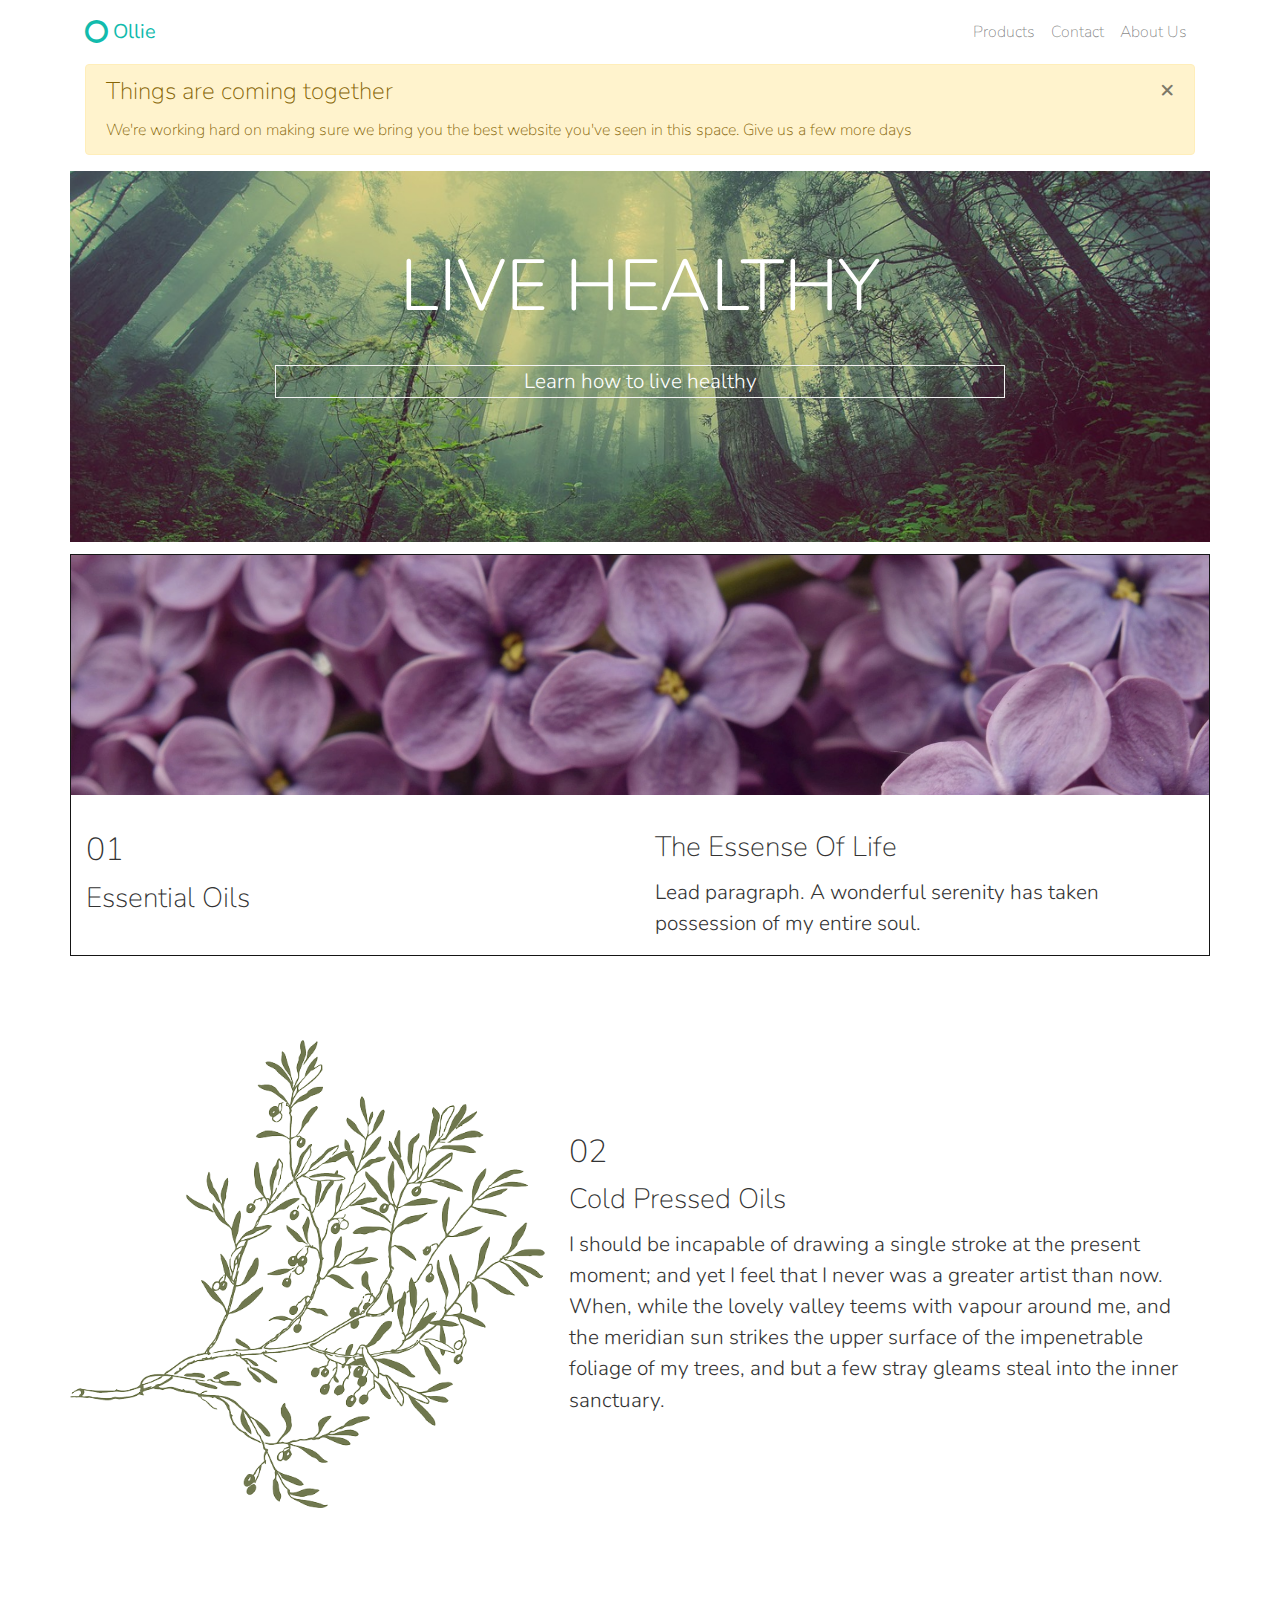
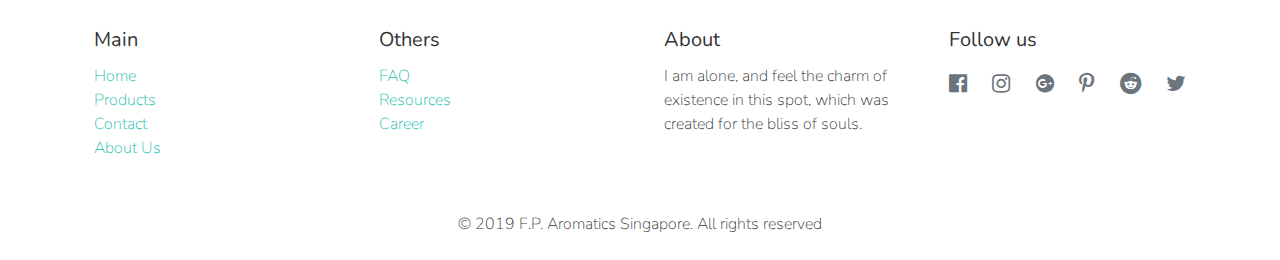
<file: default/index.html>
<!DOCTYPE html>
<html>

<head>
  <meta charset="utf-8">
  <meta name="viewport" content="width=device-width, initial-scale=1">
  <link rel="stylesheet" href="https://cdnjs.cloudflare.com/ajax/libs/font-awesome/4.7.0/css/font-awesome.min.css" type="text/css">
  <link rel="stylesheet" href="theme.css">
</head>

<body class="" style="">
  <nav class="navbar navbar-expand-lg navbar-light">
    <div class="container"> <a class="navbar-brand text-primary" href="#">
        <i class="fa d-inline fa-lg fa-circle-o"></i>
        <b> Ollie</b>
      </a> <button class="navbar-toggler navbar-toggler-right border-0" type="button" data-toggle="collapse" data-target="#navbar5">
        <span class="navbar-toggler-icon"></span>
      </button>
      <div class="collapse navbar-collapse" id="navbar5">
        <ul class="navbar-nav ml-auto">
          <li class="nav-item"> <a class="nav-link" href="product.html">Products</a> </li>
          <li class="nav-item"> <a class="nav-link" href="#">Contact</a> </li>
          <li class="nav-item"> <a class="nav-link" href="#">About Us</a> </li>
        </ul>
      </div>
    </div>
  </nav>
  <div class="">
    <div class="container">
      <div class="row">
        <div class="col-md-12">
          <div class="alert alert-warning" role="alert">
            <button type="button" class="close" data-dismiss="alert">×</button>
            <h4 class="alert-heading">Things are coming together</h4>
            <p class="mb-0">We're working hard on making sure we bring you the best website you've seen in this space. Give us a few more days</p>
          </div>
        </div>
      </div>
    </div>
  </div>
  <div class="text-center text-white align-items-center d-flex h-50" style="">
    <div class="container py-5" style="	background-image: url(&quot;images/hero-01.jpg&quot;);	background-position: center center;	background-size: cover;	background-repeat: repeat;">
      <div class="row">
        <div class="mx-auto col-lg-8 col-md-10">
          <h1 class="display-3 mb-4 text-uppercase">Live Healthy</h1>
          <p class="lead mb-5 border-light border">Learn how to live healthy</p>
        </div>
      </div>
    </div>
  </div>
  <div style="" class="d-flex align-items-center my-2">
    <div class="container border border-dark">
      <div class="row h-25" style="	background-position: top left;	background-size: 100%;	background-repeat: repeat;	min-height: 15rem;">
        <div class="col-md-12" style="	background-image: url(images/hero-02.jpg);	background-position: top left;	background-size: 100%;	background-repeat: repeat;"></div>
      </div>
      <div class="row">
        <div class="col-md-12">
          <div class="row h-25 pt-4">
            <div class="col-md-6">
              <h2 class="">01</h2>
              <h3 class="" contenteditable="true">Essential Oils</h3>
            </div>
            <div class="col-md-6">
              <h3 class="">The Essense Of Life</h3>
              <p class="lead">Lead paragraph. A wonderful serenity has taken possession of my entire soul.</p>
            </div>
          </div>
        </div>
      </div>
    </div>
  </div>
  <div class="py-5">
    <div class="container">
      <div class="row">
        <div class="p-0 col-lg-5 order-2 order-lg-1"> <img class="d-block img-fluid" src="images/hero-03.png"> </div>
        <div class="d-flex flex-column justify-content-center p-3 col-lg-7 order-1 order-lg-2">
          <h2 class="">02</h2>
          <h3 class="">Cold Pressed Oils</h3>
          <p class="lead mb-0">I should be incapable of drawing a single stroke at the present moment; and yet I feel that I never was a greater artist than now. When, while the lovely valley teems with vapour around me, and the meridian sun strikes the upper surface of the impenetrable foliage of my trees, and but a few stray gleams steal into the inner sanctuary.</p>
        </div>
      </div>
    </div>
  </div>
  <div class="py-3">
    <div class="container">
      <div class="row">
        <div class="col-lg-3 col-6 p-3">
          <h5> <b>Main</b> </h5>
          <ul class="list-unstyled">
            <li> <a href="#">Home</a> </li>
            <li> <a href="#">Products</a> </li>
            <li> <a href="#">Contact</a> </li>
            <li> <a href="#">About Us</a> </li>
          </ul>
        </div>
        <div class="col-lg-3 col-6 p-3">
          <h5> <b>Others</b> </h5>
          <ul class="list-unstyled">
            <li> <a href="#">FAQ</a> </li>
            <li> <a href="#">Resources</a> </li>
            <li> <a href="#">Career</a> </li>
          </ul>
        </div>
        <div class="col-lg-3 col-md-6 p-3">
          <h5> <b>About</b> </h5>
          <p class="mb-0"> I am alone, and feel the charm of existence in this spot, which was created for the bliss of souls.</p>
        </div>
        <div class="col-lg-3 col-md-6 p-3">
          <h5> <b>Follow us</b> </h5>
          <div class="row">
            <div class="col-md-12 d-flex align-items-center justify-content-between my-2"> <a href="#">
                <i class="d-block fa fa-facebook-official text-muted fa-lg mr-2"></i>
              </a> <a href="#">
                <i class="d-block fa fa-instagram text-muted fa-lg mx-2"></i>
              </a> <a href="#">
                <i class="d-block fa fa-google-plus-official text-muted fa-lg mx-2"></i>
              </a> <a href="#">
                <i class="d-block fa fa-pinterest-p text-muted fa-lg mx-2"></i>
              </a> <a href="#">
                <i class="d-block fa fa-reddit text-muted fa-lg mx-2"></i>
              </a> <a href="#">
                <i class="d-block fa fa-twitter text-muted fa-lg ml-2"></i>
              </a> </div>
          </div>
        </div>
      </div>
      <div class="row">
        <div class="col-md-12 text-center">
          <p class="mb-0 mt-2">© 2019 F.P. Aromatics Singapore. All rights reserved</p>
        </div>
      </div>
    </div>
  </div>
  <script src="https://code.jquery.com/jquery-3.3.1.slim.min.js" integrity="sha384-q8i/X+965DzO0rT7abK41JStQIAqVgRVzpbzo5smXKp4YfRvH+8abtTE1Pi6jizo" crossorigin="anonymous"></script>
  <script src="https://cdnjs.cloudflare.com/ajax/libs/popper.js/1.14.6/umd/popper.min.js" integrity="sha384-wHAiFfRlMFy6i5SRaxvfOCifBUQy1xHdJ/yoi7FRNXMRBu5WHdZYu1hA6ZOblgut" crossorigin="anonymous"></script>
  <script src="https://stackpath.bootstrapcdn.com/bootstrap/4.3.1/js/bootstrap.min.js" integrity="sha384-JjSmVgyd0p3pXB1rRibZUAYoIIy6OrQ6VrjIEaFf/nJGzIxFDsf4x0xIM+B07jRM" crossorigin="anonymous"></script>
</body>

</html>
</file>
<file: default/theme.css>
@import url("https://fonts.googleapis.com/css?family=Nunito:300,400&display=swap");
/*!
 * Bootstrap v4.3.1 (https://getbootstrap.com/)
 * Copyright 2011-2019 The Bootstrap Authors
 * Copyright 2011-2019 Twitter, Inc.
 * Licensed under MIT (https://github.com/twbs/bootstrap/blob/master/LICENSE)
 */
:root {
  --blue: #007bff;
  --indigo: #6610f2;
  --purple: #6f42c1;
  --pink: #e83e8c;
  --red: #dc3545;
  --orange: #fd7e14;
  --yellow: #ffc107;
  --green: #28a745;
  --teal: #20c997;
  --cyan: #17a2b8;
  --white: #fff;
  --gray: #6c757d;
  --gray-dark: #343a40;
  --primary: #12bbad;
  --secondary: #4f70ce;
  --success: #28a745;
  --info: #ccc;
  --warning: #ffc107;
  --danger: #dc3545;
  --light: #f3f3f3;
  --dark: #151515;
  --breakpoint-xs: 0;
  --breakpoint-sm: 576px;
  --breakpoint-md: 768px;
  --breakpoint-lg: 992px;
  --breakpoint-xl: 1200px;
  --font-family-sans-serif: -apple-system, BlinkMacSystemFont, "Segoe UI", Roboto, "Helvetica Neue", Arial, "Noto Sans", sans-serif, "Apple Color Emoji", "Segoe UI Emoji", "Segoe UI Symbol", "Noto Color Emoji";
  --font-family-monospace: SFMono-Regular, Menlo, Monaco, Consolas, "Liberation Mono", "Courier New", monospace; }

*,
*::before,
*::after {
  box-sizing: border-box; }

html {
  font-family: sans-serif;
  line-height: 1.15;
  -webkit-text-size-adjust: 100%;
  -webkit-tap-highlight-color: rgba(0, 0, 0, 0); }

article, aside, figcaption, figure, footer, header, hgroup, main, nav, section {
  display: block; }

body {
  margin: 0;
  font-family: "Nunito", sans-serif;
  font-size: 1rem;
  font-weight: 200;
  line-height: 1.5;
  color: #333;
  text-align: left;
  background-color: white; }

[tabindex="-1"]:focus {
  outline: 0 !important; }

hr {
  box-sizing: content-box;
  height: 0;
  overflow: visible; }

h1, h2, h3, h4, h5, h6 {
  margin-top: 0;
  margin-bottom: 0.75rem; }

p {
  margin-top: 0;
  margin-bottom: 1rem; }

abbr[title],
abbr[data-original-title] {
  text-decoration: underline;
  -webkit-text-decoration: underline dotted;
          text-decoration: underline dotted;
  cursor: help;
  border-bottom: 0;
  text-decoration-skip-ink: none; }

address {
  margin-bottom: 1rem;
  font-style: normal;
  line-height: inherit; }

ol,
ul,
dl {
  margin-top: 0;
  margin-bottom: 1rem; }

ol ol,
ul ul,
ol ul,
ul ol {
  margin-bottom: 0; }

dt {
  font-weight: 700; }

dd {
  margin-bottom: .5rem;
  margin-left: 0; }

blockquote {
  margin: 0 0 1rem; }

b,
strong {
  font-weight: bolder; }

small {
  font-size: 80%; }

sub,
sup {
  position: relative;
  font-size: 75%;
  line-height: 0;
  vertical-align: baseline; }

sub {
  bottom: -.25em; }

sup {
  top: -.5em; }

a {
  color: #12bbad;
  text-decoration: none;
  background-color: transparent; }
  a:hover {
    color: #0b756c;
    text-decoration: underline; }

a:not([href]):not([tabindex]) {
  color: inherit;
  text-decoration: none; }
  a:not([href]):not([tabindex]):hover, a:not([href]):not([tabindex]):focus {
    color: inherit;
    text-decoration: none; }
  a:not([href]):not([tabindex]):focus {
    outline: 0; }

pre,
code,
kbd,
samp {
  font-family: SFMono-Regular, Menlo, Monaco, Consolas, "Liberation Mono", "Courier New", monospace;
  font-size: 1em; }

pre {
  margin-top: 0;
  margin-bottom: 1rem;
  overflow: auto; }

figure {
  margin: 0 0 1rem; }

img {
  vertical-align: middle;
  border-style: none; }

svg {
  overflow: hidden;
  vertical-align: middle; }

table {
  border-collapse: collapse; }

caption {
  padding-top: 0.75rem;
  padding-bottom: 0.75rem;
  color: #6c757d;
  text-align: left;
  caption-side: bottom; }

th {
  text-align: inherit; }

label {
  display: inline-block;
  margin-bottom: 0.5rem; }

button {
  border-radius: 0; }

button:focus {
  outline: 1px dotted;
  outline: 5px auto -webkit-focus-ring-color; }

input,
button,
select,
optgroup,
textarea {
  margin: 0;
  font-family: inherit;
  font-size: inherit;
  line-height: inherit; }

button,
input {
  overflow: visible; }

button,
select {
  text-transform: none; }

select {
  word-wrap: normal; }

button,
[type="button"],
[type="reset"],
[type="submit"] {
  -webkit-appearance: button; }

button:not(:disabled),
[type="button"]:not(:disabled),
[type="reset"]:not(:disabled),
[type="submit"]:not(:disabled) {
  cursor: pointer; }

button::-moz-focus-inner,
[type="button"]::-moz-focus-inner,
[type="reset"]::-moz-focus-inner,
[type="submit"]::-moz-focus-inner {
  padding: 0;
  border-style: none; }

input[type="radio"],
input[type="checkbox"] {
  box-sizing: border-box;
  padding: 0; }

input[type="date"],
input[type="time"],
input[type="datetime-local"],
input[type="month"] {
  -webkit-appearance: listbox; }

textarea {
  overflow: auto;
  resize: vertical; }

fieldset {
  min-width: 0;
  padding: 0;
  margin: 0;
  border: 0; }

legend {
  display: block;
  width: 100%;
  max-width: 100%;
  padding: 0;
  margin-bottom: .5rem;
  font-size: 1.5rem;
  line-height: inherit;
  color: inherit;
  white-space: normal; }

progress {
  vertical-align: baseline; }

[type="number"]::-webkit-inner-spin-button,
[type="number"]::-webkit-outer-spin-button {
  height: auto; }

[type="search"] {
  outline-offset: -2px;
  -webkit-appearance: none; }

[type="search"]::-webkit-search-decoration {
  -webkit-appearance: none; }

::-webkit-file-upload-button {
  font: inherit;
  -webkit-appearance: button; }

output {
  display: inline-block; }

summary {
  display: list-item;
  cursor: pointer; }

template {
  display: none; }

[hidden] {
  display: none !important; }

h1, h2, h3, h4, h5, h6,
.h1, .h2, .h3, .h4, .h5, .h6 {
  margin-bottom: 0.75rem;
  font-family: "Nunito", sans-serif;
  font-weight: 200;
  line-height: 1.2; }

h1, .h1 {
  font-size: 2.5rem; }

h2, .h2 {
  font-size: 2rem; }

h3, .h3 {
  font-size: 1.75rem; }

h4, .h4 {
  font-size: 1.5rem; }

h5, .h5 {
  font-size: 1.25rem; }

h6, .h6 {
  font-size: 1rem; }

.lead {
  font-size: 1.3rem;
  font-weight: 300; }

.display-1 {
  font-size: 6rem;
  font-weight: 300;
  line-height: 1.2; }

.display-2 {
  font-size: 5.5rem;
  font-weight: 300;
  line-height: 1.2; }

.display-3 {
  font-size: 4.5rem;
  font-weight: 300;
  line-height: 1.2; }

.display-4 {
  font-size: 3.5rem;
  font-weight: 300;
  line-height: 1.2; }

hr {
  margin-top: 1.5rem;
  margin-bottom: 1.5rem;
  border: 0;
  border-top: 1px solid rgba(0, 0, 0, 0.1); }

small,
.small {
  font-size: 80%;
  font-weight: 200; }

mark,
.mark {
  padding: 0.2em;
  background-color: #fcf8e3; }

.list-unstyled {
  padding-left: 0;
  list-style: none; }

.list-inline {
  padding-left: 0;
  list-style: none; }

.list-inline-item {
  display: inline-block; }
  .list-inline-item:not(:last-child) {
    margin-right: 0.5rem; }

.initialism {
  font-size: 90%;
  text-transform: uppercase; }

.blockquote {
  margin-bottom: 1.5rem;
  font-size: 1.25rem; }

.blockquote-footer {
  display: block;
  font-size: 80%;
  color: #6c757d; }
  .blockquote-footer::before {
    content: "\2014\00A0"; }

.img-fluid {
  max-width: 100%;
  height: auto; }

.img-thumbnail {
  padding: 0.25rem;
  background-color: white;
  border: 1px solid #dee2e6;
  border-radius: 0.25rem;
  box-shadow: 0 1px 2px rgba(0, 0, 0, 0.075);
  max-width: 100%;
  height: auto; }

.figure {
  display: inline-block; }

.figure-img {
  margin-bottom: 0.75rem;
  line-height: 1; }

.figure-caption {
  font-size: 90%;
  color: #6c757d; }

code {
  font-size: 87.5%;
  color: #e83e8c;
  word-break: break-word; }
  a > code {
    color: inherit; }

kbd {
  padding: 0.2rem 0.4rem;
  font-size: 87.5%;
  color: #fff;
  background-color: #212529;
  border-radius: 0.2rem;
  box-shadow: inset 0 -0.1rem 0 rgba(0, 0, 0, 0.25); }
  kbd kbd {
    padding: 0;
    font-size: 100%;
    font-weight: 700;
    box-shadow: none; }

pre {
  display: block;
  font-size: 87.5%;
  color: #212529; }
  pre code {
    font-size: inherit;
    color: inherit;
    word-break: normal; }

.pre-scrollable {
  max-height: 340px;
  overflow-y: scroll; }

.container {
  width: 100%;
  padding-right: 15px;
  padding-left: 15px;
  margin-right: auto;
  margin-left: auto; }
  @media (min-width: 576px) {
    .container {
      max-width: 540px; } }
  @media (min-width: 768px) {
    .container {
      max-width: 720px; } }
  @media (min-width: 992px) {
    .container {
      max-width: 960px; } }
  @media (min-width: 1200px) {
    .container {
      max-width: 1140px; } }

.container-fluid {
  width: 100%;
  padding-right: 15px;
  padding-left: 15px;
  margin-right: auto;
  margin-left: auto; }

.row {
  display: flex;
  flex-wrap: wrap;
  margin-right: -15px;
  margin-left: -15px; }

.no-gutters {
  margin-right: 0;
  margin-left: 0; }
  .no-gutters > .col,
  .no-gutters > [class*="col-"] {
    padding-right: 0;
    padding-left: 0; }

.col-1, .col-2, .col-3, .col-4, .col-5, .col-6, .col-7, .col-8, .col-9, .col-10, .col-11, .col-12, .col,
.col-auto, .col-sm-1, .col-sm-2, .col-sm-3, .col-sm-4, .col-sm-5, .col-sm-6, .col-sm-7, .col-sm-8, .col-sm-9, .col-sm-10, .col-sm-11, .col-sm-12, .col-sm,
.col-sm-auto, .col-md-1, .col-md-2, .col-md-3, .col-md-4, .col-md-5, .col-md-6, .col-md-7, .col-md-8, .col-md-9, .col-md-10, .col-md-11, .col-md-12, .col-md,
.col-md-auto, .col-lg-1, .col-lg-2, .col-lg-3, .col-lg-4, .col-lg-5, .col-lg-6, .col-lg-7, .col-lg-8, .col-lg-9, .col-lg-10, .col-lg-11, .col-lg-12, .col-lg,
.col-lg-auto, .col-xl-1, .col-xl-2, .col-xl-3, .col-xl-4, .col-xl-5, .col-xl-6, .col-xl-7, .col-xl-8, .col-xl-9, .col-xl-10, .col-xl-11, .col-xl-12, .col-xl,
.col-xl-auto {
  position: relative;
  width: 100%;
  padding-right: 15px;
  padding-left: 15px; }

.col {
  flex-basis: 0;
  flex-grow: 1;
  max-width: 100%; }

.col-auto {
  flex: 0 0 auto;
  width: auto;
  max-width: 100%; }

.col-1 {
  flex: 0 0 8.33333%;
  max-width: 8.33333%; }

.col-2 {
  flex: 0 0 16.66667%;
  max-width: 16.66667%; }

.col-3 {
  flex: 0 0 25%;
  max-width: 25%; }

.col-4 {
  flex: 0 0 33.33333%;
  max-width: 33.33333%; }

.col-5 {
  flex: 0 0 41.66667%;
  max-width: 41.66667%; }

.col-6 {
  flex: 0 0 50%;
  max-width: 50%; }

.col-7 {
  flex: 0 0 58.33333%;
  max-width: 58.33333%; }

.col-8 {
  flex: 0 0 66.66667%;
  max-width: 66.66667%; }

.col-9 {
  flex: 0 0 75%;
  max-width: 75%; }

.col-10 {
  flex: 0 0 83.33333%;
  max-width: 83.33333%; }

.col-11 {
  flex: 0 0 91.66667%;
  max-width: 91.66667%; }

.col-12 {
  flex: 0 0 100%;
  max-width: 100%; }

.order-first {
  order: -1; }

.order-last {
  order: 13; }

.order-0 {
  order: 0; }

.order-1 {
  order: 1; }

.order-2 {
  order: 2; }

.order-3 {
  order: 3; }

.order-4 {
  order: 4; }

.order-5 {
  order: 5; }

.order-6 {
  order: 6; }

.order-7 {
  order: 7; }

.order-8 {
  order: 8; }

.order-9 {
  order: 9; }

.order-10 {
  order: 10; }

.order-11 {
  order: 11; }

.order-12 {
  order: 12; }

.offset-1 {
  margin-left: 8.33333%; }

.offset-2 {
  margin-left: 16.66667%; }

.offset-3 {
  margin-left: 25%; }

.offset-4 {
  margin-left: 33.33333%; }

.offset-5 {
  margin-left: 41.66667%; }

.offset-6 {
  margin-left: 50%; }

.offset-7 {
  margin-left: 58.33333%; }

.offset-8 {
  margin-left: 66.66667%; }

.offset-9 {
  margin-left: 75%; }

.offset-10 {
  margin-left: 83.33333%; }

.offset-11 {
  margin-left: 91.66667%; }

@media (min-width: 576px) {
  .col-sm {
    flex-basis: 0;
    flex-grow: 1;
    max-width: 100%; }
  .col-sm-auto {
    flex: 0 0 auto;
    width: auto;
    max-width: 100%; }
  .col-sm-1 {
    flex: 0 0 8.33333%;
    max-width: 8.33333%; }
  .col-sm-2 {
    flex: 0 0 16.66667%;
    max-width: 16.66667%; }
  .col-sm-3 {
    flex: 0 0 25%;
    max-width: 25%; }
  .col-sm-4 {
    flex: 0 0 33.33333%;
    max-width: 33.33333%; }
  .col-sm-5 {
    flex: 0 0 41.66667%;
    max-width: 41.66667%; }
  .col-sm-6 {
    flex: 0 0 50%;
    max-width: 50%; }
  .col-sm-7 {
    flex: 0 0 58.33333%;
    max-width: 58.33333%; }
  .col-sm-8 {
    flex: 0 0 66.66667%;
    max-width: 66.66667%; }
  .col-sm-9 {
    flex: 0 0 75%;
    max-width: 75%; }
  .col-sm-10 {
    flex: 0 0 83.33333%;
    max-width: 83.33333%; }
  .col-sm-11 {
    flex: 0 0 91.66667%;
    max-width: 91.66667%; }
  .col-sm-12 {
    flex: 0 0 100%;
    max-width: 100%; }
  .order-sm-first {
    order: -1; }
  .order-sm-last {
    order: 13; }
  .order-sm-0 {
    order: 0; }
  .order-sm-1 {
    order: 1; }
  .order-sm-2 {
    order: 2; }
  .order-sm-3 {
    order: 3; }
  .order-sm-4 {
    order: 4; }
  .order-sm-5 {
    order: 5; }
  .order-sm-6 {
    order: 6; }
  .order-sm-7 {
    order: 7; }
  .order-sm-8 {
    order: 8; }
  .order-sm-9 {
    order: 9; }
  .order-sm-10 {
    order: 10; }
  .order-sm-11 {
    order: 11; }
  .order-sm-12 {
    order: 12; }
  .offset-sm-0 {
    margin-left: 0; }
  .offset-sm-1 {
    margin-left: 8.33333%; }
  .offset-sm-2 {
    margin-left: 16.66667%; }
  .offset-sm-3 {
    margin-left: 25%; }
  .offset-sm-4 {
    margin-left: 33.33333%; }
  .offset-sm-5 {
    margin-left: 41.66667%; }
  .offset-sm-6 {
    margin-left: 50%; }
  .offset-sm-7 {
    margin-left: 58.33333%; }
  .offset-sm-8 {
    margin-left: 66.66667%; }
  .offset-sm-9 {
    margin-left: 75%; }
  .offset-sm-10 {
    margin-left: 83.33333%; }
  .offset-sm-11 {
    margin-left: 91.66667%; } }

@media (min-width: 768px) {
  .col-md {
    flex-basis: 0;
    flex-grow: 1;
    max-width: 100%; }
  .col-md-auto {
    flex: 0 0 auto;
    width: auto;
    max-width: 100%; }
  .col-md-1 {
    flex: 0 0 8.33333%;
    max-width: 8.33333%; }
  .col-md-2 {
    flex: 0 0 16.66667%;
    max-width: 16.66667%; }
  .col-md-3 {
    flex: 0 0 25%;
    max-width: 25%; }
  .col-md-4 {
    flex: 0 0 33.33333%;
    max-width: 33.33333%; }
  .col-md-5 {
    flex: 0 0 41.66667%;
    max-width: 41.66667%; }
  .col-md-6 {
    flex: 0 0 50%;
    max-width: 50%; }
  .col-md-7 {
    flex: 0 0 58.33333%;
    max-width: 58.33333%; }
  .col-md-8 {
    flex: 0 0 66.66667%;
    max-width: 66.66667%; }
  .col-md-9 {
    flex: 0 0 75%;
    max-width: 75%; }
  .col-md-10 {
    flex: 0 0 83.33333%;
    max-width: 83.33333%; }
  .col-md-11 {
    flex: 0 0 91.66667%;
    max-width: 91.66667%; }
  .col-md-12 {
    flex: 0 0 100%;
    max-width: 100%; }
  .order-md-first {
    order: -1; }
  .order-md-last {
    order: 13; }
  .order-md-0 {
    order: 0; }
  .order-md-1 {
    order: 1; }
  .order-md-2 {
    order: 2; }
  .order-md-3 {
    order: 3; }
  .order-md-4 {
    order: 4; }
  .order-md-5 {
    order: 5; }
  .order-md-6 {
    order: 6; }
  .order-md-7 {
    order: 7; }
  .order-md-8 {
    order: 8; }
  .order-md-9 {
    order: 9; }
  .order-md-10 {
    order: 10; }
  .order-md-11 {
    order: 11; }
  .order-md-12 {
    order: 12; }
  .offset-md-0 {
    margin-left: 0; }
  .offset-md-1 {
    margin-left: 8.33333%; }
  .offset-md-2 {
    margin-left: 16.66667%; }
  .offset-md-3 {
    margin-left: 25%; }
  .offset-md-4 {
    margin-left: 33.33333%; }
  .offset-md-5 {
    margin-left: 41.66667%; }
  .offset-md-6 {
    margin-left: 50%; }
  .offset-md-7 {
    margin-left: 58.33333%; }
  .offset-md-8 {
    margin-left: 66.66667%; }
  .offset-md-9 {
    margin-left: 75%; }
  .offset-md-10 {
    margin-left: 83.33333%; }
  .offset-md-11 {
    margin-left: 91.66667%; } }

@media (min-width: 992px) {
  .col-lg {
    flex-basis: 0;
    flex-grow: 1;
    max-width: 100%; }
  .col-lg-auto {
    flex: 0 0 auto;
    width: auto;
    max-width: 100%; }
  .col-lg-1 {
    flex: 0 0 8.33333%;
    max-width: 8.33333%; }
  .col-lg-2 {
    flex: 0 0 16.66667%;
    max-width: 16.66667%; }
  .col-lg-3 {
    flex: 0 0 25%;
    max-width: 25%; }
  .col-lg-4 {
    flex: 0 0 33.33333%;
    max-width: 33.33333%; }
  .col-lg-5 {
    flex: 0 0 41.66667%;
    max-width: 41.66667%; }
  .col-lg-6 {
    flex: 0 0 50%;
    max-width: 50%; }
  .col-lg-7 {
    flex: 0 0 58.33333%;
    max-width: 58.33333%; }
  .col-lg-8 {
    flex: 0 0 66.66667%;
    max-width: 66.66667%; }
  .col-lg-9 {
    flex: 0 0 75%;
    max-width: 75%; }
  .col-lg-10 {
    flex: 0 0 83.33333%;
    max-width: 83.33333%; }
  .col-lg-11 {
    flex: 0 0 91.66667%;
    max-width: 91.66667%; }
  .col-lg-12 {
    flex: 0 0 100%;
    max-width: 100%; }
  .order-lg-first {
    order: -1; }
  .order-lg-last {
    order: 13; }
  .order-lg-0 {
    order: 0; }
  .order-lg-1 {
    order: 1; }
  .order-lg-2 {
    order: 2; }
  .order-lg-3 {
    order: 3; }
  .order-lg-4 {
    order: 4; }
  .order-lg-5 {
    order: 5; }
  .order-lg-6 {
    order: 6; }
  .order-lg-7 {
    order: 7; }
  .order-lg-8 {
    order: 8; }
  .order-lg-9 {
    order: 9; }
  .order-lg-10 {
    order: 10; }
  .order-lg-11 {
    order: 11; }
  .order-lg-12 {
    order: 12; }
  .offset-lg-0 {
    margin-left: 0; }
  .offset-lg-1 {
    margin-left: 8.33333%; }
  .offset-lg-2 {
    margin-left: 16.66667%; }
  .offset-lg-3 {
    margin-left: 25%; }
  .offset-lg-4 {
    margin-left: 33.33333%; }
  .offset-lg-5 {
    margin-left: 41.66667%; }
  .offset-lg-6 {
    margin-left: 50%; }
  .offset-lg-7 {
    margin-left: 58.33333%; }
  .offset-lg-8 {
    margin-left: 66.66667%; }
  .offset-lg-9 {
    margin-left: 75%; }
  .offset-lg-10 {
    margin-left: 83.33333%; }
  .offset-lg-11 {
    margin-left: 91.66667%; } }

@media (min-width: 1200px) {
  .col-xl {
    flex-basis: 0;
    flex-grow: 1;
    max-width: 100%; }
  .col-xl-auto {
    flex: 0 0 auto;
    width: auto;
    max-width: 100%; }
  .col-xl-1 {
    flex: 0 0 8.33333%;
    max-width: 8.33333%; }
  .col-xl-2 {
    flex: 0 0 16.66667%;
    max-width: 16.66667%; }
  .col-xl-3 {
    flex: 0 0 25%;
    max-width: 25%; }
  .col-xl-4 {
    flex: 0 0 33.33333%;
    max-width: 33.33333%; }
  .col-xl-5 {
    flex: 0 0 41.66667%;
    max-width: 41.66667%; }
  .col-xl-6 {
    flex: 0 0 50%;
    max-width: 50%; }
  .col-xl-7 {
    flex: 0 0 58.33333%;
    max-width: 58.33333%; }
  .col-xl-8 {
    flex: 0 0 66.66667%;
    max-width: 66.66667%; }
  .col-xl-9 {
    flex: 0 0 75%;
    max-width: 75%; }
  .col-xl-10 {
    flex: 0 0 83.33333%;
    max-width: 83.33333%; }
  .col-xl-11 {
    flex: 0 0 91.66667%;
    max-width: 91.66667%; }
  .col-xl-12 {
    flex: 0 0 100%;
    max-width: 100%; }
  .order-xl-first {
    order: -1; }
  .order-xl-last {
    order: 13; }
  .order-xl-0 {
    order: 0; }
  .order-xl-1 {
    order: 1; }
  .order-xl-2 {
    order: 2; }
  .order-xl-3 {
    order: 3; }
  .order-xl-4 {
    order: 4; }
  .order-xl-5 {
    order: 5; }
  .order-xl-6 {
    order: 6; }
  .order-xl-7 {
    order: 7; }
  .order-xl-8 {
    order: 8; }
  .order-xl-9 {
    order: 9; }
  .order-xl-10 {
    order: 10; }
  .order-xl-11 {
    order: 11; }
  .order-xl-12 {
    order: 12; }
  .offset-xl-0 {
    margin-left: 0; }
  .offset-xl-1 {
    margin-left: 8.33333%; }
  .offset-xl-2 {
    margin-left: 16.66667%; }
  .offset-xl-3 {
    margin-left: 25%; }
  .offset-xl-4 {
    margin-left: 33.33333%; }
  .offset-xl-5 {
    margin-left: 41.66667%; }
  .offset-xl-6 {
    margin-left: 50%; }
  .offset-xl-7 {
    margin-left: 58.33333%; }
  .offset-xl-8 {
    margin-left: 66.66667%; }
  .offset-xl-9 {
    margin-left: 75%; }
  .offset-xl-10 {
    margin-left: 83.33333%; }
  .offset-xl-11 {
    margin-left: 91.66667%; } }

.table {
  width: 100%;
  margin-bottom: 1.5rem;
  color: #333; }
  .table th,
  .table td {
    padding: 0.75rem;
    vertical-align: top;
    border-top: 1px solid #dee2e6; }
  .table thead th {
    vertical-align: bottom;
    border-bottom: 2px solid #dee2e6; }
  .table tbody + tbody {
    border-top: 2px solid #dee2e6; }

.table-sm th,
.table-sm td {
  padding: 0.3rem; }

.table-bordered {
  border: 1px solid #dee2e6; }
  .table-bordered th,
  .table-bordered td {
    border: 1px solid #dee2e6; }
  .table-bordered thead th,
  .table-bordered thead td {
    border-bottom-width: 2px; }

.table-borderless th,
.table-borderless td,
.table-borderless thead th,
.table-borderless tbody + tbody {
  border: 0; }

.table-striped tbody tr:nth-of-type(odd) {
  background-color: rgba(0, 0, 0, 0.05); }

.table-hover tbody tr:hover {
  color: #333;
  background-color: rgba(0, 0, 0, 0.075); }

.table-primary,
.table-primary > th,
.table-primary > td {
  background-color: #bdece8; }

.table-primary th,
.table-primary td,
.table-primary thead th,
.table-primary tbody + tbody {
  border-color: #84dcd4; }

.table-hover .table-primary:hover {
  background-color: #a9e6e1; }
  .table-hover .table-primary:hover > td,
  .table-hover .table-primary:hover > th {
    background-color: #a9e6e1; }

.table-secondary,
.table-secondary > th,
.table-secondary > td {
  background-color: #ced7f1; }

.table-secondary th,
.table-secondary td,
.table-secondary thead th,
.table-secondary tbody + tbody {
  border-color: #a3b5e6; }

.table-hover .table-secondary:hover {
  background-color: #bac7eb; }
  .table-hover .table-secondary:hover > td,
  .table-hover .table-secondary:hover > th {
    background-color: #bac7eb; }

.table-success,
.table-success > th,
.table-success > td {
  background-color: #c3e6cb; }

.table-success th,
.table-success td,
.table-success thead th,
.table-success tbody + tbody {
  border-color: #8fd19e; }

.table-hover .table-success:hover {
  background-color: #b1dfbb; }
  .table-hover .table-success:hover > td,
  .table-hover .table-success:hover > th {
    background-color: #b1dfbb; }

.table-info,
.table-info > th,
.table-info > td {
  background-color: #f1f1f1; }

.table-info th,
.table-info td,
.table-info thead th,
.table-info tbody + tbody {
  border-color: #e4e4e4; }

.table-hover .table-info:hover {
  background-color: #e4e4e4; }
  .table-hover .table-info:hover > td,
  .table-hover .table-info:hover > th {
    background-color: #e4e4e4; }

.table-warning,
.table-warning > th,
.table-warning > td {
  background-color: #ffeeba; }

.table-warning th,
.table-warning td,
.table-warning thead th,
.table-warning tbody + tbody {
  border-color: #ffdf7e; }

.table-hover .table-warning:hover {
  background-color: #ffe8a1; }
  .table-hover .table-warning:hover > td,
  .table-hover .table-warning:hover > th {
    background-color: #ffe8a1; }

.table-danger,
.table-danger > th,
.table-danger > td {
  background-color: #f5c6cb; }

.table-danger th,
.table-danger td,
.table-danger thead th,
.table-danger tbody + tbody {
  border-color: #ed969e; }

.table-hover .table-danger:hover {
  background-color: #f1b0b7; }
  .table-hover .table-danger:hover > td,
  .table-hover .table-danger:hover > th {
    background-color: #f1b0b7; }

.table-light,
.table-light > th,
.table-light > td {
  background-color: #fcfcfc; }

.table-light th,
.table-light td,
.table-light thead th,
.table-light tbody + tbody {
  border-color: #f9f9f9; }

.table-hover .table-light:hover {
  background-color: #efefef; }
  .table-hover .table-light:hover > td,
  .table-hover .table-light:hover > th {
    background-color: #efefef; }

.table-dark,
.table-dark > th,
.table-dark > td {
  background-color: #bdbdbd; }

.table-dark th,
.table-dark td,
.table-dark thead th,
.table-dark tbody + tbody {
  border-color: #858585; }

.table-hover .table-dark:hover {
  background-color: #b0b0b0; }
  .table-hover .table-dark:hover > td,
  .table-hover .table-dark:hover > th {
    background-color: #b0b0b0; }

.table-active,
.table-active > th,
.table-active > td {
  background-color: rgba(0, 0, 0, 0.075); }

.table-hover .table-active:hover {
  background-color: rgba(0, 0, 0, 0.075); }
  .table-hover .table-active:hover > td,
  .table-hover .table-active:hover > th {
    background-color: rgba(0, 0, 0, 0.075); }

.table .thead-dark th {
  color: #fff;
  background-color: #343a40;
  border-color: #454d55; }

.table .thead-light th {
  color: #495057;
  background-color: #e9ecef;
  border-color: #dee2e6; }

.table-dark {
  color: #fff;
  background-color: #343a40; }
  .table-dark th,
  .table-dark td,
  .table-dark thead th {
    border-color: #454d55; }
  .table-dark.table-bordered {
    border: 0; }
  .table-dark.table-striped tbody tr:nth-of-type(odd) {
    background-color: rgba(255, 255, 255, 0.05); }
  .table-dark.table-hover tbody tr:hover {
    color: #fff;
    background-color: rgba(255, 255, 255, 0.075); }

@media (max-width: 575.98px) {
  .table-responsive-sm {
    display: block;
    width: 100%;
    overflow-x: auto;
    -webkit-overflow-scrolling: touch; }
    .table-responsive-sm > .table-bordered {
      border: 0; } }

@media (max-width: 767.98px) {
  .table-responsive-md {
    display: block;
    width: 100%;
    overflow-x: auto;
    -webkit-overflow-scrolling: touch; }
    .table-responsive-md > .table-bordered {
      border: 0; } }

@media (max-width: 991.98px) {
  .table-responsive-lg {
    display: block;
    width: 100%;
    overflow-x: auto;
    -webkit-overflow-scrolling: touch; }
    .table-responsive-lg > .table-bordered {
      border: 0; } }

@media (max-width: 1199.98px) {
  .table-responsive-xl {
    display: block;
    width: 100%;
    overflow-x: auto;
    -webkit-overflow-scrolling: touch; }
    .table-responsive-xl > .table-bordered {
      border: 0; } }

.table-responsive {
  display: block;
  width: 100%;
  overflow-x: auto;
  -webkit-overflow-scrolling: touch; }
  .table-responsive > .table-bordered {
    border: 0; }

.form-control {
  display: block;
  width: 100%;
  height: calc(1.5em + 0.75rem + 2px);
  padding: 0.375rem 0.75rem;
  font-size: 1rem;
  font-weight: 200;
  line-height: 1.5;
  color: #495057;
  background-color: #fff;
  background-clip: padding-box;
  border: 1px solid #ced4da;
  border-radius: 0.25rem;
  box-shadow: inset 0 1px 1px rgba(0, 0, 0, 0.075);
  transition: border-color 0.15s ease-in-out, box-shadow 0.15s ease-in-out; }
  @media (prefers-reduced-motion: reduce) {
    .form-control {
      transition: none; } }
  .form-control::-ms-expand {
    background-color: transparent;
    border: 0; }
  .form-control:focus {
    color: #495057;
    background-color: #fff;
    border-color: #5defe3;
    outline: 0;
    box-shadow: inset 0 1px 1px rgba(0, 0, 0, 0.075), 0 0 0 0.2rem rgba(18, 187, 173, 0.25); }
  .form-control::-webkit-input-placeholder {
    color: #6c757d;
    opacity: 1; }
  .form-control:-ms-input-placeholder {
    color: #6c757d;
    opacity: 1; }
  .form-control::-ms-input-placeholder {
    color: #6c757d;
    opacity: 1; }
  .form-control::placeholder {
    color: #6c757d;
    opacity: 1; }
  .form-control:disabled, .form-control[readonly] {
    background-color: #e9ecef;
    opacity: 1; }

select.form-control:focus::-ms-value {
  color: #495057;
  background-color: #fff; }

.form-control-file,
.form-control-range {
  display: block;
  width: 100%; }

.col-form-label {
  padding-top: calc(0.375rem + 1px);
  padding-bottom: calc(0.375rem + 1px);
  margin-bottom: 0;
  font-size: inherit;
  line-height: 1.5; }

.col-form-label-lg {
  padding-top: calc(0.5rem + 1px);
  padding-bottom: calc(0.5rem + 1px);
  font-size: 1.25rem;
  line-height: 1.5; }

.col-form-label-sm {
  padding-top: calc(0.25rem + 1px);
  padding-bottom: calc(0.25rem + 1px);
  font-size: 0.875rem;
  line-height: 1.5; }

.form-control-plaintext {
  display: block;
  width: 100%;
  padding-top: 0.375rem;
  padding-bottom: 0.375rem;
  margin-bottom: 0;
  line-height: 1.5;
  color: #333;
  background-color: transparent;
  border: solid transparent;
  border-width: 1px 0; }
  .form-control-plaintext.form-control-sm, .form-control-plaintext.form-control-lg {
    padding-right: 0;
    padding-left: 0; }

.form-control-sm {
  height: calc(1.5em + 0.5rem + 2px);
  padding: 0.25rem 0.5rem;
  font-size: 0.875rem;
  line-height: 1.5;
  border-radius: 0.2rem; }

.form-control-lg {
  height: calc(1.5em + 1rem + 2px);
  padding: 0.5rem 1rem;
  font-size: 1.25rem;
  line-height: 1.5;
  border-radius: 0.3rem; }

select.form-control[size], select.form-control[multiple] {
  height: auto; }

textarea.form-control {
  height: auto; }

.form-group {
  margin-bottom: 1rem; }

.form-text {
  display: block;
  margin-top: 0.25rem; }

.form-row {
  display: flex;
  flex-wrap: wrap;
  margin-right: -5px;
  margin-left: -5px; }
  .form-row > .col,
  .form-row > [class*="col-"] {
    padding-right: 5px;
    padding-left: 5px; }

.form-check {
  position: relative;
  display: block;
  padding-left: 1.25rem; }

.form-check-input {
  position: absolute;
  margin-top: 0.3rem;
  margin-left: -1.25rem; }
  .form-check-input:disabled ~ .form-check-label {
    color: #6c757d; }

.form-check-label {
  margin-bottom: 0; }

.form-check-inline {
  display: inline-flex;
  align-items: center;
  padding-left: 0;
  margin-right: 0.75rem; }
  .form-check-inline .form-check-input {
    position: static;
    margin-top: 0;
    margin-right: 0.3125rem;
    margin-left: 0; }

.valid-feedback {
  display: none;
  width: 100%;
  margin-top: 0.25rem;
  font-size: 80%;
  color: #28a745; }

.valid-tooltip {
  position: absolute;
  top: 100%;
  z-index: 5;
  display: none;
  max-width: 100%;
  padding: 0.25rem 0.5rem;
  margin-top: .1rem;
  font-size: 0.875rem;
  line-height: 1.5;
  color: #fff;
  background-color: rgba(40, 167, 69, 0.9);
  border-radius: 0.25rem; }

.was-validated .form-control:valid, .form-control.is-valid {
  border-color: #28a745;
  padding-right: calc(1.5em + 0.75rem);
  background-image: url("data:image/svg+xml,%3csvg xmlns='http://www.w3.org/2000/svg' viewBox='0 0 8 8'%3e%3cpath fill='%2328a745' d='M2.3 6.73L.6 4.53c-.4-1.04.46-1.4 1.1-.8l1.1 1.4 3.4-3.8c.6-.63 1.6-.27 1.2.7l-4 4.6c-.43.5-.8.4-1.1.1z'/%3e%3c/svg%3e");
  background-repeat: no-repeat;
  background-position: center right calc(0.375em + 0.1875rem);
  background-size: calc(0.75em + 0.375rem) calc(0.75em + 0.375rem); }
  .was-validated .form-control:valid:focus, .form-control.is-valid:focus {
    border-color: #28a745;
    box-shadow: 0 0 0 0.2rem rgba(40, 167, 69, 0.25); }
  .was-validated .form-control:valid ~ .valid-feedback,
  .was-validated .form-control:valid ~ .valid-tooltip, .form-control.is-valid ~ .valid-feedback,
  .form-control.is-valid ~ .valid-tooltip {
    display: block; }

.was-validated textarea.form-control:valid, textarea.form-control.is-valid {
  padding-right: calc(1.5em + 0.75rem);
  background-position: top calc(0.375em + 0.1875rem) right calc(0.375em + 0.1875rem); }

.was-validated .custom-select:valid, .custom-select.is-valid {
  border-color: #28a745;
  padding-right: calc((1em + 0.75rem) * 3 / 4 + 1.75rem);
  background: url("data:image/svg+xml,%3csvg xmlns='http://www.w3.org/2000/svg' viewBox='0 0 4 5'%3e%3cpath fill='%23343a40' d='M2 0L0 2h4zm0 5L0 3h4z'/%3e%3c/svg%3e") no-repeat right 0.75rem center/8px 10px, url("data:image/svg+xml,%3csvg xmlns='http://www.w3.org/2000/svg' viewBox='0 0 8 8'%3e%3cpath fill='%2328a745' d='M2.3 6.73L.6 4.53c-.4-1.04.46-1.4 1.1-.8l1.1 1.4 3.4-3.8c.6-.63 1.6-.27 1.2.7l-4 4.6c-.43.5-.8.4-1.1.1z'/%3e%3c/svg%3e") #fff no-repeat center right 1.75rem/calc(0.75em + 0.375rem) calc(0.75em + 0.375rem); }
  .was-validated .custom-select:valid:focus, .custom-select.is-valid:focus {
    border-color: #28a745;
    box-shadow: 0 0 0 0.2rem rgba(40, 167, 69, 0.25); }
  .was-validated .custom-select:valid ~ .valid-feedback,
  .was-validated .custom-select:valid ~ .valid-tooltip, .custom-select.is-valid ~ .valid-feedback,
  .custom-select.is-valid ~ .valid-tooltip {
    display: block; }

.was-validated .form-control-file:valid ~ .valid-feedback,
.was-validated .form-control-file:valid ~ .valid-tooltip, .form-control-file.is-valid ~ .valid-feedback,
.form-control-file.is-valid ~ .valid-tooltip {
  display: block; }

.was-validated .form-check-input:valid ~ .form-check-label, .form-check-input.is-valid ~ .form-check-label {
  color: #28a745; }

.was-validated .form-check-input:valid ~ .valid-feedback,
.was-validated .form-check-input:valid ~ .valid-tooltip, .form-check-input.is-valid ~ .valid-feedback,
.form-check-input.is-valid ~ .valid-tooltip {
  display: block; }

.was-validated .custom-control-input:valid ~ .custom-control-label, .custom-control-input.is-valid ~ .custom-control-label {
  color: #28a745; }
  .was-validated .custom-control-input:valid ~ .custom-control-label::before, .custom-control-input.is-valid ~ .custom-control-label::before {
    border-color: #28a745; }

.was-validated .custom-control-input:valid ~ .valid-feedback,
.was-validated .custom-control-input:valid ~ .valid-tooltip, .custom-control-input.is-valid ~ .valid-feedback,
.custom-control-input.is-valid ~ .valid-tooltip {
  display: block; }

.was-validated .custom-control-input:valid:checked ~ .custom-control-label::before, .custom-control-input.is-valid:checked ~ .custom-control-label::before {
  border-color: #34ce57;
  background-color: #34ce57; }

.was-validated .custom-control-input:valid:focus ~ .custom-control-label::before, .custom-control-input.is-valid:focus ~ .custom-control-label::before {
  box-shadow: 0 0 0 0.2rem rgba(40, 167, 69, 0.25); }

.was-validated .custom-control-input:valid:focus:not(:checked) ~ .custom-control-label::before, .custom-control-input.is-valid:focus:not(:checked) ~ .custom-control-label::before {
  border-color: #28a745; }

.was-validated .custom-file-input:valid ~ .custom-file-label, .custom-file-input.is-valid ~ .custom-file-label {
  border-color: #28a745; }

.was-validated .custom-file-input:valid ~ .valid-feedback,
.was-validated .custom-file-input:valid ~ .valid-tooltip, .custom-file-input.is-valid ~ .valid-feedback,
.custom-file-input.is-valid ~ .valid-tooltip {
  display: block; }

.was-validated .custom-file-input:valid:focus ~ .custom-file-label, .custom-file-input.is-valid:focus ~ .custom-file-label {
  border-color: #28a745;
  box-shadow: 0 0 0 0.2rem rgba(40, 167, 69, 0.25); }

.invalid-feedback {
  display: none;
  width: 100%;
  margin-top: 0.25rem;
  font-size: 80%;
  color: #dc3545; }

.invalid-tooltip {
  position: absolute;
  top: 100%;
  z-index: 5;
  display: none;
  max-width: 100%;
  padding: 0.25rem 0.5rem;
  margin-top: .1rem;
  font-size: 0.875rem;
  line-height: 1.5;
  color: #fff;
  background-color: rgba(220, 53, 69, 0.9);
  border-radius: 0.25rem; }

.was-validated .form-control:invalid, .form-control.is-invalid {
  border-color: #dc3545;
  padding-right: calc(1.5em + 0.75rem);
  background-image: url("data:image/svg+xml,%3csvg xmlns='http://www.w3.org/2000/svg' fill='%23dc3545' viewBox='-2 -2 7 7'%3e%3cpath stroke='%23dc3545' d='M0 0l3 3m0-3L0 3'/%3e%3ccircle r='.5'/%3e%3ccircle cx='3' r='.5'/%3e%3ccircle cy='3' r='.5'/%3e%3ccircle cx='3' cy='3' r='.5'/%3e%3c/svg%3E");
  background-repeat: no-repeat;
  background-position: center right calc(0.375em + 0.1875rem);
  background-size: calc(0.75em + 0.375rem) calc(0.75em + 0.375rem); }
  .was-validated .form-control:invalid:focus, .form-control.is-invalid:focus {
    border-color: #dc3545;
    box-shadow: 0 0 0 0.2rem rgba(220, 53, 69, 0.25); }
  .was-validated .form-control:invalid ~ .invalid-feedback,
  .was-validated .form-control:invalid ~ .invalid-tooltip, .form-control.is-invalid ~ .invalid-feedback,
  .form-control.is-invalid ~ .invalid-tooltip {
    display: block; }

.was-validated textarea.form-control:invalid, textarea.form-control.is-invalid {
  padding-right: calc(1.5em + 0.75rem);
  background-position: top calc(0.375em + 0.1875rem) right calc(0.375em + 0.1875rem); }

.was-validated .custom-select:invalid, .custom-select.is-invalid {
  border-color: #dc3545;
  padding-right: calc((1em + 0.75rem) * 3 / 4 + 1.75rem);
  background: url("data:image/svg+xml,%3csvg xmlns='http://www.w3.org/2000/svg' viewBox='0 0 4 5'%3e%3cpath fill='%23343a40' d='M2 0L0 2h4zm0 5L0 3h4z'/%3e%3c/svg%3e") no-repeat right 0.75rem center/8px 10px, url("data:image/svg+xml,%3csvg xmlns='http://www.w3.org/2000/svg' fill='%23dc3545' viewBox='-2 -2 7 7'%3e%3cpath stroke='%23dc3545' d='M0 0l3 3m0-3L0 3'/%3e%3ccircle r='.5'/%3e%3ccircle cx='3' r='.5'/%3e%3ccircle cy='3' r='.5'/%3e%3ccircle cx='3' cy='3' r='.5'/%3e%3c/svg%3E") #fff no-repeat center right 1.75rem/calc(0.75em + 0.375rem) calc(0.75em + 0.375rem); }
  .was-validated .custom-select:invalid:focus, .custom-select.is-invalid:focus {
    border-color: #dc3545;
    box-shadow: 0 0 0 0.2rem rgba(220, 53, 69, 0.25); }
  .was-validated .custom-select:invalid ~ .invalid-feedback,
  .was-validated .custom-select:invalid ~ .invalid-tooltip, .custom-select.is-invalid ~ .invalid-feedback,
  .custom-select.is-invalid ~ .invalid-tooltip {
    display: block; }

.was-validated .form-control-file:invalid ~ .invalid-feedback,
.was-validated .form-control-file:invalid ~ .invalid-tooltip, .form-control-file.is-invalid ~ .invalid-feedback,
.form-control-file.is-invalid ~ .invalid-tooltip {
  display: block; }

.was-validated .form-check-input:invalid ~ .form-check-label, .form-check-input.is-invalid ~ .form-check-label {
  color: #dc3545; }

.was-validated .form-check-input:invalid ~ .invalid-feedback,
.was-validated .form-check-input:invalid ~ .invalid-tooltip, .form-check-input.is-invalid ~ .invalid-feedback,
.form-check-input.is-invalid ~ .invalid-tooltip {
  display: block; }

.was-validated .custom-control-input:invalid ~ .custom-control-label, .custom-control-input.is-invalid ~ .custom-control-label {
  color: #dc3545; }
  .was-validated .custom-control-input:invalid ~ .custom-control-label::before, .custom-control-input.is-invalid ~ .custom-control-label::before {
    border-color: #dc3545; }

.was-validated .custom-control-input:invalid ~ .invalid-feedback,
.was-validated .custom-control-input:invalid ~ .invalid-tooltip, .custom-control-input.is-invalid ~ .invalid-feedback,
.custom-control-input.is-invalid ~ .invalid-tooltip {
  display: block; }

.was-validated .custom-control-input:invalid:checked ~ .custom-control-label::before, .custom-control-input.is-invalid:checked ~ .custom-control-label::before {
  border-color: #e4606d;
  background-color: #e4606d; }

.was-validated .custom-control-input:invalid:focus ~ .custom-control-label::before, .custom-control-input.is-invalid:focus ~ .custom-control-label::before {
  box-shadow: 0 0 0 0.2rem rgba(220, 53, 69, 0.25); }

.was-validated .custom-control-input:invalid:focus:not(:checked) ~ .custom-control-label::before, .custom-control-input.is-invalid:focus:not(:checked) ~ .custom-control-label::before {
  border-color: #dc3545; }

.was-validated .custom-file-input:invalid ~ .custom-file-label, .custom-file-input.is-invalid ~ .custom-file-label {
  border-color: #dc3545; }

.was-validated .custom-file-input:invalid ~ .invalid-feedback,
.was-validated .custom-file-input:invalid ~ .invalid-tooltip, .custom-file-input.is-invalid ~ .invalid-feedback,
.custom-file-input.is-invalid ~ .invalid-tooltip {
  display: block; }

.was-validated .custom-file-input:invalid:focus ~ .custom-file-label, .custom-file-input.is-invalid:focus ~ .custom-file-label {
  border-color: #dc3545;
  box-shadow: 0 0 0 0.2rem rgba(220, 53, 69, 0.25); }

.form-inline {
  display: flex;
  flex-flow: row wrap;
  align-items: center; }
  .form-inline .form-check {
    width: 100%; }
  @media (min-width: 576px) {
    .form-inline label {
      display: flex;
      align-items: center;
      justify-content: center;
      margin-bottom: 0; }
    .form-inline .form-group {
      display: flex;
      flex: 0 0 auto;
      flex-flow: row wrap;
      align-items: center;
      margin-bottom: 0; }
    .form-inline .form-control {
      display: inline-block;
      width: auto;
      vertical-align: middle; }
    .form-inline .form-control-plaintext {
      display: inline-block; }
    .form-inline .input-group,
    .form-inline .custom-select {
      width: auto; }
    .form-inline .form-check {
      display: flex;
      align-items: center;
      justify-content: center;
      width: auto;
      padding-left: 0; }
    .form-inline .form-check-input {
      position: relative;
      flex-shrink: 0;
      margin-top: 0;
      margin-right: 0.25rem;
      margin-left: 0; }
    .form-inline .custom-control {
      align-items: center;
      justify-content: center; }
    .form-inline .custom-control-label {
      margin-bottom: 0; } }

.btn {
  display: inline-block;
  font-weight: 200;
  color: #333;
  text-align: center;
  vertical-align: middle;
  -webkit-user-select: none;
     -moz-user-select: none;
      -ms-user-select: none;
          user-select: none;
  background-color: transparent;
  border: 1px solid transparent;
  padding: 0.375rem 0.75rem;
  font-size: 1rem;
  line-height: 1.5;
  border-radius: 0.25rem;
  transition: color 0.15s ease-in-out, background-color 0.15s ease-in-out, border-color 0.15s ease-in-out, box-shadow 0.15s ease-in-out; }
  @media (prefers-reduced-motion: reduce) {
    .btn {
      transition: none; } }
  .btn:hover {
    color: #333;
    text-decoration: none; }
  .btn:focus, .btn.focus {
    outline: 0;
    box-shadow: 0 0 0 0.2rem rgba(18, 187, 173, 0.25); }
  .btn.disabled, .btn:disabled {
    opacity: 0.65;
    box-shadow: none; }
  .btn:not(:disabled):not(.disabled):active, .btn:not(:disabled):not(.disabled).active {
    box-shadow: inset 0 3px 5px rgba(0, 0, 0, 0.125); }
    .btn:not(:disabled):not(.disabled):active:focus, .btn:not(:disabled):not(.disabled).active:focus {
      box-shadow: 0 0 0 0.2rem rgba(18, 187, 173, 0.25), inset 0 3px 5px rgba(0, 0, 0, 0.125); }

a.btn.disabled,
fieldset:disabled a.btn {
  pointer-events: none; }

.btn-primary {
  color: #fff;
  background-color: #12bbad;
  border-color: #12bbad;
  box-shadow: inset 0 1px 0 rgba(255, 255, 255, 0.15), 0 1px 1px rgba(0, 0, 0, 0.075); }
  .btn-primary:hover {
    color: #fff;
    background-color: #0f988d;
    border-color: #0e8c82; }
  .btn-primary:focus, .btn-primary.focus {
    box-shadow: inset 0 1px 0 rgba(255, 255, 255, 0.15), 0 1px 1px rgba(0, 0, 0, 0.075), 0 0 0 0.2rem rgba(54, 197, 185, 0.5); }
  .btn-primary.disabled, .btn-primary:disabled {
    color: #fff;
    background-color: #12bbad;
    border-color: #12bbad; }
  .btn-primary:not(:disabled):not(.disabled):active, .btn-primary:not(:disabled):not(.disabled).active,
  .show > .btn-primary.dropdown-toggle {
    color: #fff;
    background-color: #0e8c82;
    border-color: #0c8177; }
    .btn-primary:not(:disabled):not(.disabled):active:focus, .btn-primary:not(:disabled):not(.disabled).active:focus,
    .show > .btn-primary.dropdown-toggle:focus {
      box-shadow: inset 0 3px 5px rgba(0, 0, 0, 0.125), 0 0 0 0.2rem rgba(54, 197, 185, 0.5); }

.btn-secondary {
  color: #fff;
  background-color: #4f70ce;
  border-color: #4f70ce;
  box-shadow: inset 0 1px 0 rgba(255, 255, 255, 0.15), 0 1px 1px rgba(0, 0, 0, 0.075); }
  .btn-secondary:hover {
    color: #fff;
    background-color: #365ac1;
    border-color: #3355b7; }
  .btn-secondary:focus, .btn-secondary.focus {
    box-shadow: inset 0 1px 0 rgba(255, 255, 255, 0.15), 0 1px 1px rgba(0, 0, 0, 0.075), 0 0 0 0.2rem rgba(105, 133, 213, 0.5); }
  .btn-secondary.disabled, .btn-secondary:disabled {
    color: #fff;
    background-color: #4f70ce;
    border-color: #4f70ce; }
  .btn-secondary:not(:disabled):not(.disabled):active, .btn-secondary:not(:disabled):not(.disabled).active,
  .show > .btn-secondary.dropdown-toggle {
    color: #fff;
    background-color: #3355b7;
    border-color: #3051ad; }
    .btn-secondary:not(:disabled):not(.disabled):active:focus, .btn-secondary:not(:disabled):not(.disabled).active:focus,
    .show > .btn-secondary.dropdown-toggle:focus {
      box-shadow: inset 0 3px 5px rgba(0, 0, 0, 0.125), 0 0 0 0.2rem rgba(105, 133, 213, 0.5); }

.btn-success {
  color: #fff;
  background-color: #28a745;
  border-color: #28a745;
  box-shadow: inset 0 1px 0 rgba(255, 255, 255, 0.15), 0 1px 1px rgba(0, 0, 0, 0.075); }
  .btn-success:hover {
    color: #fff;
    background-color: #218838;
    border-color: #1e7e34; }
  .btn-success:focus, .btn-success.focus {
    box-shadow: inset 0 1px 0 rgba(255, 255, 255, 0.15), 0 1px 1px rgba(0, 0, 0, 0.075), 0 0 0 0.2rem rgba(72, 180, 97, 0.5); }
  .btn-success.disabled, .btn-success:disabled {
    color: #fff;
    background-color: #28a745;
    border-color: #28a745; }
  .btn-success:not(:disabled):not(.disabled):active, .btn-success:not(:disabled):not(.disabled).active,
  .show > .btn-success.dropdown-toggle {
    color: #fff;
    background-color: #1e7e34;
    border-color: #1c7430; }
    .btn-success:not(:disabled):not(.disabled):active:focus, .btn-success:not(:disabled):not(.disabled).active:focus,
    .show > .btn-success.dropdown-toggle:focus {
      box-shadow: inset 0 3px 5px rgba(0, 0, 0, 0.125), 0 0 0 0.2rem rgba(72, 180, 97, 0.5); }

.btn-info {
  color: #212529;
  background-color: #ccc;
  border-color: #ccc;
  box-shadow: inset 0 1px 0 rgba(255, 255, 255, 0.15), 0 1px 1px rgba(0, 0, 0, 0.075); }
  .btn-info:hover {
    color: #212529;
    background-color: #b9b9b9;
    border-color: #b3b3b3; }
  .btn-info:focus, .btn-info.focus {
    box-shadow: inset 0 1px 0 rgba(255, 255, 255, 0.15), 0 1px 1px rgba(0, 0, 0, 0.075), 0 0 0 0.2rem rgba(178, 179, 180, 0.5); }
  .btn-info.disabled, .btn-info:disabled {
    color: #212529;
    background-color: #ccc;
    border-color: #ccc; }
  .btn-info:not(:disabled):not(.disabled):active, .btn-info:not(:disabled):not(.disabled).active,
  .show > .btn-info.dropdown-toggle {
    color: #212529;
    background-color: #b3b3b3;
    border-color: #acacac; }
    .btn-info:not(:disabled):not(.disabled):active:focus, .btn-info:not(:disabled):not(.disabled).active:focus,
    .show > .btn-info.dropdown-toggle:focus {
      box-shadow: inset 0 3px 5px rgba(0, 0, 0, 0.125), 0 0 0 0.2rem rgba(178, 179, 180, 0.5); }

.btn-warning {
  color: #212529;
  background-color: #ffc107;
  border-color: #ffc107;
  box-shadow: inset 0 1px 0 rgba(255, 255, 255, 0.15), 0 1px 1px rgba(0, 0, 0, 0.075); }
  .btn-warning:hover {
    color: #212529;
    background-color: #e0a800;
    border-color: #d39e00; }
  .btn-warning:focus, .btn-warning.focus {
    box-shadow: inset 0 1px 0 rgba(255, 255, 255, 0.15), 0 1px 1px rgba(0, 0, 0, 0.075), 0 0 0 0.2rem rgba(222, 170, 12, 0.5); }
  .btn-warning.disabled, .btn-warning:disabled {
    color: #212529;
    background-color: #ffc107;
    border-color: #ffc107; }
  .btn-warning:not(:disabled):not(.disabled):active, .btn-warning:not(:disabled):not(.disabled).active,
  .show > .btn-warning.dropdown-toggle {
    color: #212529;
    background-color: #d39e00;
    border-color: #c69500; }
    .btn-warning:not(:disabled):not(.disabled):active:focus, .btn-warning:not(:disabled):not(.disabled).active:focus,
    .show > .btn-warning.dropdown-toggle:focus {
      box-shadow: inset 0 3px 5px rgba(0, 0, 0, 0.125), 0 0 0 0.2rem rgba(222, 170, 12, 0.5); }

.btn-danger {
  color: #fff;
  background-color: #dc3545;
  border-color: #dc3545;
  box-shadow: inset 0 1px 0 rgba(255, 255, 255, 0.15), 0 1px 1px rgba(0, 0, 0, 0.075); }
  .btn-danger:hover {
    color: #fff;
    background-color: #c82333;
    border-color: #bd2130; }
  .btn-danger:focus, .btn-danger.focus {
    box-shadow: inset 0 1px 0 rgba(255, 255, 255, 0.15), 0 1px 1px rgba(0, 0, 0, 0.075), 0 0 0 0.2rem rgba(225, 83, 97, 0.5); }
  .btn-danger.disabled, .btn-danger:disabled {
    color: #fff;
    background-color: #dc3545;
    border-color: #dc3545; }
  .btn-danger:not(:disabled):not(.disabled):active, .btn-danger:not(:disabled):not(.disabled).active,
  .show > .btn-danger.dropdown-toggle {
    color: #fff;
    background-color: #bd2130;
    border-color: #b21f2d; }
    .btn-danger:not(:disabled):not(.disabled):active:focus, .btn-danger:not(:disabled):not(.disabled).active:focus,
    .show > .btn-danger.dropdown-toggle:focus {
      box-shadow: inset 0 3px 5px rgba(0, 0, 0, 0.125), 0 0 0 0.2rem rgba(225, 83, 97, 0.5); }

.btn-light {
  color: #212529;
  background-color: #f3f3f3;
  border-color: #f3f3f3;
  box-shadow: inset 0 1px 0 rgba(255, 255, 255, 0.15), 0 1px 1px rgba(0, 0, 0, 0.075); }
  .btn-light:hover {
    color: #212529;
    background-color: #e0e0e0;
    border-color: #dadada; }
  .btn-light:focus, .btn-light.focus {
    box-shadow: inset 0 1px 0 rgba(255, 255, 255, 0.15), 0 1px 1px rgba(0, 0, 0, 0.075), 0 0 0 0.2rem rgba(212, 212, 213, 0.5); }
  .btn-light.disabled, .btn-light:disabled {
    color: #212529;
    background-color: #f3f3f3;
    border-color: #f3f3f3; }
  .btn-light:not(:disabled):not(.disabled):active, .btn-light:not(:disabled):not(.disabled).active,
  .show > .btn-light.dropdown-toggle {
    color: #212529;
    background-color: #dadada;
    border-color: lightgray; }
    .btn-light:not(:disabled):not(.disabled):active:focus, .btn-light:not(:disabled):not(.disabled).active:focus,
    .show > .btn-light.dropdown-toggle:focus {
      box-shadow: inset 0 3px 5px rgba(0, 0, 0, 0.125), 0 0 0 0.2rem rgba(212, 212, 213, 0.5); }

.btn-dark {
  color: #fff;
  background-color: #151515;
  border-color: #151515;
  box-shadow: inset 0 1px 0 rgba(255, 255, 255, 0.15), 0 1px 1px rgba(0, 0, 0, 0.075); }
  .btn-dark:hover {
    color: #fff;
    background-color: #020202;
    border-color: black; }
  .btn-dark:focus, .btn-dark.focus {
    box-shadow: inset 0 1px 0 rgba(255, 255, 255, 0.15), 0 1px 1px rgba(0, 0, 0, 0.075), 0 0 0 0.2rem rgba(56, 56, 56, 0.5); }
  .btn-dark.disabled, .btn-dark:disabled {
    color: #fff;
    background-color: #151515;
    border-color: #151515; }
  .btn-dark:not(:disabled):not(.disabled):active, .btn-dark:not(:disabled):not(.disabled).active,
  .show > .btn-dark.dropdown-toggle {
    color: #fff;
    background-color: black;
    border-color: black; }
    .btn-dark:not(:disabled):not(.disabled):active:focus, .btn-dark:not(:disabled):not(.disabled).active:focus,
    .show > .btn-dark.dropdown-toggle:focus {
      box-shadow: inset 0 3px 5px rgba(0, 0, 0, 0.125), 0 0 0 0.2rem rgba(56, 56, 56, 0.5); }

.btn-outline-primary {
  color: #12bbad;
  border-color: #12bbad; }
  .btn-outline-primary:hover {
    color: #fff;
    background-color: #12bbad;
    border-color: #12bbad; }
  .btn-outline-primary:focus, .btn-outline-primary.focus {
    box-shadow: 0 0 0 0.2rem rgba(18, 187, 173, 0.5); }
  .btn-outline-primary.disabled, .btn-outline-primary:disabled {
    color: #12bbad;
    background-color: transparent; }
  .btn-outline-primary:not(:disabled):not(.disabled):active, .btn-outline-primary:not(:disabled):not(.disabled).active,
  .show > .btn-outline-primary.dropdown-toggle {
    color: #fff;
    background-color: #12bbad;
    border-color: #12bbad; }
    .btn-outline-primary:not(:disabled):not(.disabled):active:focus, .btn-outline-primary:not(:disabled):not(.disabled).active:focus,
    .show > .btn-outline-primary.dropdown-toggle:focus {
      box-shadow: inset 0 3px 5px rgba(0, 0, 0, 0.125), 0 0 0 0.2rem rgba(18, 187, 173, 0.5); }

.btn-outline-secondary {
  color: #4f70ce;
  border-color: #4f70ce; }
  .btn-outline-secondary:hover {
    color: #fff;
    background-color: #4f70ce;
    border-color: #4f70ce; }
  .btn-outline-secondary:focus, .btn-outline-secondary.focus {
    box-shadow: 0 0 0 0.2rem rgba(79, 112, 206, 0.5); }
  .btn-outline-secondary.disabled, .btn-outline-secondary:disabled {
    color: #4f70ce;
    background-color: transparent; }
  .btn-outline-secondary:not(:disabled):not(.disabled):active, .btn-outline-secondary:not(:disabled):not(.disabled).active,
  .show > .btn-outline-secondary.dropdown-toggle {
    color: #fff;
    background-color: #4f70ce;
    border-color: #4f70ce; }
    .btn-outline-secondary:not(:disabled):not(.disabled):active:focus, .btn-outline-secondary:not(:disabled):not(.disabled).active:focus,
    .show > .btn-outline-secondary.dropdown-toggle:focus {
      box-shadow: inset 0 3px 5px rgba(0, 0, 0, 0.125), 0 0 0 0.2rem rgba(79, 112, 206, 0.5); }

.btn-outline-success {
  color: #28a745;
  border-color: #28a745; }
  .btn-outline-success:hover {
    color: #fff;
    background-color: #28a745;
    border-color: #28a745; }
  .btn-outline-success:focus, .btn-outline-success.focus {
    box-shadow: 0 0 0 0.2rem rgba(40, 167, 69, 0.5); }
  .btn-outline-success.disabled, .btn-outline-success:disabled {
    color: #28a745;
    background-color: transparent; }
  .btn-outline-success:not(:disabled):not(.disabled):active, .btn-outline-success:not(:disabled):not(.disabled).active,
  .show > .btn-outline-success.dropdown-toggle {
    color: #fff;
    background-color: #28a745;
    border-color: #28a745; }
    .btn-outline-success:not(:disabled):not(.disabled):active:focus, .btn-outline-success:not(:disabled):not(.disabled).active:focus,
    .show > .btn-outline-success.dropdown-toggle:focus {
      box-shadow: inset 0 3px 5px rgba(0, 0, 0, 0.125), 0 0 0 0.2rem rgba(40, 167, 69, 0.5); }

.btn-outline-info {
  color: #ccc;
  border-color: #ccc; }
  .btn-outline-info:hover {
    color: #212529;
    background-color: #ccc;
    border-color: #ccc; }
  .btn-outline-info:focus, .btn-outline-info.focus {
    box-shadow: 0 0 0 0.2rem rgba(204, 204, 204, 0.5); }
  .btn-outline-info.disabled, .btn-outline-info:disabled {
    color: #ccc;
    background-color: transparent; }
  .btn-outline-info:not(:disabled):not(.disabled):active, .btn-outline-info:not(:disabled):not(.disabled).active,
  .show > .btn-outline-info.dropdown-toggle {
    color: #212529;
    background-color: #ccc;
    border-color: #ccc; }
    .btn-outline-info:not(:disabled):not(.disabled):active:focus, .btn-outline-info:not(:disabled):not(.disabled).active:focus,
    .show > .btn-outline-info.dropdown-toggle:focus {
      box-shadow: inset 0 3px 5px rgba(0, 0, 0, 0.125), 0 0 0 0.2rem rgba(204, 204, 204, 0.5); }

.btn-outline-warning {
  color: #ffc107;
  border-color: #ffc107; }
  .btn-outline-warning:hover {
    color: #212529;
    background-color: #ffc107;
    border-color: #ffc107; }
  .btn-outline-warning:focus, .btn-outline-warning.focus {
    box-shadow: 0 0 0 0.2rem rgba(255, 193, 7, 0.5); }
  .btn-outline-warning.disabled, .btn-outline-warning:disabled {
    color: #ffc107;
    background-color: transparent; }
  .btn-outline-warning:not(:disabled):not(.disabled):active, .btn-outline-warning:not(:disabled):not(.disabled).active,
  .show > .btn-outline-warning.dropdown-toggle {
    color: #212529;
    background-color: #ffc107;
    border-color: #ffc107; }
    .btn-outline-warning:not(:disabled):not(.disabled):active:focus, .btn-outline-warning:not(:disabled):not(.disabled).active:focus,
    .show > .btn-outline-warning.dropdown-toggle:focus {
      box-shadow: inset 0 3px 5px rgba(0, 0, 0, 0.125), 0 0 0 0.2rem rgba(255, 193, 7, 0.5); }

.btn-outline-danger {
  color: #dc3545;
  border-color: #dc3545; }
  .btn-outline-danger:hover {
    color: #fff;
    background-color: #dc3545;
    border-color: #dc3545; }
  .btn-outline-danger:focus, .btn-outline-danger.focus {
    box-shadow: 0 0 0 0.2rem rgba(220, 53, 69, 0.5); }
  .btn-outline-danger.disabled, .btn-outline-danger:disabled {
    color: #dc3545;
    background-color: transparent; }
  .btn-outline-danger:not(:disabled):not(.disabled):active, .btn-outline-danger:not(:disabled):not(.disabled).active,
  .show > .btn-outline-danger.dropdown-toggle {
    color: #fff;
    background-color: #dc3545;
    border-color: #dc3545; }
    .btn-outline-danger:not(:disabled):not(.disabled):active:focus, .btn-outline-danger:not(:disabled):not(.disabled).active:focus,
    .show > .btn-outline-danger.dropdown-toggle:focus {
      box-shadow: inset 0 3px 5px rgba(0, 0, 0, 0.125), 0 0 0 0.2rem rgba(220, 53, 69, 0.5); }

.btn-outline-light {
  color: #f3f3f3;
  border-color: #f3f3f3; }
  .btn-outline-light:hover {
    color: #212529;
    background-color: #f3f3f3;
    border-color: #f3f3f3; }
  .btn-outline-light:focus, .btn-outline-light.focus {
    box-shadow: 0 0 0 0.2rem rgba(243, 243, 243, 0.5); }
  .btn-outline-light.disabled, .btn-outline-light:disabled {
    color: #f3f3f3;
    background-color: transparent; }
  .btn-outline-light:not(:disabled):not(.disabled):active, .btn-outline-light:not(:disabled):not(.disabled).active,
  .show > .btn-outline-light.dropdown-toggle {
    color: #212529;
    background-color: #f3f3f3;
    border-color: #f3f3f3; }
    .btn-outline-light:not(:disabled):not(.disabled):active:focus, .btn-outline-light:not(:disabled):not(.disabled).active:focus,
    .show > .btn-outline-light.dropdown-toggle:focus {
      box-shadow: inset 0 3px 5px rgba(0, 0, 0, 0.125), 0 0 0 0.2rem rgba(243, 243, 243, 0.5); }

.btn-outline-dark {
  color: #151515;
  border-color: #151515; }
  .btn-outline-dark:hover {
    color: #fff;
    background-color: #151515;
    border-color: #151515; }
  .btn-outline-dark:focus, .btn-outline-dark.focus {
    box-shadow: 0 0 0 0.2rem rgba(21, 21, 21, 0.5); }
  .btn-outline-dark.disabled, .btn-outline-dark:disabled {
    color: #151515;
    background-color: transparent; }
  .btn-outline-dark:not(:disabled):not(.disabled):active, .btn-outline-dark:not(:disabled):not(.disabled).active,
  .show > .btn-outline-dark.dropdown-toggle {
    color: #fff;
    background-color: #151515;
    border-color: #151515; }
    .btn-outline-dark:not(:disabled):not(.disabled):active:focus, .btn-outline-dark:not(:disabled):not(.disabled).active:focus,
    .show > .btn-outline-dark.dropdown-toggle:focus {
      box-shadow: inset 0 3px 5px rgba(0, 0, 0, 0.125), 0 0 0 0.2rem rgba(21, 21, 21, 0.5); }

.btn-link {
  font-weight: 200;
  color: #12bbad;
  text-decoration: none; }
  .btn-link:hover {
    color: #0b756c;
    text-decoration: underline; }
  .btn-link:focus, .btn-link.focus {
    text-decoration: underline;
    box-shadow: none; }
  .btn-link:disabled, .btn-link.disabled {
    color: #6c757d;
    pointer-events: none; }

.btn-lg, .btn-group-lg > .btn {
  padding: 0.5rem 1rem;
  font-size: 1.25rem;
  line-height: 1.5;
  border-radius: 0.3rem; }

.btn-sm, .btn-group-sm > .btn {
  padding: 0.25rem 0.5rem;
  font-size: 0.875rem;
  line-height: 1.5;
  border-radius: 0.2rem; }

.btn-block {
  display: block;
  width: 100%; }
  .btn-block + .btn-block {
    margin-top: 0.5rem; }

input[type="submit"].btn-block,
input[type="reset"].btn-block,
input[type="button"].btn-block {
  width: 100%; }

.fade {
  transition: opacity 0.15s linear; }
  @media (prefers-reduced-motion: reduce) {
    .fade {
      transition: none; } }
  .fade:not(.show) {
    opacity: 0; }

.collapse:not(.show) {
  display: none; }

.collapsing {
  position: relative;
  height: 0;
  overflow: hidden;
  transition: height 0.35s ease; }
  @media (prefers-reduced-motion: reduce) {
    .collapsing {
      transition: none; } }

.dropup,
.dropright,
.dropdown,
.dropleft {
  position: relative; }

.dropdown-toggle {
  white-space: nowrap; }
  .dropdown-toggle::after {
    display: inline-block;
    margin-left: 0.255em;
    vertical-align: 0.255em;
    content: "";
    border-top: 0.3em solid;
    border-right: 0.3em solid transparent;
    border-bottom: 0;
    border-left: 0.3em solid transparent; }
  .dropdown-toggle:empty::after {
    margin-left: 0; }

.dropdown-menu {
  position: absolute;
  top: 100%;
  left: 0;
  z-index: 1000;
  display: none;
  float: left;
  min-width: 10rem;
  padding: 0.5rem 0;
  margin: 0.125rem 0 0;
  font-size: 1rem;
  color: #333;
  text-align: left;
  list-style: none;
  background-color: #fff;
  background-clip: padding-box;
  border: 1px solid rgba(0, 0, 0, 0.15);
  border-radius: 0.25rem;
  box-shadow: 0 0.5rem 1rem rgba(0, 0, 0, 0.175); }

.dropdown-menu-left {
  right: auto;
  left: 0; }

.dropdown-menu-right {
  right: 0;
  left: auto; }

@media (min-width: 576px) {
  .dropdown-menu-sm-left {
    right: auto;
    left: 0; }
  .dropdown-menu-sm-right {
    right: 0;
    left: auto; } }

@media (min-width: 768px) {
  .dropdown-menu-md-left {
    right: auto;
    left: 0; }
  .dropdown-menu-md-right {
    right: 0;
    left: auto; } }

@media (min-width: 992px) {
  .dropdown-menu-lg-left {
    right: auto;
    left: 0; }
  .dropdown-menu-lg-right {
    right: 0;
    left: auto; } }

@media (min-width: 1200px) {
  .dropdown-menu-xl-left {
    right: auto;
    left: 0; }
  .dropdown-menu-xl-right {
    right: 0;
    left: auto; } }

.dropup .dropdown-menu {
  top: auto;
  bottom: 100%;
  margin-top: 0;
  margin-bottom: 0.125rem; }

.dropup .dropdown-toggle::after {
  display: inline-block;
  margin-left: 0.255em;
  vertical-align: 0.255em;
  content: "";
  border-top: 0;
  border-right: 0.3em solid transparent;
  border-bottom: 0.3em solid;
  border-left: 0.3em solid transparent; }

.dropup .dropdown-toggle:empty::after {
  margin-left: 0; }

.dropright .dropdown-menu {
  top: 0;
  right: auto;
  left: 100%;
  margin-top: 0;
  margin-left: 0.125rem; }

.dropright .dropdown-toggle::after {
  display: inline-block;
  margin-left: 0.255em;
  vertical-align: 0.255em;
  content: "";
  border-top: 0.3em solid transparent;
  border-right: 0;
  border-bottom: 0.3em solid transparent;
  border-left: 0.3em solid; }

.dropright .dropdown-toggle:empty::after {
  margin-left: 0; }

.dropright .dropdown-toggle::after {
  vertical-align: 0; }

.dropleft .dropdown-menu {
  top: 0;
  right: 100%;
  left: auto;
  margin-top: 0;
  margin-right: 0.125rem; }

.dropleft .dropdown-toggle::after {
  display: inline-block;
  margin-left: 0.255em;
  vertical-align: 0.255em;
  content: ""; }

.dropleft .dropdown-toggle::after {
  display: none; }

.dropleft .dropdown-toggle::before {
  display: inline-block;
  margin-right: 0.255em;
  vertical-align: 0.255em;
  content: "";
  border-top: 0.3em solid transparent;
  border-right: 0.3em solid;
  border-bottom: 0.3em solid transparent; }

.dropleft .dropdown-toggle:empty::after {
  margin-left: 0; }

.dropleft .dropdown-toggle::before {
  vertical-align: 0; }

.dropdown-menu[x-placement^="top"], .dropdown-menu[x-placement^="right"], .dropdown-menu[x-placement^="bottom"], .dropdown-menu[x-placement^="left"] {
  right: auto;
  bottom: auto; }

.dropdown-divider {
  height: 0;
  margin: 0.75rem 0;
  overflow: hidden;
  border-top: 1px solid #e9ecef; }

.dropdown-item {
  display: block;
  width: 100%;
  padding: 0.25rem 1.5rem;
  clear: both;
  font-weight: 200;
  color: #212529;
  text-align: inherit;
  white-space: nowrap;
  background-color: transparent;
  border: 0; }
  .dropdown-item:hover, .dropdown-item:focus {
    color: #16181b;
    text-decoration: none;
    background-color: #f8f9fa; }
  .dropdown-item.active, .dropdown-item:active {
    color: #fff;
    text-decoration: none;
    background-color: #12bbad; }
  .dropdown-item.disabled, .dropdown-item:disabled {
    color: #6c757d;
    pointer-events: none;
    background-color: transparent; }

.dropdown-menu.show {
  display: block; }

.dropdown-header {
  display: block;
  padding: 0.5rem 1.5rem;
  margin-bottom: 0;
  font-size: 0.875rem;
  color: #6c757d;
  white-space: nowrap; }

.dropdown-item-text {
  display: block;
  padding: 0.25rem 1.5rem;
  color: #212529; }

.btn-group,
.btn-group-vertical {
  position: relative;
  display: inline-flex;
  vertical-align: middle; }
  .btn-group > .btn,
  .btn-group-vertical > .btn {
    position: relative;
    flex: 1 1 auto; }
    .btn-group > .btn:hover,
    .btn-group-vertical > .btn:hover {
      z-index: 1; }
    .btn-group > .btn:focus, .btn-group > .btn:active, .btn-group > .btn.active,
    .btn-group-vertical > .btn:focus,
    .btn-group-vertical > .btn:active,
    .btn-group-vertical > .btn.active {
      z-index: 1; }

.btn-toolbar {
  display: flex;
  flex-wrap: wrap;
  justify-content: flex-start; }
  .btn-toolbar .input-group {
    width: auto; }

.btn-group > .btn:not(:first-child),
.btn-group > .btn-group:not(:first-child) {
  margin-left: -1px; }

.btn-group > .btn:not(:last-child):not(.dropdown-toggle),
.btn-group > .btn-group:not(:last-child) > .btn {
  border-top-right-radius: 0;
  border-bottom-right-radius: 0; }

.btn-group > .btn:not(:first-child),
.btn-group > .btn-group:not(:first-child) > .btn {
  border-top-left-radius: 0;
  border-bottom-left-radius: 0; }

.dropdown-toggle-split {
  padding-right: 0.5625rem;
  padding-left: 0.5625rem; }
  .dropdown-toggle-split::after,
  .dropup .dropdown-toggle-split::after,
  .dropright .dropdown-toggle-split::after {
    margin-left: 0; }
  .dropleft .dropdown-toggle-split::before {
    margin-right: 0; }

.btn-sm + .dropdown-toggle-split, .btn-group-sm > .btn + .dropdown-toggle-split {
  padding-right: 0.375rem;
  padding-left: 0.375rem; }

.btn-lg + .dropdown-toggle-split, .btn-group-lg > .btn + .dropdown-toggle-split {
  padding-right: 0.75rem;
  padding-left: 0.75rem; }

.btn-group.show .dropdown-toggle {
  box-shadow: inset 0 3px 5px rgba(0, 0, 0, 0.125); }
  .btn-group.show .dropdown-toggle.btn-link {
    box-shadow: none; }

.btn-group-vertical {
  flex-direction: column;
  align-items: flex-start;
  justify-content: center; }
  .btn-group-vertical > .btn,
  .btn-group-vertical > .btn-group {
    width: 100%; }
  .btn-group-vertical > .btn:not(:first-child),
  .btn-group-vertical > .btn-group:not(:first-child) {
    margin-top: -1px; }
  .btn-group-vertical > .btn:not(:last-child):not(.dropdown-toggle),
  .btn-group-vertical > .btn-group:not(:last-child) > .btn {
    border-bottom-right-radius: 0;
    border-bottom-left-radius: 0; }
  .btn-group-vertical > .btn:not(:first-child),
  .btn-group-vertical > .btn-group:not(:first-child) > .btn {
    border-top-left-radius: 0;
    border-top-right-radius: 0; }

.btn-group-toggle > .btn,
.btn-group-toggle > .btn-group > .btn {
  margin-bottom: 0; }
  .btn-group-toggle > .btn input[type="radio"],
  .btn-group-toggle > .btn input[type="checkbox"],
  .btn-group-toggle > .btn-group > .btn input[type="radio"],
  .btn-group-toggle > .btn-group > .btn input[type="checkbox"] {
    position: absolute;
    clip: rect(0, 0, 0, 0);
    pointer-events: none; }

.input-group {
  position: relative;
  display: flex;
  flex-wrap: wrap;
  align-items: stretch;
  width: 100%; }
  .input-group > .form-control,
  .input-group > .form-control-plaintext,
  .input-group > .custom-select,
  .input-group > .custom-file {
    position: relative;
    flex: 1 1 auto;
    width: 1%;
    margin-bottom: 0; }
    .input-group > .form-control + .form-control,
    .input-group > .form-control + .custom-select,
    .input-group > .form-control + .custom-file,
    .input-group > .form-control-plaintext + .form-control,
    .input-group > .form-control-plaintext + .custom-select,
    .input-group > .form-control-plaintext + .custom-file,
    .input-group > .custom-select + .form-control,
    .input-group > .custom-select + .custom-select,
    .input-group > .custom-select + .custom-file,
    .input-group > .custom-file + .form-control,
    .input-group > .custom-file + .custom-select,
    .input-group > .custom-file + .custom-file {
      margin-left: -1px; }
  .input-group > .form-control:focus,
  .input-group > .custom-select:focus,
  .input-group > .custom-file .custom-file-input:focus ~ .custom-file-label {
    z-index: 3; }
  .input-group > .custom-file .custom-file-input:focus {
    z-index: 4; }
  .input-group > .form-control:not(:last-child),
  .input-group > .custom-select:not(:last-child) {
    border-top-right-radius: 0;
    border-bottom-right-radius: 0; }
  .input-group > .form-control:not(:first-child),
  .input-group > .custom-select:not(:first-child) {
    border-top-left-radius: 0;
    border-bottom-left-radius: 0; }
  .input-group > .custom-file {
    display: flex;
    align-items: center; }
    .input-group > .custom-file:not(:last-child) .custom-file-label,
    .input-group > .custom-file:not(:last-child) .custom-file-label::after {
      border-top-right-radius: 0;
      border-bottom-right-radius: 0; }
    .input-group > .custom-file:not(:first-child) .custom-file-label {
      border-top-left-radius: 0;
      border-bottom-left-radius: 0; }

.input-group-prepend,
.input-group-append {
  display: flex; }
  .input-group-prepend .btn,
  .input-group-append .btn {
    position: relative;
    z-index: 2; }
    .input-group-prepend .btn:focus,
    .input-group-append .btn:focus {
      z-index: 3; }
  .input-group-prepend .btn + .btn,
  .input-group-prepend .btn + .input-group-text,
  .input-group-prepend .input-group-text + .input-group-text,
  .input-group-prepend .input-group-text + .btn,
  .input-group-append .btn + .btn,
  .input-group-append .btn + .input-group-text,
  .input-group-append .input-group-text + .input-group-text,
  .input-group-append .input-group-text + .btn {
    margin-left: -1px; }

.input-group-prepend {
  margin-right: -1px; }

.input-group-append {
  margin-left: -1px; }

.input-group-text {
  display: flex;
  align-items: center;
  padding: 0.375rem 0.75rem;
  margin-bottom: 0;
  font-size: 1rem;
  font-weight: 200;
  line-height: 1.5;
  color: #495057;
  text-align: center;
  white-space: nowrap;
  background-color: #e9ecef;
  border: 1px solid #ced4da;
  border-radius: 0.25rem; }
  .input-group-text input[type="radio"],
  .input-group-text input[type="checkbox"] {
    margin-top: 0; }

.input-group-lg > .form-control:not(textarea),
.input-group-lg > .custom-select {
  height: calc(1.5em + 1rem + 2px); }

.input-group-lg > .form-control,
.input-group-lg > .custom-select,
.input-group-lg > .input-group-prepend > .input-group-text,
.input-group-lg > .input-group-append > .input-group-text,
.input-group-lg > .input-group-prepend > .btn,
.input-group-lg > .input-group-append > .btn {
  padding: 0.5rem 1rem;
  font-size: 1.25rem;
  line-height: 1.5;
  border-radius: 0.3rem; }

.input-group-sm > .form-control:not(textarea),
.input-group-sm > .custom-select {
  height: calc(1.5em + 0.5rem + 2px); }

.input-group-sm > .form-control,
.input-group-sm > .custom-select,
.input-group-sm > .input-group-prepend > .input-group-text,
.input-group-sm > .input-group-append > .input-group-text,
.input-group-sm > .input-group-prepend > .btn,
.input-group-sm > .input-group-append > .btn {
  padding: 0.25rem 0.5rem;
  font-size: 0.875rem;
  line-height: 1.5;
  border-radius: 0.2rem; }

.input-group-lg > .custom-select,
.input-group-sm > .custom-select {
  padding-right: 1.75rem; }

.input-group > .input-group-prepend > .btn,
.input-group > .input-group-prepend > .input-group-text,
.input-group > .input-group-append:not(:last-child) > .btn,
.input-group > .input-group-append:not(:last-child) > .input-group-text,
.input-group > .input-group-append:last-child > .btn:not(:last-child):not(.dropdown-toggle),
.input-group > .input-group-append:last-child > .input-group-text:not(:last-child) {
  border-top-right-radius: 0;
  border-bottom-right-radius: 0; }

.input-group > .input-group-append > .btn,
.input-group > .input-group-append > .input-group-text,
.input-group > .input-group-prepend:not(:first-child) > .btn,
.input-group > .input-group-prepend:not(:first-child) > .input-group-text,
.input-group > .input-group-prepend:first-child > .btn:not(:first-child),
.input-group > .input-group-prepend:first-child > .input-group-text:not(:first-child) {
  border-top-left-radius: 0;
  border-bottom-left-radius: 0; }

.custom-control {
  position: relative;
  display: block;
  min-height: 1.5rem;
  padding-left: 1.5rem; }

.custom-control-inline {
  display: inline-flex;
  margin-right: 1rem; }

.custom-control-input {
  position: absolute;
  z-index: -1;
  opacity: 0; }
  .custom-control-input:checked ~ .custom-control-label::before {
    color: #fff;
    border-color: #12bbad;
    background-color: #12bbad;
    box-shadow: none; }
  .custom-control-input:focus ~ .custom-control-label::before {
    box-shadow: inset 0 1px 1px rgba(0, 0, 0, 0.075), 0 0 0 0.2rem rgba(18, 187, 173, 0.25); }
  .custom-control-input:focus:not(:checked) ~ .custom-control-label::before {
    border-color: #5defe3; }
  .custom-control-input:not(:disabled):active ~ .custom-control-label::before {
    color: #fff;
    background-color: #8cf4eb;
    border-color: #8cf4eb;
    box-shadow: none; }
  .custom-control-input:disabled ~ .custom-control-label {
    color: #6c757d; }
    .custom-control-input:disabled ~ .custom-control-label::before {
      background-color: #e9ecef; }

.custom-control-label {
  position: relative;
  margin-bottom: 0;
  vertical-align: top; }
  .custom-control-label::before {
    position: absolute;
    top: 0.25rem;
    left: -1.5rem;
    display: block;
    width: 1rem;
    height: 1rem;
    pointer-events: none;
    content: "";
    background-color: #fff;
    border: #adb5bd solid 1px;
    box-shadow: inset 0 1px 1px rgba(0, 0, 0, 0.075); }
  .custom-control-label::after {
    position: absolute;
    top: 0.25rem;
    left: -1.5rem;
    display: block;
    width: 1rem;
    height: 1rem;
    content: "";
    background: no-repeat 50% / 50% 50%; }

.custom-checkbox .custom-control-label::before {
  border-radius: 0.25rem; }

.custom-checkbox .custom-control-input:checked ~ .custom-control-label::after {
  background-image: url("data:image/svg+xml,%3csvg xmlns='http://www.w3.org/2000/svg' viewBox='0 0 8 8'%3e%3cpath fill='%23fff' d='M6.564.75l-3.59 3.612-1.538-1.55L0 4.26 2.974 7.25 8 2.193z'/%3e%3c/svg%3e"); }

.custom-checkbox .custom-control-input:indeterminate ~ .custom-control-label::before {
  border-color: #12bbad;
  background-color: #12bbad;
  box-shadow: none; }

.custom-checkbox .custom-control-input:indeterminate ~ .custom-control-label::after {
  background-image: url("data:image/svg+xml,%3csvg xmlns='http://www.w3.org/2000/svg' viewBox='0 0 4 4'%3e%3cpath stroke='%23fff' d='M0 2h4'/%3e%3c/svg%3e"); }

.custom-checkbox .custom-control-input:disabled:checked ~ .custom-control-label::before {
  background-color: rgba(18, 187, 173, 0.5); }

.custom-checkbox .custom-control-input:disabled:indeterminate ~ .custom-control-label::before {
  background-color: rgba(18, 187, 173, 0.5); }

.custom-radio .custom-control-label::before {
  border-radius: 50%; }

.custom-radio .custom-control-input:checked ~ .custom-control-label::after {
  background-image: url("data:image/svg+xml,%3csvg xmlns='http://www.w3.org/2000/svg' viewBox='-4 -4 8 8'%3e%3ccircle r='3' fill='%23fff'/%3e%3c/svg%3e"); }

.custom-radio .custom-control-input:disabled:checked ~ .custom-control-label::before {
  background-color: rgba(18, 187, 173, 0.5); }

.custom-switch {
  padding-left: 2.25rem; }
  .custom-switch .custom-control-label::before {
    left: -2.25rem;
    width: 1.75rem;
    pointer-events: all;
    border-radius: 0.5rem; }
  .custom-switch .custom-control-label::after {
    top: calc(0.25rem + 2px);
    left: calc(-2.25rem + 2px);
    width: calc(1rem - 4px);
    height: calc(1rem - 4px);
    background-color: #adb5bd;
    border-radius: 0.5rem;
    transition: background-color 0.15s ease-in-out, border-color 0.15s ease-in-out, box-shadow 0.15s ease-in-out, -webkit-transform 0.15s ease-in-out;
    transition: transform 0.15s ease-in-out, background-color 0.15s ease-in-out, border-color 0.15s ease-in-out, box-shadow 0.15s ease-in-out;
    transition: transform 0.15s ease-in-out, background-color 0.15s ease-in-out, border-color 0.15s ease-in-out, box-shadow 0.15s ease-in-out, -webkit-transform 0.15s ease-in-out; }
    @media (prefers-reduced-motion: reduce) {
      .custom-switch .custom-control-label::after {
        transition: none; } }
  .custom-switch .custom-control-input:checked ~ .custom-control-label::after {
    background-color: #fff;
    -webkit-transform: translateX(0.75rem);
            transform: translateX(0.75rem); }
  .custom-switch .custom-control-input:disabled:checked ~ .custom-control-label::before {
    background-color: rgba(18, 187, 173, 0.5); }

.custom-select {
  display: inline-block;
  width: 100%;
  height: calc(1.5em + 0.75rem + 2px);
  padding: 0.375rem 1.75rem 0.375rem 0.75rem;
  font-size: 1rem;
  font-weight: 200;
  line-height: 1.5;
  color: #495057;
  vertical-align: middle;
  background: url("data:image/svg+xml,%3csvg xmlns='http://www.w3.org/2000/svg' viewBox='0 0 4 5'%3e%3cpath fill='%23343a40' d='M2 0L0 2h4zm0 5L0 3h4z'/%3e%3c/svg%3e") no-repeat right 0.75rem center/8px 10px;
  background-color: #fff;
  border: 1px solid #ced4da;
  border-radius: 0.25rem;
  box-shadow: inset 0 1px 2px rgba(0, 0, 0, 0.075);
  -webkit-appearance: none;
     -moz-appearance: none;
          appearance: none; }
  .custom-select:focus {
    border-color: #5defe3;
    outline: 0;
    box-shadow: inset 0 1px 2px rgba(0, 0, 0, 0.075), 0 0 0 0.2rem rgba(18, 187, 173, 0.25); }
    .custom-select:focus::-ms-value {
      color: #495057;
      background-color: #fff; }
  .custom-select[multiple], .custom-select[size]:not([size="1"]) {
    height: auto;
    padding-right: 0.75rem;
    background-image: none; }
  .custom-select:disabled {
    color: #6c757d;
    background-color: #e9ecef; }
  .custom-select::-ms-expand {
    display: none; }

.custom-select-sm {
  height: calc(1.5em + 0.5rem + 2px);
  padding-top: 0.25rem;
  padding-bottom: 0.25rem;
  padding-left: 0.5rem;
  font-size: 0.875rem; }

.custom-select-lg {
  height: calc(1.5em + 1rem + 2px);
  padding-top: 0.5rem;
  padding-bottom: 0.5rem;
  padding-left: 1rem;
  font-size: 1.25rem; }

.custom-file {
  position: relative;
  display: inline-block;
  width: 100%;
  height: calc(1.5em + 0.75rem + 2px);
  margin-bottom: 0; }

.custom-file-input {
  position: relative;
  z-index: 2;
  width: 100%;
  height: calc(1.5em + 0.75rem + 2px);
  margin: 0;
  opacity: 0; }
  .custom-file-input:focus ~ .custom-file-label {
    border-color: #5defe3;
    box-shadow: 0 0 0 0.2rem rgba(18, 187, 173, 0.25); }
  .custom-file-input:disabled ~ .custom-file-label {
    background-color: #e9ecef; }
  .custom-file-input:lang(en) ~ .custom-file-label::after {
    content: "Browse"; }
  .custom-file-input ~ .custom-file-label[data-browse]::after {
    content: attr(data-browse); }

.custom-file-label {
  position: absolute;
  top: 0;
  right: 0;
  left: 0;
  z-index: 1;
  height: calc(1.5em + 0.75rem + 2px);
  padding: 0.375rem 0.75rem;
  font-weight: 200;
  line-height: 1.5;
  color: #495057;
  background-color: #fff;
  border: 1px solid #ced4da;
  border-radius: 0.25rem;
  box-shadow: inset 0 1px 1px rgba(0, 0, 0, 0.075); }
  .custom-file-label::after {
    position: absolute;
    top: 0;
    right: 0;
    bottom: 0;
    z-index: 3;
    display: block;
    height: calc(1.5em + 0.75rem);
    padding: 0.375rem 0.75rem;
    line-height: 1.5;
    color: #495057;
    content: "Browse";
    background-color: #e9ecef;
    border-left: inherit;
    border-radius: 0 0.25rem 0.25rem 0; }

.custom-range {
  width: 100%;
  height: calc(1rem + 0.4rem);
  padding: 0;
  background-color: transparent;
  -webkit-appearance: none;
     -moz-appearance: none;
          appearance: none; }
  .custom-range:focus {
    outline: none; }
    .custom-range:focus::-webkit-slider-thumb {
      box-shadow: 0 0 0 1px white, 0 0 0 0.2rem rgba(18, 187, 173, 0.25); }
    .custom-range:focus::-moz-range-thumb {
      box-shadow: 0 0 0 1px white, 0 0 0 0.2rem rgba(18, 187, 173, 0.25); }
    .custom-range:focus::-ms-thumb {
      box-shadow: 0 0 0 1px white, 0 0 0 0.2rem rgba(18, 187, 173, 0.25); }
  .custom-range::-moz-focus-outer {
    border: 0; }
  .custom-range::-webkit-slider-thumb {
    width: 1rem;
    height: 1rem;
    margin-top: -0.25rem;
    background-color: #12bbad;
    border: 0;
    border-radius: 1rem;
    box-shadow: 0 0.1rem 0.25rem rgba(0, 0, 0, 0.1);
    transition: background-color 0.15s ease-in-out, border-color 0.15s ease-in-out, box-shadow 0.15s ease-in-out;
    -webkit-appearance: none;
            appearance: none; }
    @media (prefers-reduced-motion: reduce) {
      .custom-range::-webkit-slider-thumb {
        transition: none; } }
    .custom-range::-webkit-slider-thumb:active {
      background-color: #8cf4eb; }
  .custom-range::-webkit-slider-runnable-track {
    width: 100%;
    height: 0.5rem;
    color: transparent;
    cursor: pointer;
    background-color: #dee2e6;
    border-color: transparent;
    border-radius: 1rem;
    box-shadow: inset 0 0.25rem 0.25rem rgba(0, 0, 0, 0.1); }
  .custom-range::-moz-range-thumb {
    width: 1rem;
    height: 1rem;
    background-color: #12bbad;
    border: 0;
    border-radius: 1rem;
    box-shadow: 0 0.1rem 0.25rem rgba(0, 0, 0, 0.1);
    transition: background-color 0.15s ease-in-out, border-color 0.15s ease-in-out, box-shadow 0.15s ease-in-out;
    -moz-appearance: none;
         appearance: none; }
    @media (prefers-reduced-motion: reduce) {
      .custom-range::-moz-range-thumb {
        transition: none; } }
    .custom-range::-moz-range-thumb:active {
      background-color: #8cf4eb; }
  .custom-range::-moz-range-track {
    width: 100%;
    height: 0.5rem;
    color: transparent;
    cursor: pointer;
    background-color: #dee2e6;
    border-color: transparent;
    border-radius: 1rem;
    box-shadow: inset 0 0.25rem 0.25rem rgba(0, 0, 0, 0.1); }
  .custom-range::-ms-thumb {
    width: 1rem;
    height: 1rem;
    margin-top: 0;
    margin-right: 0.2rem;
    margin-left: 0.2rem;
    background-color: #12bbad;
    border: 0;
    border-radius: 1rem;
    box-shadow: 0 0.1rem 0.25rem rgba(0, 0, 0, 0.1);
    transition: background-color 0.15s ease-in-out, border-color 0.15s ease-in-out, box-shadow 0.15s ease-in-out;
    appearance: none; }
    @media (prefers-reduced-motion: reduce) {
      .custom-range::-ms-thumb {
        transition: none; } }
    .custom-range::-ms-thumb:active {
      background-color: #8cf4eb; }
  .custom-range::-ms-track {
    width: 100%;
    height: 0.5rem;
    color: transparent;
    cursor: pointer;
    background-color: transparent;
    border-color: transparent;
    border-width: 0.5rem;
    box-shadow: inset 0 0.25rem 0.25rem rgba(0, 0, 0, 0.1); }
  .custom-range::-ms-fill-lower {
    background-color: #dee2e6;
    border-radius: 1rem; }
  .custom-range::-ms-fill-upper {
    margin-right: 15px;
    background-color: #dee2e6;
    border-radius: 1rem; }
  .custom-range:disabled::-webkit-slider-thumb {
    background-color: #adb5bd; }
  .custom-range:disabled::-webkit-slider-runnable-track {
    cursor: default; }
  .custom-range:disabled::-moz-range-thumb {
    background-color: #adb5bd; }
  .custom-range:disabled::-moz-range-track {
    cursor: default; }
  .custom-range:disabled::-ms-thumb {
    background-color: #adb5bd; }

.custom-control-label::before,
.custom-file-label,
.custom-select {
  transition: background-color 0.15s ease-in-out, border-color 0.15s ease-in-out, box-shadow 0.15s ease-in-out; }
  @media (prefers-reduced-motion: reduce) {
    .custom-control-label::before,
    .custom-file-label,
    .custom-select {
      transition: none; } }

.nav {
  display: flex;
  flex-wrap: wrap;
  padding-left: 0;
  margin-bottom: 0;
  list-style: none; }

.nav-link {
  display: block;
  padding: 0.5rem 1rem; }
  .nav-link:hover, .nav-link:focus {
    text-decoration: none; }
  .nav-link.disabled {
    color: #6c757d;
    pointer-events: none;
    cursor: default; }

.nav-tabs {
  border-bottom: 1px solid #dee2e6; }
  .nav-tabs .nav-item {
    margin-bottom: -1px; }
  .nav-tabs .nav-link {
    border: 1px solid transparent;
    border-top-left-radius: 0.25rem;
    border-top-right-radius: 0.25rem; }
    .nav-tabs .nav-link:hover, .nav-tabs .nav-link:focus {
      border-color: #e9ecef #e9ecef #dee2e6; }
    .nav-tabs .nav-link.disabled {
      color: #6c757d;
      background-color: transparent;
      border-color: transparent; }
  .nav-tabs .nav-link.active,
  .nav-tabs .nav-item.show .nav-link {
    color: #495057;
    background-color: white;
    border-color: #dee2e6 #dee2e6 white; }
  .nav-tabs .dropdown-menu {
    margin-top: -1px;
    border-top-left-radius: 0;
    border-top-right-radius: 0; }

.nav-pills .nav-link {
  border-radius: 0.25rem; }

.nav-pills .nav-link.active,
.nav-pills .show > .nav-link {
  color: #fff;
  background-color: #12bbad; }

.nav-fill .nav-item {
  flex: 1 1 auto;
  text-align: center; }

.nav-justified .nav-item {
  flex-basis: 0;
  flex-grow: 1;
  text-align: center; }

.tab-content > .tab-pane {
  display: none; }

.tab-content > .active {
  display: block; }

.navbar {
  position: relative;
  display: flex;
  flex-wrap: wrap;
  align-items: center;
  justify-content: space-between;
  padding: 0.75rem 1.5rem; }
  .navbar > .container,
  .navbar > .container-fluid {
    display: flex;
    flex-wrap: wrap;
    align-items: center;
    justify-content: space-between; }

.navbar-brand {
  display: inline-block;
  padding-top: 0.3125rem;
  padding-bottom: 0.3125rem;
  margin-right: 1.5rem;
  font-size: 1.25rem;
  line-height: inherit;
  white-space: nowrap; }
  .navbar-brand:hover, .navbar-brand:focus {
    text-decoration: none; }

.navbar-nav {
  display: flex;
  flex-direction: column;
  padding-left: 0;
  margin-bottom: 0;
  list-style: none; }
  .navbar-nav .nav-link {
    padding-right: 0;
    padding-left: 0; }
  .navbar-nav .dropdown-menu {
    position: static;
    float: none; }

.navbar-text {
  display: inline-block;
  padding-top: 0.5rem;
  padding-bottom: 0.5rem; }

.navbar-collapse {
  flex-basis: 100%;
  flex-grow: 1;
  align-items: center; }

.navbar-toggler {
  padding: 0.25rem 0.75rem;
  font-size: 1.25rem;
  line-height: 1;
  background-color: transparent;
  border: 1px solid transparent;
  border-radius: 0.25rem; }
  .navbar-toggler:hover, .navbar-toggler:focus {
    text-decoration: none; }

.navbar-toggler-icon {
  display: inline-block;
  width: 1.5em;
  height: 1.5em;
  vertical-align: middle;
  content: "";
  background: no-repeat center center;
  background-size: 100% 100%; }

@media (max-width: 575.98px) {
  .navbar-expand-sm > .container,
  .navbar-expand-sm > .container-fluid {
    padding-right: 0;
    padding-left: 0; } }

@media (min-width: 576px) {
  .navbar-expand-sm {
    flex-flow: row nowrap;
    justify-content: flex-start; }
    .navbar-expand-sm .navbar-nav {
      flex-direction: row; }
      .navbar-expand-sm .navbar-nav .dropdown-menu {
        position: absolute; }
      .navbar-expand-sm .navbar-nav .nav-link {
        padding-right: 0.5rem;
        padding-left: 0.5rem; }
    .navbar-expand-sm > .container,
    .navbar-expand-sm > .container-fluid {
      flex-wrap: nowrap; }
    .navbar-expand-sm .navbar-collapse {
      display: flex !important;
      flex-basis: auto; }
    .navbar-expand-sm .navbar-toggler {
      display: none; } }

@media (max-width: 767.98px) {
  .navbar-expand-md > .container,
  .navbar-expand-md > .container-fluid {
    padding-right: 0;
    padding-left: 0; } }

@media (min-width: 768px) {
  .navbar-expand-md {
    flex-flow: row nowrap;
    justify-content: flex-start; }
    .navbar-expand-md .navbar-nav {
      flex-direction: row; }
      .navbar-expand-md .navbar-nav .dropdown-menu {
        position: absolute; }
      .navbar-expand-md .navbar-nav .nav-link {
        padding-right: 0.5rem;
        padding-left: 0.5rem; }
    .navbar-expand-md > .container,
    .navbar-expand-md > .container-fluid {
      flex-wrap: nowrap; }
    .navbar-expand-md .navbar-collapse {
      display: flex !important;
      flex-basis: auto; }
    .navbar-expand-md .navbar-toggler {
      display: none; } }

@media (max-width: 991.98px) {
  .navbar-expand-lg > .container,
  .navbar-expand-lg > .container-fluid {
    padding-right: 0;
    padding-left: 0; } }

@media (min-width: 992px) {
  .navbar-expand-lg {
    flex-flow: row nowrap;
    justify-content: flex-start; }
    .navbar-expand-lg .navbar-nav {
      flex-direction: row; }
      .navbar-expand-lg .navbar-nav .dropdown-menu {
        position: absolute; }
      .navbar-expand-lg .navbar-nav .nav-link {
        padding-right: 0.5rem;
        padding-left: 0.5rem; }
    .navbar-expand-lg > .container,
    .navbar-expand-lg > .container-fluid {
      flex-wrap: nowrap; }
    .navbar-expand-lg .navbar-collapse {
      display: flex !important;
      flex-basis: auto; }
    .navbar-expand-lg .navbar-toggler {
      display: none; } }

@media (max-width: 1199.98px) {
  .navbar-expand-xl > .container,
  .navbar-expand-xl > .container-fluid {
    padding-right: 0;
    padding-left: 0; } }

@media (min-width: 1200px) {
  .navbar-expand-xl {
    flex-flow: row nowrap;
    justify-content: flex-start; }
    .navbar-expand-xl .navbar-nav {
      flex-direction: row; }
      .navbar-expand-xl .navbar-nav .dropdown-menu {
        position: absolute; }
      .navbar-expand-xl .navbar-nav .nav-link {
        padding-right: 0.5rem;
        padding-left: 0.5rem; }
    .navbar-expand-xl > .container,
    .navbar-expand-xl > .container-fluid {
      flex-wrap: nowrap; }
    .navbar-expand-xl .navbar-collapse {
      display: flex !important;
      flex-basis: auto; }
    .navbar-expand-xl .navbar-toggler {
      display: none; } }

.navbar-expand {
  flex-flow: row nowrap;
  justify-content: flex-start; }
  .navbar-expand > .container,
  .navbar-expand > .container-fluid {
    padding-right: 0;
    padding-left: 0; }
  .navbar-expand .navbar-nav {
    flex-direction: row; }
    .navbar-expand .navbar-nav .dropdown-menu {
      position: absolute; }
    .navbar-expand .navbar-nav .nav-link {
      padding-right: 0.5rem;
      padding-left: 0.5rem; }
  .navbar-expand > .container,
  .navbar-expand > .container-fluid {
    flex-wrap: nowrap; }
  .navbar-expand .navbar-collapse {
    display: flex !important;
    flex-basis: auto; }
  .navbar-expand .navbar-toggler {
    display: none; }

.navbar-light .navbar-brand {
  color: rgba(0, 0, 0, 0.9); }
  .navbar-light .navbar-brand:hover, .navbar-light .navbar-brand:focus {
    color: rgba(0, 0, 0, 0.9); }

.navbar-light .navbar-nav .nav-link {
  color: rgba(0, 0, 0, 0.5); }
  .navbar-light .navbar-nav .nav-link:hover, .navbar-light .navbar-nav .nav-link:focus {
    color: rgba(0, 0, 0, 0.7); }
  .navbar-light .navbar-nav .nav-link.disabled {
    color: rgba(0, 0, 0, 0.3); }

.navbar-light .navbar-nav .show > .nav-link,
.navbar-light .navbar-nav .active > .nav-link,
.navbar-light .navbar-nav .nav-link.show,
.navbar-light .navbar-nav .nav-link.active {
  color: rgba(0, 0, 0, 0.9); }

.navbar-light .navbar-toggler {
  color: rgba(0, 0, 0, 0.5);
  border-color: rgba(0, 0, 0, 0.1); }

.navbar-light .navbar-toggler-icon {
  background-image: url("data:image/svg+xml,%3csvg viewBox='0 0 30 30' xmlns='http://www.w3.org/2000/svg'%3e%3cpath stroke='rgba(0, 0, 0, 0.5)' stroke-width='2' stroke-linecap='round' stroke-miterlimit='10' d='M4 7h22M4 15h22M4 23h22'/%3e%3c/svg%3e"); }

.navbar-light .navbar-text {
  color: rgba(0, 0, 0, 0.5); }
  .navbar-light .navbar-text a {
    color: rgba(0, 0, 0, 0.9); }
    .navbar-light .navbar-text a:hover, .navbar-light .navbar-text a:focus {
      color: rgba(0, 0, 0, 0.9); }

.navbar-dark .navbar-brand {
  color: #fff; }
  .navbar-dark .navbar-brand:hover, .navbar-dark .navbar-brand:focus {
    color: #fff; }

.navbar-dark .navbar-nav .nav-link {
  color: rgba(255, 255, 255, 0.5); }
  .navbar-dark .navbar-nav .nav-link:hover, .navbar-dark .navbar-nav .nav-link:focus {
    color: rgba(255, 255, 255, 0.75); }
  .navbar-dark .navbar-nav .nav-link.disabled {
    color: rgba(255, 255, 255, 0.25); }

.navbar-dark .navbar-nav .show > .nav-link,
.navbar-dark .navbar-nav .active > .nav-link,
.navbar-dark .navbar-nav .nav-link.show,
.navbar-dark .navbar-nav .nav-link.active {
  color: #fff; }

.navbar-dark .navbar-toggler {
  color: rgba(255, 255, 255, 0.5);
  border-color: rgba(255, 255, 255, 0.1); }

.navbar-dark .navbar-toggler-icon {
  background-image: url("data:image/svg+xml,%3csvg viewBox='0 0 30 30' xmlns='http://www.w3.org/2000/svg'%3e%3cpath stroke='rgba(255, 255, 255, 0.5)' stroke-width='2' stroke-linecap='round' stroke-miterlimit='10' d='M4 7h22M4 15h22M4 23h22'/%3e%3c/svg%3e"); }

.navbar-dark .navbar-text {
  color: rgba(255, 255, 255, 0.5); }
  .navbar-dark .navbar-text a {
    color: #fff; }
    .navbar-dark .navbar-text a:hover, .navbar-dark .navbar-text a:focus {
      color: #fff; }

.card {
  position: relative;
  display: flex;
  flex-direction: column;
  min-width: 0;
  word-wrap: break-word;
  background-color: #fff;
  background-clip: border-box;
  border: 1px solid rgba(0, 0, 0, 0.125);
  border-radius: 0.25rem; }
  .card > hr {
    margin-right: 0;
    margin-left: 0; }
  .card > .list-group:first-child .list-group-item:first-child {
    border-top-left-radius: 0.25rem;
    border-top-right-radius: 0.25rem; }
  .card > .list-group:last-child .list-group-item:last-child {
    border-bottom-right-radius: 0.25rem;
    border-bottom-left-radius: 0.25rem; }

.card-body {
  flex: 1 1 auto;
  padding: 1.25rem; }

.card-title {
  margin-bottom: 0.75rem; }

.card-subtitle {
  margin-top: -0.375rem;
  margin-bottom: 0; }

.card-text:last-child {
  margin-bottom: 0; }

.card-link:hover {
  text-decoration: none; }

.card-link + .card-link {
  margin-left: 1.25rem; }

.card-header {
  padding: 0.75rem 1.25rem;
  margin-bottom: 0;
  background-color: rgba(0, 0, 0, 0.03);
  border-bottom: 1px solid rgba(0, 0, 0, 0.125); }
  .card-header:first-child {
    border-radius: calc(0.25rem - 1px) calc(0.25rem - 1px) 0 0; }
  .card-header + .list-group .list-group-item:first-child {
    border-top: 0; }

.card-footer {
  padding: 0.75rem 1.25rem;
  background-color: rgba(0, 0, 0, 0.03);
  border-top: 1px solid rgba(0, 0, 0, 0.125); }
  .card-footer:last-child {
    border-radius: 0 0 calc(0.25rem - 1px) calc(0.25rem - 1px); }

.card-header-tabs {
  margin-right: -0.625rem;
  margin-bottom: -0.75rem;
  margin-left: -0.625rem;
  border-bottom: 0; }

.card-header-pills {
  margin-right: -0.625rem;
  margin-left: -0.625rem; }

.card-img-overlay {
  position: absolute;
  top: 0;
  right: 0;
  bottom: 0;
  left: 0;
  padding: 1.25rem; }

.card-img {
  width: 100%;
  border-radius: calc(0.25rem - 1px); }

.card-img-top {
  width: 100%;
  border-top-left-radius: calc(0.25rem - 1px);
  border-top-right-radius: calc(0.25rem - 1px); }

.card-img-bottom {
  width: 100%;
  border-bottom-right-radius: calc(0.25rem - 1px);
  border-bottom-left-radius: calc(0.25rem - 1px); }

.card-deck {
  display: flex;
  flex-direction: column; }
  .card-deck .card {
    margin-bottom: 15px; }
  @media (min-width: 576px) {
    .card-deck {
      flex-flow: row wrap;
      margin-right: -15px;
      margin-left: -15px; }
      .card-deck .card {
        display: flex;
        flex: 1 0 0%;
        flex-direction: column;
        margin-right: 15px;
        margin-bottom: 0;
        margin-left: 15px; } }

.card-group {
  display: flex;
  flex-direction: column; }
  .card-group > .card {
    margin-bottom: 15px; }
  @media (min-width: 576px) {
    .card-group {
      flex-flow: row wrap; }
      .card-group > .card {
        flex: 1 0 0%;
        margin-bottom: 0; }
        .card-group > .card + .card {
          margin-left: 0;
          border-left: 0; }
        .card-group > .card:not(:last-child) {
          border-top-right-radius: 0;
          border-bottom-right-radius: 0; }
          .card-group > .card:not(:last-child) .card-img-top,
          .card-group > .card:not(:last-child) .card-header {
            border-top-right-radius: 0; }
          .card-group > .card:not(:last-child) .card-img-bottom,
          .card-group > .card:not(:last-child) .card-footer {
            border-bottom-right-radius: 0; }
        .card-group > .card:not(:first-child) {
          border-top-left-radius: 0;
          border-bottom-left-radius: 0; }
          .card-group > .card:not(:first-child) .card-img-top,
          .card-group > .card:not(:first-child) .card-header {
            border-top-left-radius: 0; }
          .card-group > .card:not(:first-child) .card-img-bottom,
          .card-group > .card:not(:first-child) .card-footer {
            border-bottom-left-radius: 0; } }

.card-columns .card {
  margin-bottom: 0.75rem; }

@media (min-width: 576px) {
  .card-columns {
    -webkit-column-count: 3;
            column-count: 3;
    -webkit-column-gap: 1.25rem;
            column-gap: 1.25rem;
    orphans: 1;
    widows: 1; }
    .card-columns .card {
      display: inline-block;
      width: 100%; } }

.accordion > .card {
  overflow: hidden; }
  .accordion > .card:not(:first-of-type) .card-header:first-child {
    border-radius: 0; }
  .accordion > .card:not(:first-of-type):not(:last-of-type) {
    border-bottom: 0;
    border-radius: 0; }
  .accordion > .card:first-of-type {
    border-bottom: 0;
    border-bottom-right-radius: 0;
    border-bottom-left-radius: 0; }
  .accordion > .card:last-of-type {
    border-top-left-radius: 0;
    border-top-right-radius: 0; }
  .accordion > .card .card-header {
    margin-bottom: -1px; }

.breadcrumb {
  display: flex;
  flex-wrap: wrap;
  padding: 0.75rem 1rem;
  margin-bottom: 1rem;
  list-style: none;
  background-color: #e9ecef;
  border-radius: 0.25rem; }

.breadcrumb-item + .breadcrumb-item {
  padding-left: 0.5rem; }
  .breadcrumb-item + .breadcrumb-item::before {
    display: inline-block;
    padding-right: 0.5rem;
    color: #6c757d;
    content: "/"; }

.breadcrumb-item + .breadcrumb-item:hover::before {
  text-decoration: underline; }

.breadcrumb-item + .breadcrumb-item:hover::before {
  text-decoration: none; }

.breadcrumb-item.active {
  color: #6c757d; }

.pagination {
  display: flex;
  padding-left: 0;
  list-style: none;
  border-radius: 0.25rem; }

.page-link {
  position: relative;
  display: block;
  padding: 0.5rem 0.75rem;
  margin-left: -1px;
  line-height: 1.25;
  color: #12bbad;
  background-color: #fff;
  border: 1px solid #dee2e6; }
  .page-link:hover {
    z-index: 2;
    color: #0b756c;
    text-decoration: none;
    background-color: #e9ecef;
    border-color: #dee2e6; }
  .page-link:focus {
    z-index: 2;
    outline: 0;
    box-shadow: 0 0 0 0.2rem rgba(18, 187, 173, 0.25); }

.page-item:first-child .page-link {
  margin-left: 0;
  border-top-left-radius: 0.25rem;
  border-bottom-left-radius: 0.25rem; }

.page-item:last-child .page-link {
  border-top-right-radius: 0.25rem;
  border-bottom-right-radius: 0.25rem; }

.page-item.active .page-link {
  z-index: 1;
  color: #fff;
  background-color: #12bbad;
  border-color: #12bbad; }

.page-item.disabled .page-link {
  color: #6c757d;
  pointer-events: none;
  cursor: auto;
  background-color: #fff;
  border-color: #dee2e6; }

.pagination-lg .page-link {
  padding: 0.75rem 1.5rem;
  font-size: 1.25rem;
  line-height: 1.5; }

.pagination-lg .page-item:first-child .page-link {
  border-top-left-radius: 0.3rem;
  border-bottom-left-radius: 0.3rem; }

.pagination-lg .page-item:last-child .page-link {
  border-top-right-radius: 0.3rem;
  border-bottom-right-radius: 0.3rem; }

.pagination-sm .page-link {
  padding: 0.25rem 0.5rem;
  font-size: 0.875rem;
  line-height: 1.5; }

.pagination-sm .page-item:first-child .page-link {
  border-top-left-radius: 0.2rem;
  border-bottom-left-radius: 0.2rem; }

.pagination-sm .page-item:last-child .page-link {
  border-top-right-radius: 0.2rem;
  border-bottom-right-radius: 0.2rem; }

.badge {
  display: inline-block;
  padding: 0.25em 0.4em;
  font-size: 75%;
  font-weight: 700;
  line-height: 1;
  text-align: center;
  white-space: nowrap;
  vertical-align: baseline;
  border-radius: 0.25rem;
  transition: color 0.15s ease-in-out, background-color 0.15s ease-in-out, border-color 0.15s ease-in-out, box-shadow 0.15s ease-in-out; }
  @media (prefers-reduced-motion: reduce) {
    .badge {
      transition: none; } }
  a.badge:hover, a.badge:focus {
    text-decoration: none; }
  .badge:empty {
    display: none; }

.btn .badge {
  position: relative;
  top: -1px; }

.badge-pill {
  padding-right: 0.6em;
  padding-left: 0.6em;
  border-radius: 10rem; }

.badge-primary {
  color: #fff;
  background-color: #12bbad; }
  a.badge-primary:hover, a.badge-primary:focus {
    color: #fff;
    background-color: #0e8c82; }
  a.badge-primary:focus, a.badge-primary.focus {
    outline: 0;
    box-shadow: 0 0 0 0.2rem rgba(18, 187, 173, 0.5); }

.badge-secondary {
  color: #fff;
  background-color: #4f70ce; }
  a.badge-secondary:hover, a.badge-secondary:focus {
    color: #fff;
    background-color: #3355b7; }
  a.badge-secondary:focus, a.badge-secondary.focus {
    outline: 0;
    box-shadow: 0 0 0 0.2rem rgba(79, 112, 206, 0.5); }

.badge-success {
  color: #fff;
  background-color: #28a745; }
  a.badge-success:hover, a.badge-success:focus {
    color: #fff;
    background-color: #1e7e34; }
  a.badge-success:focus, a.badge-success.focus {
    outline: 0;
    box-shadow: 0 0 0 0.2rem rgba(40, 167, 69, 0.5); }

.badge-info {
  color: #212529;
  background-color: #ccc; }
  a.badge-info:hover, a.badge-info:focus {
    color: #212529;
    background-color: #b3b3b3; }
  a.badge-info:focus, a.badge-info.focus {
    outline: 0;
    box-shadow: 0 0 0 0.2rem rgba(204, 204, 204, 0.5); }

.badge-warning {
  color: #212529;
  background-color: #ffc107; }
  a.badge-warning:hover, a.badge-warning:focus {
    color: #212529;
    background-color: #d39e00; }
  a.badge-warning:focus, a.badge-warning.focus {
    outline: 0;
    box-shadow: 0 0 0 0.2rem rgba(255, 193, 7, 0.5); }

.badge-danger {
  color: #fff;
  background-color: #dc3545; }
  a.badge-danger:hover, a.badge-danger:focus {
    color: #fff;
    background-color: #bd2130; }
  a.badge-danger:focus, a.badge-danger.focus {
    outline: 0;
    box-shadow: 0 0 0 0.2rem rgba(220, 53, 69, 0.5); }

.badge-light {
  color: #212529;
  background-color: #f3f3f3; }
  a.badge-light:hover, a.badge-light:focus {
    color: #212529;
    background-color: #dadada; }
  a.badge-light:focus, a.badge-light.focus {
    outline: 0;
    box-shadow: 0 0 0 0.2rem rgba(243, 243, 243, 0.5); }

.badge-dark {
  color: #fff;
  background-color: #151515; }
  a.badge-dark:hover, a.badge-dark:focus {
    color: #fff;
    background-color: black; }
  a.badge-dark:focus, a.badge-dark.focus {
    outline: 0;
    box-shadow: 0 0 0 0.2rem rgba(21, 21, 21, 0.5); }

.jumbotron {
  padding: 2rem 1rem;
  margin-bottom: 2rem;
  background-color: #e9ecef;
  border-radius: 0.3rem; }
  @media (min-width: 576px) {
    .jumbotron {
      padding: 4rem 2rem; } }

.jumbotron-fluid {
  padding-right: 0;
  padding-left: 0;
  border-radius: 0; }

.alert {
  position: relative;
  padding: 0.75rem 1.25rem;
  margin-bottom: 1rem;
  border: 1px solid transparent;
  border-radius: 0.25rem; }

.alert-heading {
  color: inherit; }

.alert-link {
  font-weight: 700; }

.alert-dismissible {
  padding-right: 4rem; }
  .alert-dismissible .close {
    position: absolute;
    top: 0;
    right: 0;
    padding: 0.75rem 1.25rem;
    color: inherit; }

.alert-primary {
  color: #09615a;
  background-color: #d0f1ef;
  border-color: #bdece8; }
  .alert-primary hr {
    border-top-color: #a9e6e1; }
  .alert-primary .alert-link {
    color: #05322f; }

.alert-secondary {
  color: #293a6b;
  background-color: #dce2f5;
  border-color: #ced7f1; }
  .alert-secondary hr {
    border-top-color: #bac7eb; }
  .alert-secondary .alert-link {
    color: #1b2646; }

.alert-success {
  color: #155724;
  background-color: #d4edda;
  border-color: #c3e6cb; }
  .alert-success hr {
    border-top-color: #b1dfbb; }
  .alert-success .alert-link {
    color: #0b2e13; }

.alert-info {
  color: #6a6a6a;
  background-color: whitesmoke;
  border-color: #f1f1f1; }
  .alert-info hr {
    border-top-color: #e4e4e4; }
  .alert-info .alert-link {
    color: #515151; }

.alert-warning {
  color: #856404;
  background-color: #fff3cd;
  border-color: #ffeeba; }
  .alert-warning hr {
    border-top-color: #ffe8a1; }
  .alert-warning .alert-link {
    color: #533f03; }

.alert-danger {
  color: #721c24;
  background-color: #f8d7da;
  border-color: #f5c6cb; }
  .alert-danger hr {
    border-top-color: #f1b0b7; }
  .alert-danger .alert-link {
    color: #491217; }

.alert-light {
  color: #7e7e7e;
  background-color: #fdfdfd;
  border-color: #fcfcfc; }
  .alert-light hr {
    border-top-color: #efefef; }
  .alert-light .alert-link {
    color: #656565; }

.alert-dark {
  color: #0b0b0b;
  background-color: #d0d0d0;
  border-color: #bdbdbd; }
  .alert-dark hr {
    border-top-color: #b0b0b0; }
  .alert-dark .alert-link {
    color: black; }

@-webkit-keyframes progress-bar-stripes {
  from {
    background-position: 1rem 0; }
  to {
    background-position: 0 0; } }

@keyframes progress-bar-stripes {
  from {
    background-position: 1rem 0; }
  to {
    background-position: 0 0; } }

.progress {
  display: flex;
  height: 1rem;
  overflow: hidden;
  font-size: 0.75rem;
  background-color: #e9ecef;
  border-radius: 0.25rem;
  box-shadow: inset 0 0.1rem 0.1rem rgba(0, 0, 0, 0.1); }

.progress-bar {
  display: flex;
  flex-direction: column;
  justify-content: center;
  color: #fff;
  text-align: center;
  white-space: nowrap;
  background-color: #12bbad;
  transition: width 0.6s ease; }
  @media (prefers-reduced-motion: reduce) {
    .progress-bar {
      transition: none; } }

.progress-bar-striped {
  background-image: linear-gradient(45deg, rgba(255, 255, 255, 0.15) 25%, transparent 25%, transparent 50%, rgba(255, 255, 255, 0.15) 50%, rgba(255, 255, 255, 0.15) 75%, transparent 75%, transparent);
  background-size: 1rem 1rem; }

.progress-bar-animated {
  -webkit-animation: progress-bar-stripes 1s linear infinite;
          animation: progress-bar-stripes 1s linear infinite; }
  @media (prefers-reduced-motion: reduce) {
    .progress-bar-animated {
      -webkit-animation: none;
              animation: none; } }

.media {
  display: flex;
  align-items: flex-start; }

.media-body {
  flex: 1; }

.list-group {
  display: flex;
  flex-direction: column;
  padding-left: 0;
  margin-bottom: 0; }

.list-group-item-action {
  width: 100%;
  color: #495057;
  text-align: inherit; }
  .list-group-item-action:hover, .list-group-item-action:focus {
    z-index: 1;
    color: #495057;
    text-decoration: none;
    background-color: #f8f9fa; }
  .list-group-item-action:active {
    color: #333;
    background-color: #e9ecef; }

.list-group-item {
  position: relative;
  display: block;
  padding: 0.75rem 1.25rem;
  margin-bottom: -1px;
  background-color: #fff;
  border: 1px solid rgba(0, 0, 0, 0.125); }
  .list-group-item:first-child {
    border-top-left-radius: 0.25rem;
    border-top-right-radius: 0.25rem; }
  .list-group-item:last-child {
    margin-bottom: 0;
    border-bottom-right-radius: 0.25rem;
    border-bottom-left-radius: 0.25rem; }
  .list-group-item.disabled, .list-group-item:disabled {
    color: #6c757d;
    pointer-events: none;
    background-color: #fff; }
  .list-group-item.active {
    z-index: 2;
    color: #fff;
    background-color: #12bbad;
    border-color: #12bbad; }

.list-group-horizontal {
  flex-direction: row; }
  .list-group-horizontal .list-group-item {
    margin-right: -1px;
    margin-bottom: 0; }
    .list-group-horizontal .list-group-item:first-child {
      border-top-left-radius: 0.25rem;
      border-bottom-left-radius: 0.25rem;
      border-top-right-radius: 0; }
    .list-group-horizontal .list-group-item:last-child {
      margin-right: 0;
      border-top-right-radius: 0.25rem;
      border-bottom-right-radius: 0.25rem;
      border-bottom-left-radius: 0; }

@media (min-width: 576px) {
  .list-group-horizontal-sm {
    flex-direction: row; }
    .list-group-horizontal-sm .list-group-item {
      margin-right: -1px;
      margin-bottom: 0; }
      .list-group-horizontal-sm .list-group-item:first-child {
        border-top-left-radius: 0.25rem;
        border-bottom-left-radius: 0.25rem;
        border-top-right-radius: 0; }
      .list-group-horizontal-sm .list-group-item:last-child {
        margin-right: 0;
        border-top-right-radius: 0.25rem;
        border-bottom-right-radius: 0.25rem;
        border-bottom-left-radius: 0; } }

@media (min-width: 768px) {
  .list-group-horizontal-md {
    flex-direction: row; }
    .list-group-horizontal-md .list-group-item {
      margin-right: -1px;
      margin-bottom: 0; }
      .list-group-horizontal-md .list-group-item:first-child {
        border-top-left-radius: 0.25rem;
        border-bottom-left-radius: 0.25rem;
        border-top-right-radius: 0; }
      .list-group-horizontal-md .list-group-item:last-child {
        margin-right: 0;
        border-top-right-radius: 0.25rem;
        border-bottom-right-radius: 0.25rem;
        border-bottom-left-radius: 0; } }

@media (min-width: 992px) {
  .list-group-horizontal-lg {
    flex-direction: row; }
    .list-group-horizontal-lg .list-group-item {
      margin-right: -1px;
      margin-bottom: 0; }
      .list-group-horizontal-lg .list-group-item:first-child {
        border-top-left-radius: 0.25rem;
        border-bottom-left-radius: 0.25rem;
        border-top-right-radius: 0; }
      .list-group-horizontal-lg .list-group-item:last-child {
        margin-right: 0;
        border-top-right-radius: 0.25rem;
        border-bottom-right-radius: 0.25rem;
        border-bottom-left-radius: 0; } }

@media (min-width: 1200px) {
  .list-group-horizontal-xl {
    flex-direction: row; }
    .list-group-horizontal-xl .list-group-item {
      margin-right: -1px;
      margin-bottom: 0; }
      .list-group-horizontal-xl .list-group-item:first-child {
        border-top-left-radius: 0.25rem;
        border-bottom-left-radius: 0.25rem;
        border-top-right-radius: 0; }
      .list-group-horizontal-xl .list-group-item:last-child {
        margin-right: 0;
        border-top-right-radius: 0.25rem;
        border-bottom-right-radius: 0.25rem;
        border-bottom-left-radius: 0; } }

.list-group-flush .list-group-item {
  border-right: 0;
  border-left: 0;
  border-radius: 0; }
  .list-group-flush .list-group-item:last-child {
    margin-bottom: -1px; }

.list-group-flush:first-child .list-group-item:first-child {
  border-top: 0; }

.list-group-flush:last-child .list-group-item:last-child {
  margin-bottom: 0;
  border-bottom: 0; }

.list-group-item-primary {
  color: #09615a;
  background-color: #bdece8; }
  .list-group-item-primary.list-group-item-action:hover, .list-group-item-primary.list-group-item-action:focus {
    color: #09615a;
    background-color: #a9e6e1; }
  .list-group-item-primary.list-group-item-action.active {
    color: #fff;
    background-color: #09615a;
    border-color: #09615a; }

.list-group-item-secondary {
  color: #293a6b;
  background-color: #ced7f1; }
  .list-group-item-secondary.list-group-item-action:hover, .list-group-item-secondary.list-group-item-action:focus {
    color: #293a6b;
    background-color: #bac7eb; }
  .list-group-item-secondary.list-group-item-action.active {
    color: #fff;
    background-color: #293a6b;
    border-color: #293a6b; }

.list-group-item-success {
  color: #155724;
  background-color: #c3e6cb; }
  .list-group-item-success.list-group-item-action:hover, .list-group-item-success.list-group-item-action:focus {
    color: #155724;
    background-color: #b1dfbb; }
  .list-group-item-success.list-group-item-action.active {
    color: #fff;
    background-color: #155724;
    border-color: #155724; }

.list-group-item-info {
  color: #6a6a6a;
  background-color: #f1f1f1; }
  .list-group-item-info.list-group-item-action:hover, .list-group-item-info.list-group-item-action:focus {
    color: #6a6a6a;
    background-color: #e4e4e4; }
  .list-group-item-info.list-group-item-action.active {
    color: #fff;
    background-color: #6a6a6a;
    border-color: #6a6a6a; }

.list-group-item-warning {
  color: #856404;
  background-color: #ffeeba; }
  .list-group-item-warning.list-group-item-action:hover, .list-group-item-warning.list-group-item-action:focus {
    color: #856404;
    background-color: #ffe8a1; }
  .list-group-item-warning.list-group-item-action.active {
    color: #fff;
    background-color: #856404;
    border-color: #856404; }

.list-group-item-danger {
  color: #721c24;
  background-color: #f5c6cb; }
  .list-group-item-danger.list-group-item-action:hover, .list-group-item-danger.list-group-item-action:focus {
    color: #721c24;
    background-color: #f1b0b7; }
  .list-group-item-danger.list-group-item-action.active {
    color: #fff;
    background-color: #721c24;
    border-color: #721c24; }

.list-group-item-light {
  color: #7e7e7e;
  background-color: #fcfcfc; }
  .list-group-item-light.list-group-item-action:hover, .list-group-item-light.list-group-item-action:focus {
    color: #7e7e7e;
    background-color: #efefef; }
  .list-group-item-light.list-group-item-action.active {
    color: #fff;
    background-color: #7e7e7e;
    border-color: #7e7e7e; }

.list-group-item-dark {
  color: #0b0b0b;
  background-color: #bdbdbd; }
  .list-group-item-dark.list-group-item-action:hover, .list-group-item-dark.list-group-item-action:focus {
    color: #0b0b0b;
    background-color: #b0b0b0; }
  .list-group-item-dark.list-group-item-action.active {
    color: #fff;
    background-color: #0b0b0b;
    border-color: #0b0b0b; }

.close {
  float: right;
  font-size: 1.5rem;
  font-weight: 700;
  line-height: 1;
  color: #000;
  text-shadow: 0 1px 0 #fff;
  opacity: .5; }
  .close:hover {
    color: #000;
    text-decoration: none; }
  .close:not(:disabled):not(.disabled):hover, .close:not(:disabled):not(.disabled):focus {
    opacity: .75; }

button.close {
  padding: 0;
  background-color: transparent;
  border: 0;
  -webkit-appearance: none;
     -moz-appearance: none;
          appearance: none; }

a.close.disabled {
  pointer-events: none; }

.toast {
  max-width: 350px;
  overflow: hidden;
  font-size: 0.875rem;
  background-color: rgba(255, 255, 255, 0.85);
  background-clip: padding-box;
  border: 1px solid rgba(0, 0, 0, 0.1);
  box-shadow: 0 0.25rem 0.75rem rgba(0, 0, 0, 0.1);
  -webkit-backdrop-filter: blur(10px);
          backdrop-filter: blur(10px);
  opacity: 0;
  border-radius: 0.25rem; }
  .toast:not(:last-child) {
    margin-bottom: 0.75rem; }
  .toast.showing {
    opacity: 1; }
  .toast.show {
    display: block;
    opacity: 1; }
  .toast.hide {
    display: none; }

.toast-header {
  display: flex;
  align-items: center;
  padding: 0.25rem 0.75rem;
  color: #6c757d;
  background-color: rgba(255, 255, 255, 0.85);
  background-clip: padding-box;
  border-bottom: 1px solid rgba(0, 0, 0, 0.05); }

.toast-body {
  padding: 0.75rem; }

.modal-open {
  overflow: hidden; }
  .modal-open .modal {
    overflow-x: hidden;
    overflow-y: auto; }

.modal {
  position: fixed;
  top: 0;
  left: 0;
  z-index: 1050;
  display: none;
  width: 100%;
  height: 100%;
  overflow: hidden;
  outline: 0; }

.modal-dialog {
  position: relative;
  width: auto;
  margin: 0.5rem;
  pointer-events: none; }
  .modal.fade .modal-dialog {
    transition: -webkit-transform 0.3s ease-out;
    transition: transform 0.3s ease-out;
    transition: transform 0.3s ease-out, -webkit-transform 0.3s ease-out;
    -webkit-transform: translate(0, -50px);
            transform: translate(0, -50px); }
    @media (prefers-reduced-motion: reduce) {
      .modal.fade .modal-dialog {
        transition: none; } }
  .modal.show .modal-dialog {
    -webkit-transform: none;
            transform: none; }

.modal-dialog-scrollable {
  display: flex;
  max-height: calc(100% - 1rem); }
  .modal-dialog-scrollable .modal-content {
    max-height: calc(100vh - 1rem);
    overflow: hidden; }
  .modal-dialog-scrollable .modal-header,
  .modal-dialog-scrollable .modal-footer {
    flex-shrink: 0; }
  .modal-dialog-scrollable .modal-body {
    overflow-y: auto; }

.modal-dialog-centered {
  display: flex;
  align-items: center;
  min-height: calc(100% - 1rem); }
  .modal-dialog-centered::before {
    display: block;
    height: calc(100vh - 1rem);
    content: ""; }
  .modal-dialog-centered.modal-dialog-scrollable {
    flex-direction: column;
    justify-content: center;
    height: 100%; }
    .modal-dialog-centered.modal-dialog-scrollable .modal-content {
      max-height: none; }
    .modal-dialog-centered.modal-dialog-scrollable::before {
      content: none; }

.modal-content {
  position: relative;
  display: flex;
  flex-direction: column;
  width: 100%;
  pointer-events: auto;
  background-color: #fff;
  background-clip: padding-box;
  border: 1px solid rgba(0, 0, 0, 0.2);
  border-radius: 0.3rem;
  box-shadow: 0 0.25rem 0.5rem rgba(0, 0, 0, 0.5);
  outline: 0; }

.modal-backdrop {
  position: fixed;
  top: 0;
  left: 0;
  z-index: 1040;
  width: 100vw;
  height: 100vh;
  background-color: #000; }
  .modal-backdrop.fade {
    opacity: 0; }
  .modal-backdrop.show {
    opacity: 0.5; }

.modal-header {
  display: flex;
  align-items: flex-start;
  justify-content: space-between;
  padding: 1rem 1rem;
  border-bottom: 1px solid #dee2e6;
  border-top-left-radius: 0.3rem;
  border-top-right-radius: 0.3rem; }
  .modal-header .close {
    padding: 1rem 1rem;
    margin: -1rem -1rem -1rem auto; }

.modal-title {
  margin-bottom: 0;
  line-height: 1.5; }

.modal-body {
  position: relative;
  flex: 1 1 auto;
  padding: 1rem; }

.modal-footer {
  display: flex;
  align-items: center;
  justify-content: flex-end;
  padding: 1rem;
  border-top: 1px solid #dee2e6;
  border-bottom-right-radius: 0.3rem;
  border-bottom-left-radius: 0.3rem; }
  .modal-footer > :not(:first-child) {
    margin-left: .25rem; }
  .modal-footer > :not(:last-child) {
    margin-right: .25rem; }

.modal-scrollbar-measure {
  position: absolute;
  top: -9999px;
  width: 50px;
  height: 50px;
  overflow: scroll; }

@media (min-width: 576px) {
  .modal-dialog {
    max-width: 500px;
    margin: 1.75rem auto; }
  .modal-dialog-scrollable {
    max-height: calc(100% - 3.5rem); }
    .modal-dialog-scrollable .modal-content {
      max-height: calc(100vh - 3.5rem); }
  .modal-dialog-centered {
    min-height: calc(100% - 3.5rem); }
    .modal-dialog-centered::before {
      height: calc(100vh - 3.5rem); }
  .modal-content {
    box-shadow: 0 0.5rem 1rem rgba(0, 0, 0, 0.5); }
  .modal-sm {
    max-width: 300px; } }

@media (min-width: 992px) {
  .modal-lg,
  .modal-xl {
    max-width: 800px; } }

@media (min-width: 1200px) {
  .modal-xl {
    max-width: 1140px; } }

.tooltip {
  position: absolute;
  z-index: 1070;
  display: block;
  margin: 0;
  font-family: "Nunito", sans-serif;
  font-style: normal;
  font-weight: 200;
  line-height: 1.5;
  text-align: left;
  text-align: start;
  text-decoration: none;
  text-shadow: none;
  text-transform: none;
  letter-spacing: normal;
  word-break: normal;
  word-spacing: normal;
  white-space: normal;
  line-break: auto;
  font-size: 0.875rem;
  word-wrap: break-word;
  opacity: 0; }
  .tooltip.show {
    opacity: 0.9; }
  .tooltip .arrow {
    position: absolute;
    display: block;
    width: 0.8rem;
    height: 0.4rem; }
    .tooltip .arrow::before {
      position: absolute;
      content: "";
      border-color: transparent;
      border-style: solid; }

.bs-tooltip-top, .bs-tooltip-auto[x-placement^="top"] {
  padding: 0.4rem 0; }
  .bs-tooltip-top .arrow, .bs-tooltip-auto[x-placement^="top"] .arrow {
    bottom: 0; }
    .bs-tooltip-top .arrow::before, .bs-tooltip-auto[x-placement^="top"] .arrow::before {
      top: 0;
      border-width: 0.4rem 0.4rem 0;
      border-top-color: #000; }

.bs-tooltip-right, .bs-tooltip-auto[x-placement^="right"] {
  padding: 0 0.4rem; }
  .bs-tooltip-right .arrow, .bs-tooltip-auto[x-placement^="right"] .arrow {
    left: 0;
    width: 0.4rem;
    height: 0.8rem; }
    .bs-tooltip-right .arrow::before, .bs-tooltip-auto[x-placement^="right"] .arrow::before {
      right: 0;
      border-width: 0.4rem 0.4rem 0.4rem 0;
      border-right-color: #000; }

.bs-tooltip-bottom, .bs-tooltip-auto[x-placement^="bottom"] {
  padding: 0.4rem 0; }
  .bs-tooltip-bottom .arrow, .bs-tooltip-auto[x-placement^="bottom"] .arrow {
    top: 0; }
    .bs-tooltip-bottom .arrow::before, .bs-tooltip-auto[x-placement^="bottom"] .arrow::before {
      bottom: 0;
      border-width: 0 0.4rem 0.4rem;
      border-bottom-color: #000; }

.bs-tooltip-left, .bs-tooltip-auto[x-placement^="left"] {
  padding: 0 0.4rem; }
  .bs-tooltip-left .arrow, .bs-tooltip-auto[x-placement^="left"] .arrow {
    right: 0;
    width: 0.4rem;
    height: 0.8rem; }
    .bs-tooltip-left .arrow::before, .bs-tooltip-auto[x-placement^="left"] .arrow::before {
      left: 0;
      border-width: 0.4rem 0 0.4rem 0.4rem;
      border-left-color: #000; }

.tooltip-inner {
  max-width: 200px;
  padding: 0.25rem 0.5rem;
  color: #fff;
  text-align: center;
  background-color: #000;
  border-radius: 0.25rem; }

.popover {
  position: absolute;
  top: 0;
  left: 0;
  z-index: 1060;
  display: block;
  max-width: 276px;
  font-family: "Nunito", sans-serif;
  font-style: normal;
  font-weight: 200;
  line-height: 1.5;
  text-align: left;
  text-align: start;
  text-decoration: none;
  text-shadow: none;
  text-transform: none;
  letter-spacing: normal;
  word-break: normal;
  word-spacing: normal;
  white-space: normal;
  line-break: auto;
  font-size: 0.875rem;
  word-wrap: break-word;
  background-color: #fff;
  background-clip: padding-box;
  border: 1px solid rgba(0, 0, 0, 0.2);
  border-radius: 0.3rem;
  box-shadow: 0 0.25rem 0.5rem rgba(0, 0, 0, 0.2); }
  .popover .arrow {
    position: absolute;
    display: block;
    width: 1rem;
    height: 0.5rem;
    margin: 0 0.3rem; }
    .popover .arrow::before, .popover .arrow::after {
      position: absolute;
      display: block;
      content: "";
      border-color: transparent;
      border-style: solid; }

.bs-popover-top, .bs-popover-auto[x-placement^="top"] {
  margin-bottom: 0.5rem; }
  .bs-popover-top > .arrow, .bs-popover-auto[x-placement^="top"] > .arrow {
    bottom: calc((0.5rem + 1px) * -1); }
    .bs-popover-top > .arrow::before, .bs-popover-auto[x-placement^="top"] > .arrow::before {
      bottom: 0;
      border-width: 0.5rem 0.5rem 0;
      border-top-color: rgba(0, 0, 0, 0.25); }
    .bs-popover-top > .arrow::after, .bs-popover-auto[x-placement^="top"] > .arrow::after {
      bottom: 1px;
      border-width: 0.5rem 0.5rem 0;
      border-top-color: #fff; }

.bs-popover-right, .bs-popover-auto[x-placement^="right"] {
  margin-left: 0.5rem; }
  .bs-popover-right > .arrow, .bs-popover-auto[x-placement^="right"] > .arrow {
    left: calc((0.5rem + 1px) * -1);
    width: 0.5rem;
    height: 1rem;
    margin: 0.3rem 0; }
    .bs-popover-right > .arrow::before, .bs-popover-auto[x-placement^="right"] > .arrow::before {
      left: 0;
      border-width: 0.5rem 0.5rem 0.5rem 0;
      border-right-color: rgba(0, 0, 0, 0.25); }
    .bs-popover-right > .arrow::after, .bs-popover-auto[x-placement^="right"] > .arrow::after {
      left: 1px;
      border-width: 0.5rem 0.5rem 0.5rem 0;
      border-right-color: #fff; }

.bs-popover-bottom, .bs-popover-auto[x-placement^="bottom"] {
  margin-top: 0.5rem; }
  .bs-popover-bottom > .arrow, .bs-popover-auto[x-placement^="bottom"] > .arrow {
    top: calc((0.5rem + 1px) * -1); }
    .bs-popover-bottom > .arrow::before, .bs-popover-auto[x-placement^="bottom"] > .arrow::before {
      top: 0;
      border-width: 0 0.5rem 0.5rem 0.5rem;
      border-bottom-color: rgba(0, 0, 0, 0.25); }
    .bs-popover-bottom > .arrow::after, .bs-popover-auto[x-placement^="bottom"] > .arrow::after {
      top: 1px;
      border-width: 0 0.5rem 0.5rem 0.5rem;
      border-bottom-color: #fff; }
  .bs-popover-bottom .popover-header::before, .bs-popover-auto[x-placement^="bottom"] .popover-header::before {
    position: absolute;
    top: 0;
    left: 50%;
    display: block;
    width: 1rem;
    margin-left: -0.5rem;
    content: "";
    border-bottom: 1px solid #f7f7f7; }

.bs-popover-left, .bs-popover-auto[x-placement^="left"] {
  margin-right: 0.5rem; }
  .bs-popover-left > .arrow, .bs-popover-auto[x-placement^="left"] > .arrow {
    right: calc((0.5rem + 1px) * -1);
    width: 0.5rem;
    height: 1rem;
    margin: 0.3rem 0; }
    .bs-popover-left > .arrow::before, .bs-popover-auto[x-placement^="left"] > .arrow::before {
      right: 0;
      border-width: 0.5rem 0 0.5rem 0.5rem;
      border-left-color: rgba(0, 0, 0, 0.25); }
    .bs-popover-left > .arrow::after, .bs-popover-auto[x-placement^="left"] > .arrow::after {
      right: 1px;
      border-width: 0.5rem 0 0.5rem 0.5rem;
      border-left-color: #fff; }

.popover-header {
  padding: 0.5rem 0.75rem;
  margin-bottom: 0;
  font-size: 1rem;
  background-color: #f7f7f7;
  border-bottom: 1px solid #ebebeb;
  border-top-left-radius: calc(0.3rem - 1px);
  border-top-right-radius: calc(0.3rem - 1px); }
  .popover-header:empty {
    display: none; }

.popover-body {
  padding: 0.5rem 0.75rem;
  color: #333; }

.carousel {
  position: relative; }

.carousel.pointer-event {
  touch-action: pan-y; }

.carousel-inner {
  position: relative;
  width: 100%;
  overflow: hidden; }
  .carousel-inner::after {
    display: block;
    clear: both;
    content: ""; }

.carousel-item {
  position: relative;
  display: none;
  float: left;
  width: 100%;
  margin-right: -100%;
  -webkit-backface-visibility: hidden;
          backface-visibility: hidden;
  transition: -webkit-transform 0.6s ease-in-out;
  transition: transform 0.6s ease-in-out;
  transition: transform 0.6s ease-in-out, -webkit-transform 0.6s ease-in-out; }
  @media (prefers-reduced-motion: reduce) {
    .carousel-item {
      transition: none; } }

.carousel-item.active,
.carousel-item-next,
.carousel-item-prev {
  display: block; }

.carousel-item-next:not(.carousel-item-left),
.active.carousel-item-right {
  -webkit-transform: translateX(100%);
          transform: translateX(100%); }

.carousel-item-prev:not(.carousel-item-right),
.active.carousel-item-left {
  -webkit-transform: translateX(-100%);
          transform: translateX(-100%); }

.carousel-fade .carousel-item {
  opacity: 0;
  transition-property: opacity;
  -webkit-transform: none;
          transform: none; }

.carousel-fade .carousel-item.active,
.carousel-fade .carousel-item-next.carousel-item-left,
.carousel-fade .carousel-item-prev.carousel-item-right {
  z-index: 1;
  opacity: 1; }

.carousel-fade .active.carousel-item-left,
.carousel-fade .active.carousel-item-right {
  z-index: 0;
  opacity: 0;
  transition: 0s 0.6s opacity; }
  @media (prefers-reduced-motion: reduce) {
    .carousel-fade .active.carousel-item-left,
    .carousel-fade .active.carousel-item-right {
      transition: none; } }

.carousel-control-prev,
.carousel-control-next {
  position: absolute;
  top: 0;
  bottom: 0;
  z-index: 1;
  display: flex;
  align-items: center;
  justify-content: center;
  width: 15%;
  color: #fff;
  text-align: center;
  opacity: 0.5;
  transition: opacity 0.15s ease; }
  @media (prefers-reduced-motion: reduce) {
    .carousel-control-prev,
    .carousel-control-next {
      transition: none; } }
  .carousel-control-prev:hover, .carousel-control-prev:focus,
  .carousel-control-next:hover,
  .carousel-control-next:focus {
    color: #fff;
    text-decoration: none;
    outline: 0;
    opacity: 0.9; }

.carousel-control-prev {
  left: 0; }

.carousel-control-next {
  right: 0; }

.carousel-control-prev-icon,
.carousel-control-next-icon {
  display: inline-block;
  width: 20px;
  height: 20px;
  background: no-repeat 50% / 100% 100%; }

.carousel-control-prev-icon {
  background-image: url("data:image/svg+xml,%3csvg xmlns='http://www.w3.org/2000/svg' fill='%23fff' viewBox='0 0 8 8'%3e%3cpath d='M5.25 0l-4 4 4 4 1.5-1.5-2.5-2.5 2.5-2.5-1.5-1.5z'/%3e%3c/svg%3e"); }

.carousel-control-next-icon {
  background-image: url("data:image/svg+xml,%3csvg xmlns='http://www.w3.org/2000/svg' fill='%23fff' viewBox='0 0 8 8'%3e%3cpath d='M2.75 0l-1.5 1.5 2.5 2.5-2.5 2.5 1.5 1.5 4-4-4-4z'/%3e%3c/svg%3e"); }

.carousel-indicators {
  position: absolute;
  right: 0;
  bottom: 0;
  left: 0;
  z-index: 15;
  display: flex;
  justify-content: center;
  padding-left: 0;
  margin-right: 15%;
  margin-left: 15%;
  list-style: none; }
  .carousel-indicators li {
    box-sizing: content-box;
    flex: 0 1 auto;
    width: 30px;
    height: 3px;
    margin-right: 3px;
    margin-left: 3px;
    text-indent: -999px;
    cursor: pointer;
    background-color: #fff;
    background-clip: padding-box;
    border-top: 10px solid transparent;
    border-bottom: 10px solid transparent;
    opacity: .5;
    transition: opacity 0.6s ease; }
    @media (prefers-reduced-motion: reduce) {
      .carousel-indicators li {
        transition: none; } }
  .carousel-indicators .active {
    opacity: 1; }

.carousel-caption {
  position: absolute;
  right: 15%;
  bottom: 20px;
  left: 15%;
  z-index: 10;
  padding-top: 20px;
  padding-bottom: 20px;
  color: #fff;
  text-align: center; }

@-webkit-keyframes spinner-border {
  to {
    -webkit-transform: rotate(360deg);
            transform: rotate(360deg); } }

@keyframes spinner-border {
  to {
    -webkit-transform: rotate(360deg);
            transform: rotate(360deg); } }

.spinner-border {
  display: inline-block;
  width: 2rem;
  height: 2rem;
  vertical-align: text-bottom;
  border: 0.25em solid currentColor;
  border-right-color: transparent;
  border-radius: 50%;
  -webkit-animation: spinner-border .75s linear infinite;
          animation: spinner-border .75s linear infinite; }

.spinner-border-sm {
  width: 1rem;
  height: 1rem;
  border-width: 0.2em; }

@-webkit-keyframes spinner-grow {
  0% {
    -webkit-transform: scale(0);
            transform: scale(0); }
  50% {
    opacity: 1; } }

@keyframes spinner-grow {
  0% {
    -webkit-transform: scale(0);
            transform: scale(0); }
  50% {
    opacity: 1; } }

.spinner-grow {
  display: inline-block;
  width: 2rem;
  height: 2rem;
  vertical-align: text-bottom;
  background-color: currentColor;
  border-radius: 50%;
  opacity: 0;
  -webkit-animation: spinner-grow .75s linear infinite;
          animation: spinner-grow .75s linear infinite; }

.spinner-grow-sm {
  width: 1rem;
  height: 1rem; }

.align-baseline {
  vertical-align: baseline !important; }

.align-top {
  vertical-align: top !important; }

.align-middle {
  vertical-align: middle !important; }

.align-bottom {
  vertical-align: bottom !important; }

.align-text-bottom {
  vertical-align: text-bottom !important; }

.align-text-top {
  vertical-align: text-top !important; }

.bg-primary {
  background-color: #12bbad !important; }

a.bg-primary:hover, a.bg-primary:focus,
button.bg-primary:hover,
button.bg-primary:focus {
  background-color: #0e8c82 !important; }

.bg-secondary {
  background-color: #4f70ce !important; }

a.bg-secondary:hover, a.bg-secondary:focus,
button.bg-secondary:hover,
button.bg-secondary:focus {
  background-color: #3355b7 !important; }

.bg-success {
  background-color: #28a745 !important; }

a.bg-success:hover, a.bg-success:focus,
button.bg-success:hover,
button.bg-success:focus {
  background-color: #1e7e34 !important; }

.bg-info {
  background-color: #ccc !important; }

a.bg-info:hover, a.bg-info:focus,
button.bg-info:hover,
button.bg-info:focus {
  background-color: #b3b3b3 !important; }

.bg-warning {
  background-color: #ffc107 !important; }

a.bg-warning:hover, a.bg-warning:focus,
button.bg-warning:hover,
button.bg-warning:focus {
  background-color: #d39e00 !important; }

.bg-danger {
  background-color: #dc3545 !important; }

a.bg-danger:hover, a.bg-danger:focus,
button.bg-danger:hover,
button.bg-danger:focus {
  background-color: #bd2130 !important; }

.bg-light {
  background-color: #f3f3f3 !important; }

a.bg-light:hover, a.bg-light:focus,
button.bg-light:hover,
button.bg-light:focus {
  background-color: #dadada !important; }

.bg-dark {
  background-color: #151515 !important; }

a.bg-dark:hover, a.bg-dark:focus,
button.bg-dark:hover,
button.bg-dark:focus {
  background-color: black !important; }

.bg-white {
  background-color: #fff !important; }

.bg-transparent {
  background-color: transparent !important; }

.border {
  border: 1px solid #dee2e6 !important; }

.border-top {
  border-top: 1px solid #dee2e6 !important; }

.border-right {
  border-right: 1px solid #dee2e6 !important; }

.border-bottom {
  border-bottom: 1px solid #dee2e6 !important; }

.border-left {
  border-left: 1px solid #dee2e6 !important; }

.border-0 {
  border: 0 !important; }

.border-top-0 {
  border-top: 0 !important; }

.border-right-0 {
  border-right: 0 !important; }

.border-bottom-0 {
  border-bottom: 0 !important; }

.border-left-0 {
  border-left: 0 !important; }

.border-primary {
  border-color: #12bbad !important; }

.border-secondary {
  border-color: #4f70ce !important; }

.border-success {
  border-color: #28a745 !important; }

.border-info {
  border-color: #ccc !important; }

.border-warning {
  border-color: #ffc107 !important; }

.border-danger {
  border-color: #dc3545 !important; }

.border-light {
  border-color: #f3f3f3 !important; }

.border-dark {
  border-color: #151515 !important; }

.border-white {
  border-color: #fff !important; }

.rounded-sm {
  border-radius: 0.2rem !important; }

.rounded {
  border-radius: 0.25rem !important; }

.rounded-top {
  border-top-left-radius: 0.25rem !important;
  border-top-right-radius: 0.25rem !important; }

.rounded-right {
  border-top-right-radius: 0.25rem !important;
  border-bottom-right-radius: 0.25rem !important; }

.rounded-bottom {
  border-bottom-right-radius: 0.25rem !important;
  border-bottom-left-radius: 0.25rem !important; }

.rounded-left {
  border-top-left-radius: 0.25rem !important;
  border-bottom-left-radius: 0.25rem !important; }

.rounded-lg {
  border-radius: 0.3rem !important; }

.rounded-circle {
  border-radius: 50% !important; }

.rounded-pill {
  border-radius: 50rem !important; }

.rounded-0 {
  border-radius: 0 !important; }

.clearfix::after {
  display: block;
  clear: both;
  content: ""; }

.d-none {
  display: none !important; }

.d-inline {
  display: inline !important; }

.d-inline-block {
  display: inline-block !important; }

.d-block {
  display: block !important; }

.d-table {
  display: table !important; }

.d-table-row {
  display: table-row !important; }

.d-table-cell {
  display: table-cell !important; }

.d-flex {
  display: flex !important; }

.d-inline-flex {
  display: inline-flex !important; }

@media (min-width: 576px) {
  .d-sm-none {
    display: none !important; }
  .d-sm-inline {
    display: inline !important; }
  .d-sm-inline-block {
    display: inline-block !important; }
  .d-sm-block {
    display: block !important; }
  .d-sm-table {
    display: table !important; }
  .d-sm-table-row {
    display: table-row !important; }
  .d-sm-table-cell {
    display: table-cell !important; }
  .d-sm-flex {
    display: flex !important; }
  .d-sm-inline-flex {
    display: inline-flex !important; } }

@media (min-width: 768px) {
  .d-md-none {
    display: none !important; }
  .d-md-inline {
    display: inline !important; }
  .d-md-inline-block {
    display: inline-block !important; }
  .d-md-block {
    display: block !important; }
  .d-md-table {
    display: table !important; }
  .d-md-table-row {
    display: table-row !important; }
  .d-md-table-cell {
    display: table-cell !important; }
  .d-md-flex {
    display: flex !important; }
  .d-md-inline-flex {
    display: inline-flex !important; } }

@media (min-width: 992px) {
  .d-lg-none {
    display: none !important; }
  .d-lg-inline {
    display: inline !important; }
  .d-lg-inline-block {
    display: inline-block !important; }
  .d-lg-block {
    display: block !important; }
  .d-lg-table {
    display: table !important; }
  .d-lg-table-row {
    display: table-row !important; }
  .d-lg-table-cell {
    display: table-cell !important; }
  .d-lg-flex {
    display: flex !important; }
  .d-lg-inline-flex {
    display: inline-flex !important; } }

@media (min-width: 1200px) {
  .d-xl-none {
    display: none !important; }
  .d-xl-inline {
    display: inline !important; }
  .d-xl-inline-block {
    display: inline-block !important; }
  .d-xl-block {
    display: block !important; }
  .d-xl-table {
    display: table !important; }
  .d-xl-table-row {
    display: table-row !important; }
  .d-xl-table-cell {
    display: table-cell !important; }
  .d-xl-flex {
    display: flex !important; }
  .d-xl-inline-flex {
    display: inline-flex !important; } }

@media print {
  .d-print-none {
    display: none !important; }
  .d-print-inline {
    display: inline !important; }
  .d-print-inline-block {
    display: inline-block !important; }
  .d-print-block {
    display: block !important; }
  .d-print-table {
    display: table !important; }
  .d-print-table-row {
    display: table-row !important; }
  .d-print-table-cell {
    display: table-cell !important; }
  .d-print-flex {
    display: flex !important; }
  .d-print-inline-flex {
    display: inline-flex !important; } }

.embed-responsive {
  position: relative;
  display: block;
  width: 100%;
  padding: 0;
  overflow: hidden; }
  .embed-responsive::before {
    display: block;
    content: ""; }
  .embed-responsive .embed-responsive-item,
  .embed-responsive iframe,
  .embed-responsive embed,
  .embed-responsive object,
  .embed-responsive video {
    position: absolute;
    top: 0;
    bottom: 0;
    left: 0;
    width: 100%;
    height: 100%;
    border: 0; }

.embed-responsive-21by9::before {
  padding-top: 42.85714%; }

.embed-responsive-16by9::before {
  padding-top: 56.25%; }

.embed-responsive-4by3::before {
  padding-top: 75%; }

.embed-responsive-1by1::before {
  padding-top: 100%; }

.flex-row {
  flex-direction: row !important; }

.flex-column {
  flex-direction: column !important; }

.flex-row-reverse {
  flex-direction: row-reverse !important; }

.flex-column-reverse {
  flex-direction: column-reverse !important; }

.flex-wrap {
  flex-wrap: wrap !important; }

.flex-nowrap {
  flex-wrap: nowrap !important; }

.flex-wrap-reverse {
  flex-wrap: wrap-reverse !important; }

.flex-fill {
  flex: 1 1 auto !important; }

.flex-grow-0 {
  flex-grow: 0 !important; }

.flex-grow-1 {
  flex-grow: 1 !important; }

.flex-shrink-0 {
  flex-shrink: 0 !important; }

.flex-shrink-1 {
  flex-shrink: 1 !important; }

.justify-content-start {
  justify-content: flex-start !important; }

.justify-content-end {
  justify-content: flex-end !important; }

.justify-content-center {
  justify-content: center !important; }

.justify-content-between {
  justify-content: space-between !important; }

.justify-content-around {
  justify-content: space-around !important; }

.align-items-start {
  align-items: flex-start !important; }

.align-items-end {
  align-items: flex-end !important; }

.align-items-center {
  align-items: center !important; }

.align-items-baseline {
  align-items: baseline !important; }

.align-items-stretch {
  align-items: stretch !important; }

.align-content-start {
  align-content: flex-start !important; }

.align-content-end {
  align-content: flex-end !important; }

.align-content-center {
  align-content: center !important; }

.align-content-between {
  align-content: space-between !important; }

.align-content-around {
  align-content: space-around !important; }

.align-content-stretch {
  align-content: stretch !important; }

.align-self-auto {
  align-self: auto !important; }

.align-self-start {
  align-self: flex-start !important; }

.align-self-end {
  align-self: flex-end !important; }

.align-self-center {
  align-self: center !important; }

.align-self-baseline {
  align-self: baseline !important; }

.align-self-stretch {
  align-self: stretch !important; }

@media (min-width: 576px) {
  .flex-sm-row {
    flex-direction: row !important; }
  .flex-sm-column {
    flex-direction: column !important; }
  .flex-sm-row-reverse {
    flex-direction: row-reverse !important; }
  .flex-sm-column-reverse {
    flex-direction: column-reverse !important; }
  .flex-sm-wrap {
    flex-wrap: wrap !important; }
  .flex-sm-nowrap {
    flex-wrap: nowrap !important; }
  .flex-sm-wrap-reverse {
    flex-wrap: wrap-reverse !important; }
  .flex-sm-fill {
    flex: 1 1 auto !important; }
  .flex-sm-grow-0 {
    flex-grow: 0 !important; }
  .flex-sm-grow-1 {
    flex-grow: 1 !important; }
  .flex-sm-shrink-0 {
    flex-shrink: 0 !important; }
  .flex-sm-shrink-1 {
    flex-shrink: 1 !important; }
  .justify-content-sm-start {
    justify-content: flex-start !important; }
  .justify-content-sm-end {
    justify-content: flex-end !important; }
  .justify-content-sm-center {
    justify-content: center !important; }
  .justify-content-sm-between {
    justify-content: space-between !important; }
  .justify-content-sm-around {
    justify-content: space-around !important; }
  .align-items-sm-start {
    align-items: flex-start !important; }
  .align-items-sm-end {
    align-items: flex-end !important; }
  .align-items-sm-center {
    align-items: center !important; }
  .align-items-sm-baseline {
    align-items: baseline !important; }
  .align-items-sm-stretch {
    align-items: stretch !important; }
  .align-content-sm-start {
    align-content: flex-start !important; }
  .align-content-sm-end {
    align-content: flex-end !important; }
  .align-content-sm-center {
    align-content: center !important; }
  .align-content-sm-between {
    align-content: space-between !important; }
  .align-content-sm-around {
    align-content: space-around !important; }
  .align-content-sm-stretch {
    align-content: stretch !important; }
  .align-self-sm-auto {
    align-self: auto !important; }
  .align-self-sm-start {
    align-self: flex-start !important; }
  .align-self-sm-end {
    align-self: flex-end !important; }
  .align-self-sm-center {
    align-self: center !important; }
  .align-self-sm-baseline {
    align-self: baseline !important; }
  .align-self-sm-stretch {
    align-self: stretch !important; } }

@media (min-width: 768px) {
  .flex-md-row {
    flex-direction: row !important; }
  .flex-md-column {
    flex-direction: column !important; }
  .flex-md-row-reverse {
    flex-direction: row-reverse !important; }
  .flex-md-column-reverse {
    flex-direction: column-reverse !important; }
  .flex-md-wrap {
    flex-wrap: wrap !important; }
  .flex-md-nowrap {
    flex-wrap: nowrap !important; }
  .flex-md-wrap-reverse {
    flex-wrap: wrap-reverse !important; }
  .flex-md-fill {
    flex: 1 1 auto !important; }
  .flex-md-grow-0 {
    flex-grow: 0 !important; }
  .flex-md-grow-1 {
    flex-grow: 1 !important; }
  .flex-md-shrink-0 {
    flex-shrink: 0 !important; }
  .flex-md-shrink-1 {
    flex-shrink: 1 !important; }
  .justify-content-md-start {
    justify-content: flex-start !important; }
  .justify-content-md-end {
    justify-content: flex-end !important; }
  .justify-content-md-center {
    justify-content: center !important; }
  .justify-content-md-between {
    justify-content: space-between !important; }
  .justify-content-md-around {
    justify-content: space-around !important; }
  .align-items-md-start {
    align-items: flex-start !important; }
  .align-items-md-end {
    align-items: flex-end !important; }
  .align-items-md-center {
    align-items: center !important; }
  .align-items-md-baseline {
    align-items: baseline !important; }
  .align-items-md-stretch {
    align-items: stretch !important; }
  .align-content-md-start {
    align-content: flex-start !important; }
  .align-content-md-end {
    align-content: flex-end !important; }
  .align-content-md-center {
    align-content: center !important; }
  .align-content-md-between {
    align-content: space-between !important; }
  .align-content-md-around {
    align-content: space-around !important; }
  .align-content-md-stretch {
    align-content: stretch !important; }
  .align-self-md-auto {
    align-self: auto !important; }
  .align-self-md-start {
    align-self: flex-start !important; }
  .align-self-md-end {
    align-self: flex-end !important; }
  .align-self-md-center {
    align-self: center !important; }
  .align-self-md-baseline {
    align-self: baseline !important; }
  .align-self-md-stretch {
    align-self: stretch !important; } }

@media (min-width: 992px) {
  .flex-lg-row {
    flex-direction: row !important; }
  .flex-lg-column {
    flex-direction: column !important; }
  .flex-lg-row-reverse {
    flex-direction: row-reverse !important; }
  .flex-lg-column-reverse {
    flex-direction: column-reverse !important; }
  .flex-lg-wrap {
    flex-wrap: wrap !important; }
  .flex-lg-nowrap {
    flex-wrap: nowrap !important; }
  .flex-lg-wrap-reverse {
    flex-wrap: wrap-reverse !important; }
  .flex-lg-fill {
    flex: 1 1 auto !important; }
  .flex-lg-grow-0 {
    flex-grow: 0 !important; }
  .flex-lg-grow-1 {
    flex-grow: 1 !important; }
  .flex-lg-shrink-0 {
    flex-shrink: 0 !important; }
  .flex-lg-shrink-1 {
    flex-shrink: 1 !important; }
  .justify-content-lg-start {
    justify-content: flex-start !important; }
  .justify-content-lg-end {
    justify-content: flex-end !important; }
  .justify-content-lg-center {
    justify-content: center !important; }
  .justify-content-lg-between {
    justify-content: space-between !important; }
  .justify-content-lg-around {
    justify-content: space-around !important; }
  .align-items-lg-start {
    align-items: flex-start !important; }
  .align-items-lg-end {
    align-items: flex-end !important; }
  .align-items-lg-center {
    align-items: center !important; }
  .align-items-lg-baseline {
    align-items: baseline !important; }
  .align-items-lg-stretch {
    align-items: stretch !important; }
  .align-content-lg-start {
    align-content: flex-start !important; }
  .align-content-lg-end {
    align-content: flex-end !important; }
  .align-content-lg-center {
    align-content: center !important; }
  .align-content-lg-between {
    align-content: space-between !important; }
  .align-content-lg-around {
    align-content: space-around !important; }
  .align-content-lg-stretch {
    align-content: stretch !important; }
  .align-self-lg-auto {
    align-self: auto !important; }
  .align-self-lg-start {
    align-self: flex-start !important; }
  .align-self-lg-end {
    align-self: flex-end !important; }
  .align-self-lg-center {
    align-self: center !important; }
  .align-self-lg-baseline {
    align-self: baseline !important; }
  .align-self-lg-stretch {
    align-self: stretch !important; } }

@media (min-width: 1200px) {
  .flex-xl-row {
    flex-direction: row !important; }
  .flex-xl-column {
    flex-direction: column !important; }
  .flex-xl-row-reverse {
    flex-direction: row-reverse !important; }
  .flex-xl-column-reverse {
    flex-direction: column-reverse !important; }
  .flex-xl-wrap {
    flex-wrap: wrap !important; }
  .flex-xl-nowrap {
    flex-wrap: nowrap !important; }
  .flex-xl-wrap-reverse {
    flex-wrap: wrap-reverse !important; }
  .flex-xl-fill {
    flex: 1 1 auto !important; }
  .flex-xl-grow-0 {
    flex-grow: 0 !important; }
  .flex-xl-grow-1 {
    flex-grow: 1 !important; }
  .flex-xl-shrink-0 {
    flex-shrink: 0 !important; }
  .flex-xl-shrink-1 {
    flex-shrink: 1 !important; }
  .justify-content-xl-start {
    justify-content: flex-start !important; }
  .justify-content-xl-end {
    justify-content: flex-end !important; }
  .justify-content-xl-center {
    justify-content: center !important; }
  .justify-content-xl-between {
    justify-content: space-between !important; }
  .justify-content-xl-around {
    justify-content: space-around !important; }
  .align-items-xl-start {
    align-items: flex-start !important; }
  .align-items-xl-end {
    align-items: flex-end !important; }
  .align-items-xl-center {
    align-items: center !important; }
  .align-items-xl-baseline {
    align-items: baseline !important; }
  .align-items-xl-stretch {
    align-items: stretch !important; }
  .align-content-xl-start {
    align-content: flex-start !important; }
  .align-content-xl-end {
    align-content: flex-end !important; }
  .align-content-xl-center {
    align-content: center !important; }
  .align-content-xl-between {
    align-content: space-between !important; }
  .align-content-xl-around {
    align-content: space-around !important; }
  .align-content-xl-stretch {
    align-content: stretch !important; }
  .align-self-xl-auto {
    align-self: auto !important; }
  .align-self-xl-start {
    align-self: flex-start !important; }
  .align-self-xl-end {
    align-self: flex-end !important; }
  .align-self-xl-center {
    align-self: center !important; }
  .align-self-xl-baseline {
    align-self: baseline !important; }
  .align-self-xl-stretch {
    align-self: stretch !important; } }

.float-left {
  float: left !important; }

.float-right {
  float: right !important; }

.float-none {
  float: none !important; }

@media (min-width: 576px) {
  .float-sm-left {
    float: left !important; }
  .float-sm-right {
    float: right !important; }
  .float-sm-none {
    float: none !important; } }

@media (min-width: 768px) {
  .float-md-left {
    float: left !important; }
  .float-md-right {
    float: right !important; }
  .float-md-none {
    float: none !important; } }

@media (min-width: 992px) {
  .float-lg-left {
    float: left !important; }
  .float-lg-right {
    float: right !important; }
  .float-lg-none {
    float: none !important; } }

@media (min-width: 1200px) {
  .float-xl-left {
    float: left !important; }
  .float-xl-right {
    float: right !important; }
  .float-xl-none {
    float: none !important; } }

.overflow-auto {
  overflow: auto !important; }

.overflow-hidden {
  overflow: hidden !important; }

.position-static {
  position: static !important; }

.position-relative {
  position: relative !important; }

.position-absolute {
  position: absolute !important; }

.position-fixed {
  position: fixed !important; }

.position-sticky {
  position: -webkit-sticky !important;
  position: sticky !important; }

.fixed-top {
  position: fixed;
  top: 0;
  right: 0;
  left: 0;
  z-index: 1030; }

.fixed-bottom {
  position: fixed;
  right: 0;
  bottom: 0;
  left: 0;
  z-index: 1030; }

@supports ((position: -webkit-sticky) or (position: sticky)) {
  .sticky-top {
    position: -webkit-sticky;
    position: sticky;
    top: 0;
    z-index: 1020; } }

.sr-only {
  position: absolute;
  width: 1px;
  height: 1px;
  padding: 0;
  overflow: hidden;
  clip: rect(0, 0, 0, 0);
  white-space: nowrap;
  border: 0; }

.sr-only-focusable:active, .sr-only-focusable:focus {
  position: static;
  width: auto;
  height: auto;
  overflow: visible;
  clip: auto;
  white-space: normal; }

.shadow-sm {
  box-shadow: 0 0.125rem 0.25rem rgba(0, 0, 0, 0.075) !important; }

.shadow {
  box-shadow: 0 0.5rem 1rem rgba(0, 0, 0, 0.15) !important; }

.shadow-lg {
  box-shadow: 0 1rem 3rem rgba(0, 0, 0, 0.175) !important; }

.shadow-none {
  box-shadow: none !important; }

.w-25 {
  width: 25% !important; }

.w-50 {
  width: 50% !important; }

.w-75 {
  width: 75% !important; }

.w-100 {
  width: 100% !important; }

.w-auto {
  width: auto !important; }

.h-25 {
  height: 25% !important; }

.h-50 {
  height: 50% !important; }

.h-75 {
  height: 75% !important; }

.h-100 {
  height: 100% !important; }

.h-auto {
  height: auto !important; }

.mw-100 {
  max-width: 100% !important; }

.mh-100 {
  max-height: 100% !important; }

.min-vw-100 {
  min-width: 100vw !important; }

.min-vh-100 {
  min-height: 100vh !important; }

.vw-100 {
  width: 100vw !important; }

.vh-100 {
  height: 100vh !important; }

.stretched-link::after {
  position: absolute;
  top: 0;
  right: 0;
  bottom: 0;
  left: 0;
  z-index: 1;
  pointer-events: auto;
  content: "";
  background-color: rgba(0, 0, 0, 0); }

.m-0 {
  margin: 0 !important; }

.mt-0,
.my-0 {
  margin-top: 0 !important; }

.mr-0,
.mx-0 {
  margin-right: 0 !important; }

.mb-0,
.my-0 {
  margin-bottom: 0 !important; }

.ml-0,
.mx-0 {
  margin-left: 0 !important; }

.m-1 {
  margin: 0.375rem !important; }

.mt-1,
.my-1 {
  margin-top: 0.375rem !important; }

.mr-1,
.mx-1 {
  margin-right: 0.375rem !important; }

.mb-1,
.my-1 {
  margin-bottom: 0.375rem !important; }

.ml-1,
.mx-1 {
  margin-left: 0.375rem !important; }

.m-2 {
  margin: 0.75rem !important; }

.mt-2,
.my-2 {
  margin-top: 0.75rem !important; }

.mr-2,
.mx-2 {
  margin-right: 0.75rem !important; }

.mb-2,
.my-2 {
  margin-bottom: 0.75rem !important; }

.ml-2,
.mx-2 {
  margin-left: 0.75rem !important; }

.m-3 {
  margin: 1.5rem !important; }

.mt-3,
.my-3 {
  margin-top: 1.5rem !important; }

.mr-3,
.mx-3 {
  margin-right: 1.5rem !important; }

.mb-3,
.my-3 {
  margin-bottom: 1.5rem !important; }

.ml-3,
.mx-3 {
  margin-left: 1.5rem !important; }

.m-4 {
  margin: 2.25rem !important; }

.mt-4,
.my-4 {
  margin-top: 2.25rem !important; }

.mr-4,
.mx-4 {
  margin-right: 2.25rem !important; }

.mb-4,
.my-4 {
  margin-bottom: 2.25rem !important; }

.ml-4,
.mx-4 {
  margin-left: 2.25rem !important; }

.m-5 {
  margin: 4.5rem !important; }

.mt-5,
.my-5 {
  margin-top: 4.5rem !important; }

.mr-5,
.mx-5 {
  margin-right: 4.5rem !important; }

.mb-5,
.my-5 {
  margin-bottom: 4.5rem !important; }

.ml-5,
.mx-5 {
  margin-left: 4.5rem !important; }

.p-0 {
  padding: 0 !important; }

.pt-0,
.py-0 {
  padding-top: 0 !important; }

.pr-0,
.px-0 {
  padding-right: 0 !important; }

.pb-0,
.py-0 {
  padding-bottom: 0 !important; }

.pl-0,
.px-0 {
  padding-left: 0 !important; }

.p-1 {
  padding: 0.375rem !important; }

.pt-1,
.py-1 {
  padding-top: 0.375rem !important; }

.pr-1,
.px-1 {
  padding-right: 0.375rem !important; }

.pb-1,
.py-1 {
  padding-bottom: 0.375rem !important; }

.pl-1,
.px-1 {
  padding-left: 0.375rem !important; }

.p-2 {
  padding: 0.75rem !important; }

.pt-2,
.py-2 {
  padding-top: 0.75rem !important; }

.pr-2,
.px-2 {
  padding-right: 0.75rem !important; }

.pb-2,
.py-2 {
  padding-bottom: 0.75rem !important; }

.pl-2,
.px-2 {
  padding-left: 0.75rem !important; }

.p-3 {
  padding: 1.5rem !important; }

.pt-3,
.py-3 {
  padding-top: 1.5rem !important; }

.pr-3,
.px-3 {
  padding-right: 1.5rem !important; }

.pb-3,
.py-3 {
  padding-bottom: 1.5rem !important; }

.pl-3,
.px-3 {
  padding-left: 1.5rem !important; }

.p-4 {
  padding: 2.25rem !important; }

.pt-4,
.py-4 {
  padding-top: 2.25rem !important; }

.pr-4,
.px-4 {
  padding-right: 2.25rem !important; }

.pb-4,
.py-4 {
  padding-bottom: 2.25rem !important; }

.pl-4,
.px-4 {
  padding-left: 2.25rem !important; }

.p-5 {
  padding: 4.5rem !important; }

.pt-5,
.py-5 {
  padding-top: 4.5rem !important; }

.pr-5,
.px-5 {
  padding-right: 4.5rem !important; }

.pb-5,
.py-5 {
  padding-bottom: 4.5rem !important; }

.pl-5,
.px-5 {
  padding-left: 4.5rem !important; }

.m-n1 {
  margin: -0.375rem !important; }

.mt-n1,
.my-n1 {
  margin-top: -0.375rem !important; }

.mr-n1,
.mx-n1 {
  margin-right: -0.375rem !important; }

.mb-n1,
.my-n1 {
  margin-bottom: -0.375rem !important; }

.ml-n1,
.mx-n1 {
  margin-left: -0.375rem !important; }

.m-n2 {
  margin: -0.75rem !important; }

.mt-n2,
.my-n2 {
  margin-top: -0.75rem !important; }

.mr-n2,
.mx-n2 {
  margin-right: -0.75rem !important; }

.mb-n2,
.my-n2 {
  margin-bottom: -0.75rem !important; }

.ml-n2,
.mx-n2 {
  margin-left: -0.75rem !important; }

.m-n3 {
  margin: -1.5rem !important; }

.mt-n3,
.my-n3 {
  margin-top: -1.5rem !important; }

.mr-n3,
.mx-n3 {
  margin-right: -1.5rem !important; }

.mb-n3,
.my-n3 {
  margin-bottom: -1.5rem !important; }

.ml-n3,
.mx-n3 {
  margin-left: -1.5rem !important; }

.m-n4 {
  margin: -2.25rem !important; }

.mt-n4,
.my-n4 {
  margin-top: -2.25rem !important; }

.mr-n4,
.mx-n4 {
  margin-right: -2.25rem !important; }

.mb-n4,
.my-n4 {
  margin-bottom: -2.25rem !important; }

.ml-n4,
.mx-n4 {
  margin-left: -2.25rem !important; }

.m-n5 {
  margin: -4.5rem !important; }

.mt-n5,
.my-n5 {
  margin-top: -4.5rem !important; }

.mr-n5,
.mx-n5 {
  margin-right: -4.5rem !important; }

.mb-n5,
.my-n5 {
  margin-bottom: -4.5rem !important; }

.ml-n5,
.mx-n5 {
  margin-left: -4.5rem !important; }

.m-auto {
  margin: auto !important; }

.mt-auto,
.my-auto {
  margin-top: auto !important; }

.mr-auto,
.mx-auto {
  margin-right: auto !important; }

.mb-auto,
.my-auto {
  margin-bottom: auto !important; }

.ml-auto,
.mx-auto {
  margin-left: auto !important; }

@media (min-width: 576px) {
  .m-sm-0 {
    margin: 0 !important; }
  .mt-sm-0,
  .my-sm-0 {
    margin-top: 0 !important; }
  .mr-sm-0,
  .mx-sm-0 {
    margin-right: 0 !important; }
  .mb-sm-0,
  .my-sm-0 {
    margin-bottom: 0 !important; }
  .ml-sm-0,
  .mx-sm-0 {
    margin-left: 0 !important; }
  .m-sm-1 {
    margin: 0.375rem !important; }
  .mt-sm-1,
  .my-sm-1 {
    margin-top: 0.375rem !important; }
  .mr-sm-1,
  .mx-sm-1 {
    margin-right: 0.375rem !important; }
  .mb-sm-1,
  .my-sm-1 {
    margin-bottom: 0.375rem !important; }
  .ml-sm-1,
  .mx-sm-1 {
    margin-left: 0.375rem !important; }
  .m-sm-2 {
    margin: 0.75rem !important; }
  .mt-sm-2,
  .my-sm-2 {
    margin-top: 0.75rem !important; }
  .mr-sm-2,
  .mx-sm-2 {
    margin-right: 0.75rem !important; }
  .mb-sm-2,
  .my-sm-2 {
    margin-bottom: 0.75rem !important; }
  .ml-sm-2,
  .mx-sm-2 {
    margin-left: 0.75rem !important; }
  .m-sm-3 {
    margin: 1.5rem !important; }
  .mt-sm-3,
  .my-sm-3 {
    margin-top: 1.5rem !important; }
  .mr-sm-3,
  .mx-sm-3 {
    margin-right: 1.5rem !important; }
  .mb-sm-3,
  .my-sm-3 {
    margin-bottom: 1.5rem !important; }
  .ml-sm-3,
  .mx-sm-3 {
    margin-left: 1.5rem !important; }
  .m-sm-4 {
    margin: 2.25rem !important; }
  .mt-sm-4,
  .my-sm-4 {
    margin-top: 2.25rem !important; }
  .mr-sm-4,
  .mx-sm-4 {
    margin-right: 2.25rem !important; }
  .mb-sm-4,
  .my-sm-4 {
    margin-bottom: 2.25rem !important; }
  .ml-sm-4,
  .mx-sm-4 {
    margin-left: 2.25rem !important; }
  .m-sm-5 {
    margin: 4.5rem !important; }
  .mt-sm-5,
  .my-sm-5 {
    margin-top: 4.5rem !important; }
  .mr-sm-5,
  .mx-sm-5 {
    margin-right: 4.5rem !important; }
  .mb-sm-5,
  .my-sm-5 {
    margin-bottom: 4.5rem !important; }
  .ml-sm-5,
  .mx-sm-5 {
    margin-left: 4.5rem !important; }
  .p-sm-0 {
    padding: 0 !important; }
  .pt-sm-0,
  .py-sm-0 {
    padding-top: 0 !important; }
  .pr-sm-0,
  .px-sm-0 {
    padding-right: 0 !important; }
  .pb-sm-0,
  .py-sm-0 {
    padding-bottom: 0 !important; }
  .pl-sm-0,
  .px-sm-0 {
    padding-left: 0 !important; }
  .p-sm-1 {
    padding: 0.375rem !important; }
  .pt-sm-1,
  .py-sm-1 {
    padding-top: 0.375rem !important; }
  .pr-sm-1,
  .px-sm-1 {
    padding-right: 0.375rem !important; }
  .pb-sm-1,
  .py-sm-1 {
    padding-bottom: 0.375rem !important; }
  .pl-sm-1,
  .px-sm-1 {
    padding-left: 0.375rem !important; }
  .p-sm-2 {
    padding: 0.75rem !important; }
  .pt-sm-2,
  .py-sm-2 {
    padding-top: 0.75rem !important; }
  .pr-sm-2,
  .px-sm-2 {
    padding-right: 0.75rem !important; }
  .pb-sm-2,
  .py-sm-2 {
    padding-bottom: 0.75rem !important; }
  .pl-sm-2,
  .px-sm-2 {
    padding-left: 0.75rem !important; }
  .p-sm-3 {
    padding: 1.5rem !important; }
  .pt-sm-3,
  .py-sm-3 {
    padding-top: 1.5rem !important; }
  .pr-sm-3,
  .px-sm-3 {
    padding-right: 1.5rem !important; }
  .pb-sm-3,
  .py-sm-3 {
    padding-bottom: 1.5rem !important; }
  .pl-sm-3,
  .px-sm-3 {
    padding-left: 1.5rem !important; }
  .p-sm-4 {
    padding: 2.25rem !important; }
  .pt-sm-4,
  .py-sm-4 {
    padding-top: 2.25rem !important; }
  .pr-sm-4,
  .px-sm-4 {
    padding-right: 2.25rem !important; }
  .pb-sm-4,
  .py-sm-4 {
    padding-bottom: 2.25rem !important; }
  .pl-sm-4,
  .px-sm-4 {
    padding-left: 2.25rem !important; }
  .p-sm-5 {
    padding: 4.5rem !important; }
  .pt-sm-5,
  .py-sm-5 {
    padding-top: 4.5rem !important; }
  .pr-sm-5,
  .px-sm-5 {
    padding-right: 4.5rem !important; }
  .pb-sm-5,
  .py-sm-5 {
    padding-bottom: 4.5rem !important; }
  .pl-sm-5,
  .px-sm-5 {
    padding-left: 4.5rem !important; }
  .m-sm-n1 {
    margin: -0.375rem !important; }
  .mt-sm-n1,
  .my-sm-n1 {
    margin-top: -0.375rem !important; }
  .mr-sm-n1,
  .mx-sm-n1 {
    margin-right: -0.375rem !important; }
  .mb-sm-n1,
  .my-sm-n1 {
    margin-bottom: -0.375rem !important; }
  .ml-sm-n1,
  .mx-sm-n1 {
    margin-left: -0.375rem !important; }
  .m-sm-n2 {
    margin: -0.75rem !important; }
  .mt-sm-n2,
  .my-sm-n2 {
    margin-top: -0.75rem !important; }
  .mr-sm-n2,
  .mx-sm-n2 {
    margin-right: -0.75rem !important; }
  .mb-sm-n2,
  .my-sm-n2 {
    margin-bottom: -0.75rem !important; }
  .ml-sm-n2,
  .mx-sm-n2 {
    margin-left: -0.75rem !important; }
  .m-sm-n3 {
    margin: -1.5rem !important; }
  .mt-sm-n3,
  .my-sm-n3 {
    margin-top: -1.5rem !important; }
  .mr-sm-n3,
  .mx-sm-n3 {
    margin-right: -1.5rem !important; }
  .mb-sm-n3,
  .my-sm-n3 {
    margin-bottom: -1.5rem !important; }
  .ml-sm-n3,
  .mx-sm-n3 {
    margin-left: -1.5rem !important; }
  .m-sm-n4 {
    margin: -2.25rem !important; }
  .mt-sm-n4,
  .my-sm-n4 {
    margin-top: -2.25rem !important; }
  .mr-sm-n4,
  .mx-sm-n4 {
    margin-right: -2.25rem !important; }
  .mb-sm-n4,
  .my-sm-n4 {
    margin-bottom: -2.25rem !important; }
  .ml-sm-n4,
  .mx-sm-n4 {
    margin-left: -2.25rem !important; }
  .m-sm-n5 {
    margin: -4.5rem !important; }
  .mt-sm-n5,
  .my-sm-n5 {
    margin-top: -4.5rem !important; }
  .mr-sm-n5,
  .mx-sm-n5 {
    margin-right: -4.5rem !important; }
  .mb-sm-n5,
  .my-sm-n5 {
    margin-bottom: -4.5rem !important; }
  .ml-sm-n5,
  .mx-sm-n5 {
    margin-left: -4.5rem !important; }
  .m-sm-auto {
    margin: auto !important; }
  .mt-sm-auto,
  .my-sm-auto {
    margin-top: auto !important; }
  .mr-sm-auto,
  .mx-sm-auto {
    margin-right: auto !important; }
  .mb-sm-auto,
  .my-sm-auto {
    margin-bottom: auto !important; }
  .ml-sm-auto,
  .mx-sm-auto {
    margin-left: auto !important; } }

@media (min-width: 768px) {
  .m-md-0 {
    margin: 0 !important; }
  .mt-md-0,
  .my-md-0 {
    margin-top: 0 !important; }
  .mr-md-0,
  .mx-md-0 {
    margin-right: 0 !important; }
  .mb-md-0,
  .my-md-0 {
    margin-bottom: 0 !important; }
  .ml-md-0,
  .mx-md-0 {
    margin-left: 0 !important; }
  .m-md-1 {
    margin: 0.375rem !important; }
  .mt-md-1,
  .my-md-1 {
    margin-top: 0.375rem !important; }
  .mr-md-1,
  .mx-md-1 {
    margin-right: 0.375rem !important; }
  .mb-md-1,
  .my-md-1 {
    margin-bottom: 0.375rem !important; }
  .ml-md-1,
  .mx-md-1 {
    margin-left: 0.375rem !important; }
  .m-md-2 {
    margin: 0.75rem !important; }
  .mt-md-2,
  .my-md-2 {
    margin-top: 0.75rem !important; }
  .mr-md-2,
  .mx-md-2 {
    margin-right: 0.75rem !important; }
  .mb-md-2,
  .my-md-2 {
    margin-bottom: 0.75rem !important; }
  .ml-md-2,
  .mx-md-2 {
    margin-left: 0.75rem !important; }
  .m-md-3 {
    margin: 1.5rem !important; }
  .mt-md-3,
  .my-md-3 {
    margin-top: 1.5rem !important; }
  .mr-md-3,
  .mx-md-3 {
    margin-right: 1.5rem !important; }
  .mb-md-3,
  .my-md-3 {
    margin-bottom: 1.5rem !important; }
  .ml-md-3,
  .mx-md-3 {
    margin-left: 1.5rem !important; }
  .m-md-4 {
    margin: 2.25rem !important; }
  .mt-md-4,
  .my-md-4 {
    margin-top: 2.25rem !important; }
  .mr-md-4,
  .mx-md-4 {
    margin-right: 2.25rem !important; }
  .mb-md-4,
  .my-md-4 {
    margin-bottom: 2.25rem !important; }
  .ml-md-4,
  .mx-md-4 {
    margin-left: 2.25rem !important; }
  .m-md-5 {
    margin: 4.5rem !important; }
  .mt-md-5,
  .my-md-5 {
    margin-top: 4.5rem !important; }
  .mr-md-5,
  .mx-md-5 {
    margin-right: 4.5rem !important; }
  .mb-md-5,
  .my-md-5 {
    margin-bottom: 4.5rem !important; }
  .ml-md-5,
  .mx-md-5 {
    margin-left: 4.5rem !important; }
  .p-md-0 {
    padding: 0 !important; }
  .pt-md-0,
  .py-md-0 {
    padding-top: 0 !important; }
  .pr-md-0,
  .px-md-0 {
    padding-right: 0 !important; }
  .pb-md-0,
  .py-md-0 {
    padding-bottom: 0 !important; }
  .pl-md-0,
  .px-md-0 {
    padding-left: 0 !important; }
  .p-md-1 {
    padding: 0.375rem !important; }
  .pt-md-1,
  .py-md-1 {
    padding-top: 0.375rem !important; }
  .pr-md-1,
  .px-md-1 {
    padding-right: 0.375rem !important; }
  .pb-md-1,
  .py-md-1 {
    padding-bottom: 0.375rem !important; }
  .pl-md-1,
  .px-md-1 {
    padding-left: 0.375rem !important; }
  .p-md-2 {
    padding: 0.75rem !important; }
  .pt-md-2,
  .py-md-2 {
    padding-top: 0.75rem !important; }
  .pr-md-2,
  .px-md-2 {
    padding-right: 0.75rem !important; }
  .pb-md-2,
  .py-md-2 {
    padding-bottom: 0.75rem !important; }
  .pl-md-2,
  .px-md-2 {
    padding-left: 0.75rem !important; }
  .p-md-3 {
    padding: 1.5rem !important; }
  .pt-md-3,
  .py-md-3 {
    padding-top: 1.5rem !important; }
  .pr-md-3,
  .px-md-3 {
    padding-right: 1.5rem !important; }
  .pb-md-3,
  .py-md-3 {
    padding-bottom: 1.5rem !important; }
  .pl-md-3,
  .px-md-3 {
    padding-left: 1.5rem !important; }
  .p-md-4 {
    padding: 2.25rem !important; }
  .pt-md-4,
  .py-md-4 {
    padding-top: 2.25rem !important; }
  .pr-md-4,
  .px-md-4 {
    padding-right: 2.25rem !important; }
  .pb-md-4,
  .py-md-4 {
    padding-bottom: 2.25rem !important; }
  .pl-md-4,
  .px-md-4 {
    padding-left: 2.25rem !important; }
  .p-md-5 {
    padding: 4.5rem !important; }
  .pt-md-5,
  .py-md-5 {
    padding-top: 4.5rem !important; }
  .pr-md-5,
  .px-md-5 {
    padding-right: 4.5rem !important; }
  .pb-md-5,
  .py-md-5 {
    padding-bottom: 4.5rem !important; }
  .pl-md-5,
  .px-md-5 {
    padding-left: 4.5rem !important; }
  .m-md-n1 {
    margin: -0.375rem !important; }
  .mt-md-n1,
  .my-md-n1 {
    margin-top: -0.375rem !important; }
  .mr-md-n1,
  .mx-md-n1 {
    margin-right: -0.375rem !important; }
  .mb-md-n1,
  .my-md-n1 {
    margin-bottom: -0.375rem !important; }
  .ml-md-n1,
  .mx-md-n1 {
    margin-left: -0.375rem !important; }
  .m-md-n2 {
    margin: -0.75rem !important; }
  .mt-md-n2,
  .my-md-n2 {
    margin-top: -0.75rem !important; }
  .mr-md-n2,
  .mx-md-n2 {
    margin-right: -0.75rem !important; }
  .mb-md-n2,
  .my-md-n2 {
    margin-bottom: -0.75rem !important; }
  .ml-md-n2,
  .mx-md-n2 {
    margin-left: -0.75rem !important; }
  .m-md-n3 {
    margin: -1.5rem !important; }
  .mt-md-n3,
  .my-md-n3 {
    margin-top: -1.5rem !important; }
  .mr-md-n3,
  .mx-md-n3 {
    margin-right: -1.5rem !important; }
  .mb-md-n3,
  .my-md-n3 {
    margin-bottom: -1.5rem !important; }
  .ml-md-n3,
  .mx-md-n3 {
    margin-left: -1.5rem !important; }
  .m-md-n4 {
    margin: -2.25rem !important; }
  .mt-md-n4,
  .my-md-n4 {
    margin-top: -2.25rem !important; }
  .mr-md-n4,
  .mx-md-n4 {
    margin-right: -2.25rem !important; }
  .mb-md-n4,
  .my-md-n4 {
    margin-bottom: -2.25rem !important; }
  .ml-md-n4,
  .mx-md-n4 {
    margin-left: -2.25rem !important; }
  .m-md-n5 {
    margin: -4.5rem !important; }
  .mt-md-n5,
  .my-md-n5 {
    margin-top: -4.5rem !important; }
  .mr-md-n5,
  .mx-md-n5 {
    margin-right: -4.5rem !important; }
  .mb-md-n5,
  .my-md-n5 {
    margin-bottom: -4.5rem !important; }
  .ml-md-n5,
  .mx-md-n5 {
    margin-left: -4.5rem !important; }
  .m-md-auto {
    margin: auto !important; }
  .mt-md-auto,
  .my-md-auto {
    margin-top: auto !important; }
  .mr-md-auto,
  .mx-md-auto {
    margin-right: auto !important; }
  .mb-md-auto,
  .my-md-auto {
    margin-bottom: auto !important; }
  .ml-md-auto,
  .mx-md-auto {
    margin-left: auto !important; } }

@media (min-width: 992px) {
  .m-lg-0 {
    margin: 0 !important; }
  .mt-lg-0,
  .my-lg-0 {
    margin-top: 0 !important; }
  .mr-lg-0,
  .mx-lg-0 {
    margin-right: 0 !important; }
  .mb-lg-0,
  .my-lg-0 {
    margin-bottom: 0 !important; }
  .ml-lg-0,
  .mx-lg-0 {
    margin-left: 0 !important; }
  .m-lg-1 {
    margin: 0.375rem !important; }
  .mt-lg-1,
  .my-lg-1 {
    margin-top: 0.375rem !important; }
  .mr-lg-1,
  .mx-lg-1 {
    margin-right: 0.375rem !important; }
  .mb-lg-1,
  .my-lg-1 {
    margin-bottom: 0.375rem !important; }
  .ml-lg-1,
  .mx-lg-1 {
    margin-left: 0.375rem !important; }
  .m-lg-2 {
    margin: 0.75rem !important; }
  .mt-lg-2,
  .my-lg-2 {
    margin-top: 0.75rem !important; }
  .mr-lg-2,
  .mx-lg-2 {
    margin-right: 0.75rem !important; }
  .mb-lg-2,
  .my-lg-2 {
    margin-bottom: 0.75rem !important; }
  .ml-lg-2,
  .mx-lg-2 {
    margin-left: 0.75rem !important; }
  .m-lg-3 {
    margin: 1.5rem !important; }
  .mt-lg-3,
  .my-lg-3 {
    margin-top: 1.5rem !important; }
  .mr-lg-3,
  .mx-lg-3 {
    margin-right: 1.5rem !important; }
  .mb-lg-3,
  .my-lg-3 {
    margin-bottom: 1.5rem !important; }
  .ml-lg-3,
  .mx-lg-3 {
    margin-left: 1.5rem !important; }
  .m-lg-4 {
    margin: 2.25rem !important; }
  .mt-lg-4,
  .my-lg-4 {
    margin-top: 2.25rem !important; }
  .mr-lg-4,
  .mx-lg-4 {
    margin-right: 2.25rem !important; }
  .mb-lg-4,
  .my-lg-4 {
    margin-bottom: 2.25rem !important; }
  .ml-lg-4,
  .mx-lg-4 {
    margin-left: 2.25rem !important; }
  .m-lg-5 {
    margin: 4.5rem !important; }
  .mt-lg-5,
  .my-lg-5 {
    margin-top: 4.5rem !important; }
  .mr-lg-5,
  .mx-lg-5 {
    margin-right: 4.5rem !important; }
  .mb-lg-5,
  .my-lg-5 {
    margin-bottom: 4.5rem !important; }
  .ml-lg-5,
  .mx-lg-5 {
    margin-left: 4.5rem !important; }
  .p-lg-0 {
    padding: 0 !important; }
  .pt-lg-0,
  .py-lg-0 {
    padding-top: 0 !important; }
  .pr-lg-0,
  .px-lg-0 {
    padding-right: 0 !important; }
  .pb-lg-0,
  .py-lg-0 {
    padding-bottom: 0 !important; }
  .pl-lg-0,
  .px-lg-0 {
    padding-left: 0 !important; }
  .p-lg-1 {
    padding: 0.375rem !important; }
  .pt-lg-1,
  .py-lg-1 {
    padding-top: 0.375rem !important; }
  .pr-lg-1,
  .px-lg-1 {
    padding-right: 0.375rem !important; }
  .pb-lg-1,
  .py-lg-1 {
    padding-bottom: 0.375rem !important; }
  .pl-lg-1,
  .px-lg-1 {
    padding-left: 0.375rem !important; }
  .p-lg-2 {
    padding: 0.75rem !important; }
  .pt-lg-2,
  .py-lg-2 {
    padding-top: 0.75rem !important; }
  .pr-lg-2,
  .px-lg-2 {
    padding-right: 0.75rem !important; }
  .pb-lg-2,
  .py-lg-2 {
    padding-bottom: 0.75rem !important; }
  .pl-lg-2,
  .px-lg-2 {
    padding-left: 0.75rem !important; }
  .p-lg-3 {
    padding: 1.5rem !important; }
  .pt-lg-3,
  .py-lg-3 {
    padding-top: 1.5rem !important; }
  .pr-lg-3,
  .px-lg-3 {
    padding-right: 1.5rem !important; }
  .pb-lg-3,
  .py-lg-3 {
    padding-bottom: 1.5rem !important; }
  .pl-lg-3,
  .px-lg-3 {
    padding-left: 1.5rem !important; }
  .p-lg-4 {
    padding: 2.25rem !important; }
  .pt-lg-4,
  .py-lg-4 {
    padding-top: 2.25rem !important; }
  .pr-lg-4,
  .px-lg-4 {
    padding-right: 2.25rem !important; }
  .pb-lg-4,
  .py-lg-4 {
    padding-bottom: 2.25rem !important; }
  .pl-lg-4,
  .px-lg-4 {
    padding-left: 2.25rem !important; }
  .p-lg-5 {
    padding: 4.5rem !important; }
  .pt-lg-5,
  .py-lg-5 {
    padding-top: 4.5rem !important; }
  .pr-lg-5,
  .px-lg-5 {
    padding-right: 4.5rem !important; }
  .pb-lg-5,
  .py-lg-5 {
    padding-bottom: 4.5rem !important; }
  .pl-lg-5,
  .px-lg-5 {
    padding-left: 4.5rem !important; }
  .m-lg-n1 {
    margin: -0.375rem !important; }
  .mt-lg-n1,
  .my-lg-n1 {
    margin-top: -0.375rem !important; }
  .mr-lg-n1,
  .mx-lg-n1 {
    margin-right: -0.375rem !important; }
  .mb-lg-n1,
  .my-lg-n1 {
    margin-bottom: -0.375rem !important; }
  .ml-lg-n1,
  .mx-lg-n1 {
    margin-left: -0.375rem !important; }
  .m-lg-n2 {
    margin: -0.75rem !important; }
  .mt-lg-n2,
  .my-lg-n2 {
    margin-top: -0.75rem !important; }
  .mr-lg-n2,
  .mx-lg-n2 {
    margin-right: -0.75rem !important; }
  .mb-lg-n2,
  .my-lg-n2 {
    margin-bottom: -0.75rem !important; }
  .ml-lg-n2,
  .mx-lg-n2 {
    margin-left: -0.75rem !important; }
  .m-lg-n3 {
    margin: -1.5rem !important; }
  .mt-lg-n3,
  .my-lg-n3 {
    margin-top: -1.5rem !important; }
  .mr-lg-n3,
  .mx-lg-n3 {
    margin-right: -1.5rem !important; }
  .mb-lg-n3,
  .my-lg-n3 {
    margin-bottom: -1.5rem !important; }
  .ml-lg-n3,
  .mx-lg-n3 {
    margin-left: -1.5rem !important; }
  .m-lg-n4 {
    margin: -2.25rem !important; }
  .mt-lg-n4,
  .my-lg-n4 {
    margin-top: -2.25rem !important; }
  .mr-lg-n4,
  .mx-lg-n4 {
    margin-right: -2.25rem !important; }
  .mb-lg-n4,
  .my-lg-n4 {
    margin-bottom: -2.25rem !important; }
  .ml-lg-n4,
  .mx-lg-n4 {
    margin-left: -2.25rem !important; }
  .m-lg-n5 {
    margin: -4.5rem !important; }
  .mt-lg-n5,
  .my-lg-n5 {
    margin-top: -4.5rem !important; }
  .mr-lg-n5,
  .mx-lg-n5 {
    margin-right: -4.5rem !important; }
  .mb-lg-n5,
  .my-lg-n5 {
    margin-bottom: -4.5rem !important; }
  .ml-lg-n5,
  .mx-lg-n5 {
    margin-left: -4.5rem !important; }
  .m-lg-auto {
    margin: auto !important; }
  .mt-lg-auto,
  .my-lg-auto {
    margin-top: auto !important; }
  .mr-lg-auto,
  .mx-lg-auto {
    margin-right: auto !important; }
  .mb-lg-auto,
  .my-lg-auto {
    margin-bottom: auto !important; }
  .ml-lg-auto,
  .mx-lg-auto {
    margin-left: auto !important; } }

@media (min-width: 1200px) {
  .m-xl-0 {
    margin: 0 !important; }
  .mt-xl-0,
  .my-xl-0 {
    margin-top: 0 !important; }
  .mr-xl-0,
  .mx-xl-0 {
    margin-right: 0 !important; }
  .mb-xl-0,
  .my-xl-0 {
    margin-bottom: 0 !important; }
  .ml-xl-0,
  .mx-xl-0 {
    margin-left: 0 !important; }
  .m-xl-1 {
    margin: 0.375rem !important; }
  .mt-xl-1,
  .my-xl-1 {
    margin-top: 0.375rem !important; }
  .mr-xl-1,
  .mx-xl-1 {
    margin-right: 0.375rem !important; }
  .mb-xl-1,
  .my-xl-1 {
    margin-bottom: 0.375rem !important; }
  .ml-xl-1,
  .mx-xl-1 {
    margin-left: 0.375rem !important; }
  .m-xl-2 {
    margin: 0.75rem !important; }
  .mt-xl-2,
  .my-xl-2 {
    margin-top: 0.75rem !important; }
  .mr-xl-2,
  .mx-xl-2 {
    margin-right: 0.75rem !important; }
  .mb-xl-2,
  .my-xl-2 {
    margin-bottom: 0.75rem !important; }
  .ml-xl-2,
  .mx-xl-2 {
    margin-left: 0.75rem !important; }
  .m-xl-3 {
    margin: 1.5rem !important; }
  .mt-xl-3,
  .my-xl-3 {
    margin-top: 1.5rem !important; }
  .mr-xl-3,
  .mx-xl-3 {
    margin-right: 1.5rem !important; }
  .mb-xl-3,
  .my-xl-3 {
    margin-bottom: 1.5rem !important; }
  .ml-xl-3,
  .mx-xl-3 {
    margin-left: 1.5rem !important; }
  .m-xl-4 {
    margin: 2.25rem !important; }
  .mt-xl-4,
  .my-xl-4 {
    margin-top: 2.25rem !important; }
  .mr-xl-4,
  .mx-xl-4 {
    margin-right: 2.25rem !important; }
  .mb-xl-4,
  .my-xl-4 {
    margin-bottom: 2.25rem !important; }
  .ml-xl-4,
  .mx-xl-4 {
    margin-left: 2.25rem !important; }
  .m-xl-5 {
    margin: 4.5rem !important; }
  .mt-xl-5,
  .my-xl-5 {
    margin-top: 4.5rem !important; }
  .mr-xl-5,
  .mx-xl-5 {
    margin-right: 4.5rem !important; }
  .mb-xl-5,
  .my-xl-5 {
    margin-bottom: 4.5rem !important; }
  .ml-xl-5,
  .mx-xl-5 {
    margin-left: 4.5rem !important; }
  .p-xl-0 {
    padding: 0 !important; }
  .pt-xl-0,
  .py-xl-0 {
    padding-top: 0 !important; }
  .pr-xl-0,
  .px-xl-0 {
    padding-right: 0 !important; }
  .pb-xl-0,
  .py-xl-0 {
    padding-bottom: 0 !important; }
  .pl-xl-0,
  .px-xl-0 {
    padding-left: 0 !important; }
  .p-xl-1 {
    padding: 0.375rem !important; }
  .pt-xl-1,
  .py-xl-1 {
    padding-top: 0.375rem !important; }
  .pr-xl-1,
  .px-xl-1 {
    padding-right: 0.375rem !important; }
  .pb-xl-1,
  .py-xl-1 {
    padding-bottom: 0.375rem !important; }
  .pl-xl-1,
  .px-xl-1 {
    padding-left: 0.375rem !important; }
  .p-xl-2 {
    padding: 0.75rem !important; }
  .pt-xl-2,
  .py-xl-2 {
    padding-top: 0.75rem !important; }
  .pr-xl-2,
  .px-xl-2 {
    padding-right: 0.75rem !important; }
  .pb-xl-2,
  .py-xl-2 {
    padding-bottom: 0.75rem !important; }
  .pl-xl-2,
  .px-xl-2 {
    padding-left: 0.75rem !important; }
  .p-xl-3 {
    padding: 1.5rem !important; }
  .pt-xl-3,
  .py-xl-3 {
    padding-top: 1.5rem !important; }
  .pr-xl-3,
  .px-xl-3 {
    padding-right: 1.5rem !important; }
  .pb-xl-3,
  .py-xl-3 {
    padding-bottom: 1.5rem !important; }
  .pl-xl-3,
  .px-xl-3 {
    padding-left: 1.5rem !important; }
  .p-xl-4 {
    padding: 2.25rem !important; }
  .pt-xl-4,
  .py-xl-4 {
    padding-top: 2.25rem !important; }
  .pr-xl-4,
  .px-xl-4 {
    padding-right: 2.25rem !important; }
  .pb-xl-4,
  .py-xl-4 {
    padding-bottom: 2.25rem !important; }
  .pl-xl-4,
  .px-xl-4 {
    padding-left: 2.25rem !important; }
  .p-xl-5 {
    padding: 4.5rem !important; }
  .pt-xl-5,
  .py-xl-5 {
    padding-top: 4.5rem !important; }
  .pr-xl-5,
  .px-xl-5 {
    padding-right: 4.5rem !important; }
  .pb-xl-5,
  .py-xl-5 {
    padding-bottom: 4.5rem !important; }
  .pl-xl-5,
  .px-xl-5 {
    padding-left: 4.5rem !important; }
  .m-xl-n1 {
    margin: -0.375rem !important; }
  .mt-xl-n1,
  .my-xl-n1 {
    margin-top: -0.375rem !important; }
  .mr-xl-n1,
  .mx-xl-n1 {
    margin-right: -0.375rem !important; }
  .mb-xl-n1,
  .my-xl-n1 {
    margin-bottom: -0.375rem !important; }
  .ml-xl-n1,
  .mx-xl-n1 {
    margin-left: -0.375rem !important; }
  .m-xl-n2 {
    margin: -0.75rem !important; }
  .mt-xl-n2,
  .my-xl-n2 {
    margin-top: -0.75rem !important; }
  .mr-xl-n2,
  .mx-xl-n2 {
    margin-right: -0.75rem !important; }
  .mb-xl-n2,
  .my-xl-n2 {
    margin-bottom: -0.75rem !important; }
  .ml-xl-n2,
  .mx-xl-n2 {
    margin-left: -0.75rem !important; }
  .m-xl-n3 {
    margin: -1.5rem !important; }
  .mt-xl-n3,
  .my-xl-n3 {
    margin-top: -1.5rem !important; }
  .mr-xl-n3,
  .mx-xl-n3 {
    margin-right: -1.5rem !important; }
  .mb-xl-n3,
  .my-xl-n3 {
    margin-bottom: -1.5rem !important; }
  .ml-xl-n3,
  .mx-xl-n3 {
    margin-left: -1.5rem !important; }
  .m-xl-n4 {
    margin: -2.25rem !important; }
  .mt-xl-n4,
  .my-xl-n4 {
    margin-top: -2.25rem !important; }
  .mr-xl-n4,
  .mx-xl-n4 {
    margin-right: -2.25rem !important; }
  .mb-xl-n4,
  .my-xl-n4 {
    margin-bottom: -2.25rem !important; }
  .ml-xl-n4,
  .mx-xl-n4 {
    margin-left: -2.25rem !important; }
  .m-xl-n5 {
    margin: -4.5rem !important; }
  .mt-xl-n5,
  .my-xl-n5 {
    margin-top: -4.5rem !important; }
  .mr-xl-n5,
  .mx-xl-n5 {
    margin-right: -4.5rem !important; }
  .mb-xl-n5,
  .my-xl-n5 {
    margin-bottom: -4.5rem !important; }
  .ml-xl-n5,
  .mx-xl-n5 {
    margin-left: -4.5rem !important; }
  .m-xl-auto {
    margin: auto !important; }
  .mt-xl-auto,
  .my-xl-auto {
    margin-top: auto !important; }
  .mr-xl-auto,
  .mx-xl-auto {
    margin-right: auto !important; }
  .mb-xl-auto,
  .my-xl-auto {
    margin-bottom: auto !important; }
  .ml-xl-auto,
  .mx-xl-auto {
    margin-left: auto !important; } }

.text-monospace {
  font-family: SFMono-Regular, Menlo, Monaco, Consolas, "Liberation Mono", "Courier New", monospace !important; }

.text-justify {
  text-align: justify !important; }

.text-wrap {
  white-space: normal !important; }

.text-nowrap {
  white-space: nowrap !important; }

.text-truncate {
  overflow: hidden;
  text-overflow: ellipsis;
  white-space: nowrap; }

.text-left {
  text-align: left !important; }

.text-right {
  text-align: right !important; }

.text-center {
  text-align: center !important; }

@media (min-width: 576px) {
  .text-sm-left {
    text-align: left !important; }
  .text-sm-right {
    text-align: right !important; }
  .text-sm-center {
    text-align: center !important; } }

@media (min-width: 768px) {
  .text-md-left {
    text-align: left !important; }
  .text-md-right {
    text-align: right !important; }
  .text-md-center {
    text-align: center !important; } }

@media (min-width: 992px) {
  .text-lg-left {
    text-align: left !important; }
  .text-lg-right {
    text-align: right !important; }
  .text-lg-center {
    text-align: center !important; } }

@media (min-width: 1200px) {
  .text-xl-left {
    text-align: left !important; }
  .text-xl-right {
    text-align: right !important; }
  .text-xl-center {
    text-align: center !important; } }

.text-lowercase {
  text-transform: lowercase !important; }

.text-uppercase {
  text-transform: uppercase !important; }

.text-capitalize {
  text-transform: capitalize !important; }

.font-weight-light {
  font-weight: 300 !important; }

.font-weight-lighter {
  font-weight: lighter !important; }

.font-weight-normal {
  font-weight: 200 !important; }

.font-weight-bold {
  font-weight: 700 !important; }

.font-weight-bolder {
  font-weight: bolder !important; }

.font-italic {
  font-style: italic !important; }

.text-white {
  color: #fff !important; }

.text-primary {
  color: #12bbad !important; }

a.text-primary:hover, a.text-primary:focus {
  color: #0b756c !important; }

.text-secondary {
  color: #4f70ce !important; }

a.text-secondary:hover, a.text-secondary:focus {
  color: #2d4ca3 !important; }

.text-success {
  color: #28a745 !important; }

a.text-success:hover, a.text-success:focus {
  color: #19692c !important; }

.text-info {
  color: #ccc !important; }

a.text-info:hover, a.text-info:focus {
  color: #a6a6a6 !important; }

.text-warning {
  color: #ffc107 !important; }

a.text-warning:hover, a.text-warning:focus {
  color: #ba8b00 !important; }

.text-danger {
  color: #dc3545 !important; }

a.text-danger:hover, a.text-danger:focus {
  color: #a71d2a !important; }

.text-light {
  color: #f3f3f3 !important; }

a.text-light:hover, a.text-light:focus {
  color: #cdcdcd !important; }

.text-dark {
  color: #151515 !important; }

a.text-dark:hover, a.text-dark:focus {
  color: black !important; }

.text-body {
  color: #333 !important; }

.text-muted {
  color: #6c757d !important; }

.text-black-50 {
  color: rgba(0, 0, 0, 0.5) !important; }

.text-white-50 {
  color: rgba(255, 255, 255, 0.5) !important; }

.text-hide {
  font: 0/0 a;
  color: transparent;
  text-shadow: none;
  background-color: transparent;
  border: 0; }

.text-decoration-none {
  text-decoration: none !important; }

.text-break {
  word-break: break-word !important;
  overflow-wrap: break-word !important; }

.text-reset {
  color: inherit !important; }

.visible {
  visibility: visible !important; }

.invisible {
  visibility: hidden !important; }

@media print {
  *,
  *::before,
  *::after {
    text-shadow: none !important;
    box-shadow: none !important; }
  a:not(.btn) {
    text-decoration: underline; }
  abbr[title]::after {
    content: " (" attr(title) ")"; }
  pre {
    white-space: pre-wrap !important; }
  pre,
  blockquote {
    border: 1px solid #adb5bd;
    page-break-inside: avoid; }
  thead {
    display: table-header-group; }
  tr,
  img {
    page-break-inside: avoid; }
  p,
  h2,
  h3 {
    orphans: 3;
    widows: 3; }
  h2,
  h3 {
    page-break-after: avoid; }
  @page {
    size: a3; }
  body {
    min-width: 992px !important; }
  .container {
    min-width: 992px !important; }
  .navbar {
    display: none; }
  .badge {
    border: 1px solid #000; }
  .table {
    border-collapse: collapse !important; }
    .table td,
    .table th {
      background-color: #fff !important; }
  .table-bordered th,
  .table-bordered td {
    border: 1px solid #dee2e6 !important; }
  .table-dark {
    color: inherit; }
    .table-dark th,
    .table-dark td,
    .table-dark thead th,
    .table-dark tbody + tbody {
      border-color: #dee2e6; }
  .table .thead-dark th {
    color: inherit;
    border-color: #dee2e6; } }
</file>
